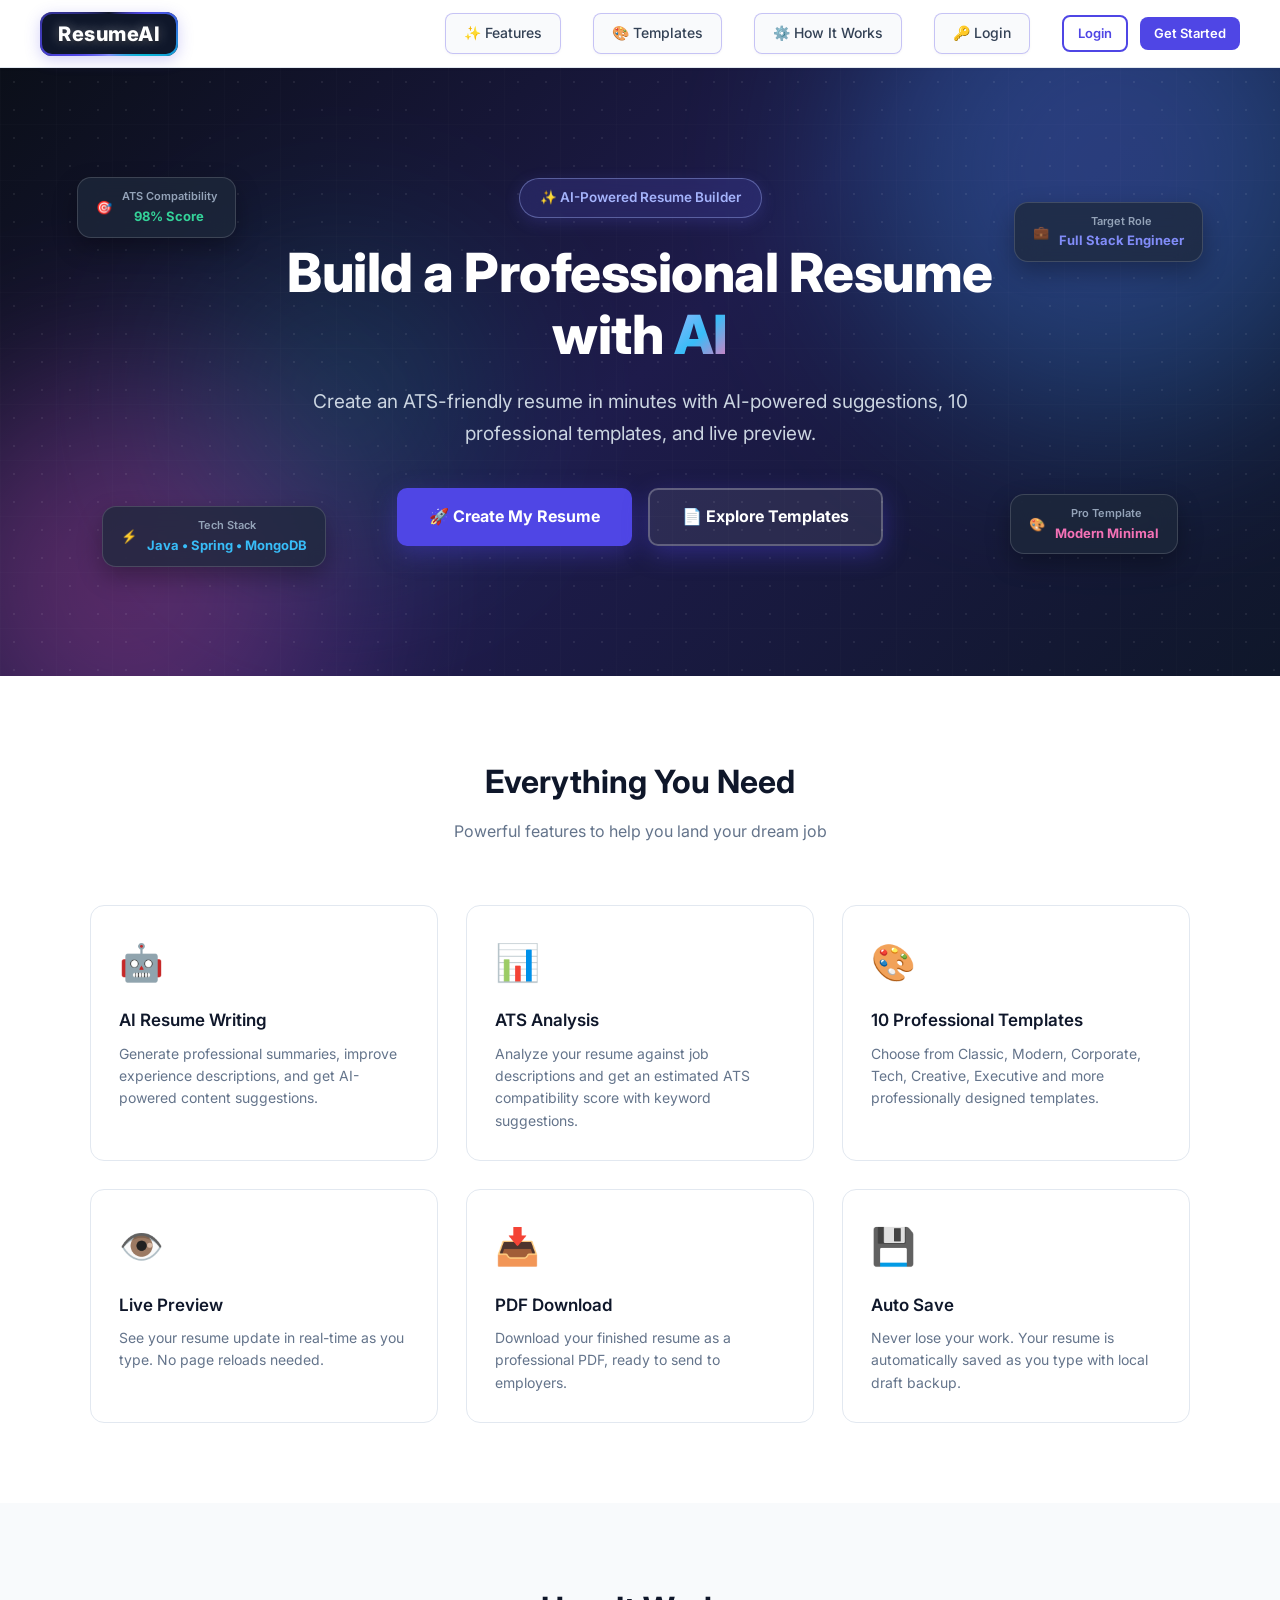
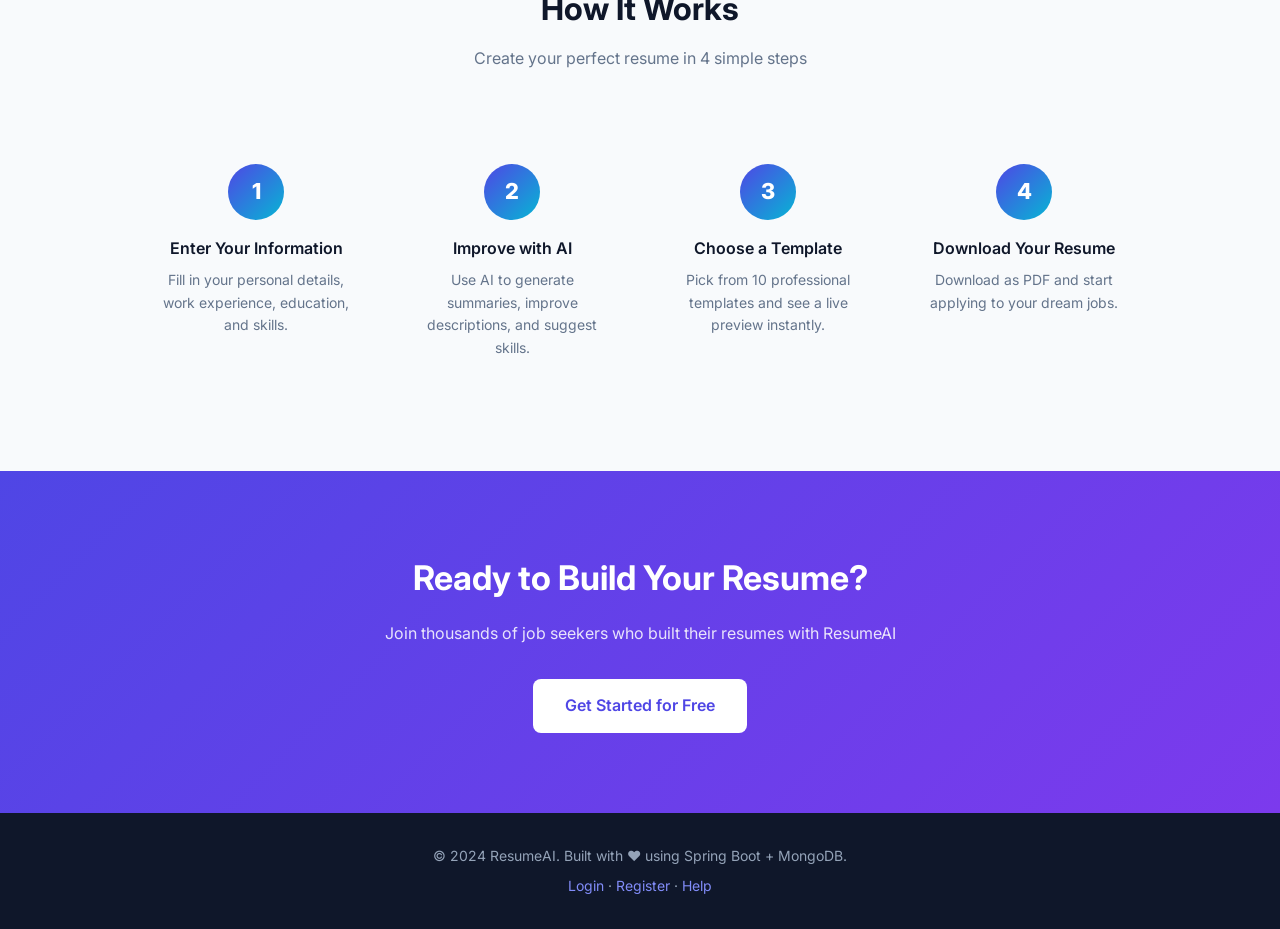
<file: frontend/index.html>
<!DOCTYPE html>
<html lang="en">

<head>
    <meta charset="UTF-8">
    <meta name="viewport" content="width=device-width, initial-scale=1.0">
    <title>ResumeAI - Build Professional Resumes with AI</title>
    <meta name="description"
        content="Create ATS-friendly professional resumes in minutes with AI-powered suggestions and 10 beautiful templates.">
    <link rel="stylesheet" href="css/style.css">
    <style>
        nav {
            position: sticky;
            top: 0;
            z-index: 100;
            background: rgba(255, 255, 255, 0.95);
            backdrop-filter: blur(10px);
            padding: 0 40px;
            display: flex;
            align-items: center;
            height: 68px;
            border-bottom: 1px solid #e2e8f0;
            box-shadow: 0 1px 3px rgba(0, 0, 0, 0.05);
        }

        .nav-logo {
            font-size: 22px;
            font-weight: 800;
            background: linear-gradient(135deg, #4f46e5, #06b6d4);
            -webkit-background-clip: text;
            -webkit-text-fill-color: transparent;
            background-clip: text;
            margin-right: auto;
        }

        .nav-links {
            display: flex;
            align-items: center;
            gap: 32px;
            margin-right: 32px;
        }

        .nav-links a {
            font-size: 14px;
            font-weight: 500;
            color: #334155;
            transition: color 0.2s;
        }

        .nav-links a:hover {
            color: #4f46e5;
        }

        .nav-actions {
            display: flex;
            gap: 12px;
            align-items: center;
        }

        .nav-hamburger {
            display: none;
            background: none;
            border: none;
            font-size: 22px;
            cursor: pointer;
        }

        .hero {
            background: linear-gradient(135deg, #0b0f19 0%, #1e1b4b 50%, #0f172a 100%);
            color: white;
            padding: 110px 40px 130px;
            text-align: center;
            position: relative;
            overflow: hidden;
        }

        .hero-decorations {
            position: absolute;
            inset: 0;
            pointer-events: none;
            overflow: hidden;
        }

        .hero-orb {
            position: absolute;
            border-radius: 50%;
            filter: blur(90px);
            opacity: 0.35;
            animation: heroOrbFloat 14s ease-in-out infinite alternate;
        }

        .hero-orb-1 {
            width: 500px;
            height: 500px;
            background: radial-gradient(circle, #6366f1, #06b6d4);
            top: -150px;
            right: -80px;
        }

        .hero-orb-2 {
            width: 420px;
            height: 420px;
            background: radial-gradient(circle, #ec4899, #8b5cf6);
            bottom: -120px;
            left: -80px;
            animation-duration: 18s;
            animation-direction: alternate-reverse;
        }

        .hero-orb-3 {
            width: 300px;
            height: 300px;
            background: radial-gradient(circle, #10b981, #3b82f6);
            top: 30%;
            left: 15%;
            opacity: 0.2;
        }

        .hero-grid {
            position: absolute;
            inset: 0;
            background-image:
                radial-gradient(rgba(255, 255, 255, 0.1) 1.2px, transparent 1.2px),
                linear-gradient(to right, rgba(255, 255, 255, 0.02) 1px, transparent 1px),
                linear-gradient(to bottom, rgba(255, 255, 255, 0.02) 1px, transparent 1px);
            background-size: 28px 28px, 56px 56px, 56px 56px;
            opacity: 0.7;
        }

        @keyframes heroOrbFloat {
            0% {
                transform: translate(0, 0) scale(1);
            }

            50% {
                transform: translate(25px, -30px) scale(1.06);
            }

            100% {
                transform: translate(-20px, 20px) scale(0.96);
            }
        }

        .hero-content {
            position: relative;
            z-index: 2;
            max-width: 760px;
            margin: 0 auto;
        }

        .hero-badge {
            display: inline-flex;
            align-items: center;
            gap: 8px;
            background: rgba(99, 102, 241, 0.18);
            border: 1px solid rgba(165, 180, 252, 0.4);
            color: #a5b4fc;
            padding: 8px 20px;
            border-radius: 30px;
            font-size: 13.5px;
            font-weight: 600;
            margin-bottom: 24px;
            backdrop-filter: blur(10px);
            box-shadow: 0 4px 16px rgba(99, 102, 241, 0.2);
        }

        .hero h1 {
            font-size: 54px;
            font-weight: 800;
            line-height: 1.15;
            margin-bottom: 20px;
            letter-spacing: -0.5px;
        }

        .hero h1 span {
            background: linear-gradient(135deg, #a5b4fc, #38bdf8, #f472b6);
            -webkit-background-clip: text;
            -webkit-text-fill-color: transparent;
            background-clip: text;
        }

        .hero p {
            font-size: 19px;
            color: #cbd5e1;
            margin-bottom: 38px;
            line-height: 1.7;
            font-weight: 400;
        }

        .hero-actions {
            display: flex;
            gap: 16px;
            justify-content: center;
            flex-wrap: wrap;
        }

        .hero-actions .btn-lg {
            border-radius: 10px;
            font-weight: 700;
            box-shadow: 0 8px 25px rgba(79, 70, 229, 0.35);
        }

        /* Floating Career-Themed Elements */
        .floating-career-tag {
            position: absolute;
            background: rgba(30, 41, 59, 0.75);
            backdrop-filter: blur(12px);
            border: 1px solid rgba(255, 255, 255, 0.15);
            border-radius: 14px;
            padding: 10px 18px;
            color: #ffffff;
            font-size: 13px;
            font-weight: 600;
            display: flex;
            align-items: center;
            gap: 10px;
            box-shadow: 0 10px 25px rgba(0, 0, 0, 0.3);
            pointer-events: none;
            z-index: 1;
            animation: floatTag 6s ease-in-out infinite alternate;
        }

        .tag-1 {
            top: 18%;
            left: 6%;
            animation-delay: 0s;
        }

        .tag-2 {
            top: 22%;
            right: 6%;
            animation-delay: 1.5s;
        }

        .tag-3 {
            bottom: 18%;
            left: 8%;
            animation-delay: 3s;
        }

        .tag-4 {
            bottom: 20%;
            right: 8%;
            animation-delay: 4.5s;
        }

        @keyframes floatTag {
            0% {
                transform: translateY(0px) rotate(0deg);
            }

            50% {
                transform: translateY(-12px) rotate(1deg);
            }

            100% {
                transform: translateY(6px) rotate(-1deg);
            }
        }

        @media (max-width: 1024px) {
            .floating-career-tag {
                display: none;
            }

            .hero h1 {
                font-size: 40px;
            }
        }

        .features {
            padding: 80px 40px;
            background: white;
        }

        .features h2 {
            text-align: center;
            font-size: 32px;
            font-weight: 700;
            margin-bottom: 12px;
        }

        .features .subtitle {
            text-align: center;
            color: #64748b;
            font-size: 16px;
            margin-bottom: 60px;
        }

        .features-grid {
            display: grid;
            grid-template-columns: repeat(auto-fit, minmax(280px, 1fr));
            gap: 28px;
            max-width: 1100px;
            margin: 0 auto;
        }

        .feature-card {
            padding: 28px;
            border-radius: 14px;
            border: 1px solid #e2e8f0;
            transition: all 0.3s;
        }

        .feature-card:hover {
            border-color: #4f46e5;
            box-shadow: 0 8px 24px rgba(79, 70, 229, 0.1);
            transform: translateY(-3px);
        }

        .feature-icon {
            font-size: 36px;
            margin-bottom: 16px;
        }

        .feature-card h3 {
            font-size: 17px;
            font-weight: 600;
            margin-bottom: 8px;
        }

        .feature-card p {
            color: #64748b;
            font-size: 14px;
            line-height: 1.6;
        }

        .how-it-works {
            padding: 80px 40px;
            background: #f8fafc;
        }

        .how-it-works h2 {
            text-align: center;
            font-size: 32px;
            font-weight: 700;
            margin-bottom: 12px;
        }

        .how-it-works .subtitle {
            text-align: center;
            color: #64748b;
            font-size: 16px;
            margin-bottom: 60px;
        }

        .steps-grid {
            display: grid;
            grid-template-columns: repeat(auto-fit, minmax(220px, 1fr));
            gap: 24px;
            max-width: 1000px;
            margin: 0 auto;
        }

        .step-card {
            text-align: center;
            padding: 32px 20px;
        }

        .step-number {
            width: 56px;
            height: 56px;
            background: linear-gradient(135deg, #4f46e5, #06b6d4);
            color: white;
            font-size: 22px;
            font-weight: 800;
            border-radius: 50%;
            display: flex;
            align-items: center;
            justify-content: center;
            margin: 0 auto 16px;
        }

        .step-card h3 {
            font-size: 16px;
            font-weight: 600;
            margin-bottom: 8px;
        }

        .step-card p {
            color: #64748b;
            font-size: 14px;
        }

        .cta-section {
            background: linear-gradient(135deg, #4f46e5, #7c3aed);
            color: white;
            padding: 80px 40px;
            text-align: center;
        }

        .cta-section h2 {
            font-size: 34px;
            font-weight: 700;
            margin-bottom: 16px;
        }

        .cta-section p {
            font-size: 16px;
            opacity: 0.85;
            margin-bottom: 32px;
        }

        footer {
            background: #0f172a;
            color: #94a3b8;
            text-align: center;
            padding: 32px;
            font-size: 14px;
        }

        footer a {
            color: #818cf8;
        }
    </style>
</head>

<body>
    <nav>
        <div class="nav-logo">
            <a href="index.html" class="animated-logo-light">
                <span class="logo-text">ResumeAI</span>
            </a>
        </div>
        <div class="nav-links" id="navLinks">
            <a href="#features" class="nav-rect-box">✨ Features</a>
            <a href="#templates" class="nav-rect-box" onclick="window.location.href='templates.html'; return false;">🎨
                Templates</a>
            <a href="#how-it-works" class="nav-rect-box">⚙️ How It Works</a>
            <a href="login.html" class="nav-rect-box">🔑 Login</a>
        </div>
        <div class="nav-actions">
            <a href="login.html" class="btn btn-secondary btn-sm" style="border-radius: 8px;">Login</a>
            <a href="register.html" class="btn btn-primary btn-sm" style="border-radius: 8px;">Get Started</a>
        </div>
        <button class="nav-hamburger" id="hamburger" onclick="toggleNav()">☰</button>
    </nav>

    <section class="hero">
        <div class="hero-decorations">
            <div class="hero-orb hero-orb-1"></div>
            <div class="hero-orb hero-orb-2"></div>
            <div class="hero-orb hero-orb-3"></div>
            <div class="hero-grid"></div>
        </div>

        <!-- Floating Career & ATS Themed Badges -->
        <div class="floating-career-tag tag-1">
            <span>🎯</span>
            <div>
                <div style="font-size:11px; color:#94a3b8;">ATS Compatibility</div>
                <div style="color:#34d399; font-weight:700;">98% Score</div>
            </div>
        </div>

        <div class="floating-career-tag tag-2">
            <span>💼</span>
            <div>
                <div style="font-size:11px; color:#94a3b8;">Target Role</div>
                <div style="color:#818cf8; font-weight:700;">Full Stack Engineer</div>
            </div>
        </div>

        <div class="floating-career-tag tag-3">
            <span>⚡</span>
            <div>
                <div style="font-size:11px; color:#94a3b8;">Tech Stack</div>
                <div style="color:#38bdf8; font-weight:700;">Java • Spring • MongoDB</div>
            </div>
        </div>

        <div class="floating-career-tag tag-4">
            <span>🎨</span>
            <div>
                <div style="font-size:11px; color:#94a3b8;">Pro Template</div>
                <div style="color:#f472b6; font-weight:700;">Modern Minimal</div>
            </div>
        </div>

        <div class="hero-content">
            <div class="hero-badge">✨ AI-Powered Resume Builder</div>
            <h1>Build a Professional Resume with <span>AI</span></h1>
            <p>Create an ATS-friendly resume in minutes with AI-powered suggestions, 10 professional templates, and live
                preview.</p>
            <div class="hero-actions">
                <a href="register.html" class="btn btn-primary btn-lg">🚀 Create My Resume</a>
                <a href="templates.html" class="btn btn-secondary btn-lg"
                    style="background: rgba(255,255,255,0.08); color:white; border-color: rgba(255,255,255,0.25);">📄
                    Explore Templates</a>
            </div>
        </div>
    </section>

    <section class="features" id="features">
        <h2>Everything You Need</h2>
        <p class="subtitle">Powerful features to help you land your dream job</p>
        <div class="features-grid">
            <div class="feature-card">
                <div class="feature-icon">🤖</div>
                <h3>AI Resume Writing</h3>
                <p>Generate professional summaries, improve experience descriptions, and get AI-powered content
                    suggestions.</p>
            </div>
            <div class="feature-card">
                <div class="feature-icon">📊</div>
                <h3>ATS Analysis</h3>
                <p>Analyze your resume against job descriptions and get an estimated ATS compatibility score with
                    keyword suggestions.</p>
            </div>
            <div class="feature-card">
                <div class="feature-icon">🎨</div>
                <h3>10 Professional Templates</h3>
                <p>Choose from Classic, Modern, Corporate, Tech, Creative, Executive and more professionally designed
                    templates.</p>
            </div>
            <div class="feature-card">
                <div class="feature-icon">👁️</div>
                <h3>Live Preview</h3>
                <p>See your resume update in real-time as you type. No page reloads needed.</p>
            </div>
            <div class="feature-card">
                <div class="feature-icon">📥</div>
                <h3>PDF Download</h3>
                <p>Download your finished resume as a professional PDF, ready to send to employers.</p>
            </div>
            <div class="feature-card">
                <div class="feature-icon">💾</div>
                <h3>Auto Save</h3>
                <p>Never lose your work. Your resume is automatically saved as you type with local draft backup.</p>
            </div>
        </div>
    </section>

    <section class="how-it-works" id="how-it-works">
        <h2>How It Works</h2>
        <p class="subtitle">Create your perfect resume in 4 simple steps</p>
        <div class="steps-grid">
            <div class="step-card">
                <div class="step-number">1</div>
                <h3>Enter Your Information</h3>
                <p>Fill in your personal details, work experience, education, and skills.</p>
            </div>
            <div class="step-card">
                <div class="step-number">2</div>
                <h3>Improve with AI</h3>
                <p>Use AI to generate summaries, improve descriptions, and suggest skills.</p>
            </div>
            <div class="step-card">
                <div class="step-number">3</div>
                <h3>Choose a Template</h3>
                <p>Pick from 10 professional templates and see a live preview instantly.</p>
            </div>
            <div class="step-card">
                <div class="step-number">4</div>
                <h3>Download Your Resume</h3>
                <p>Download as PDF and start applying to your dream jobs.</p>
            </div>
        </div>
    </section>

    <section class="cta-section">
        <h2>Ready to Build Your Resume?</h2>
        <p>Join thousands of job seekers who built their resumes with ResumeAI</p>
        <a href="register.html" class="btn btn-primary btn-lg" style="background: white; color: #4f46e5;">Get Started
            for Free</a>
    </section>

    <footer>
        <p>© 2024 ResumeAI. Built with ❤️ using Spring Boot + MongoDB.</p>
        <p style="margin-top: 8px;"><a href="login.html">Login</a> · <a href="register.html">Register</a> · <a
                href="help.html">Help</a></p>
    </footer>

    <script>
        function toggleNav() {
            document.getElementById('navLinks').classList.toggle('open');
        }
        const token = localStorage.getItem('token');
        if (token) {
            document.querySelector('.nav-actions').innerHTML = '<a href="dashboard.html" class="btn btn-primary btn-sm">Dashboard →</a>';
        }
    </script>
</body>

</html>
</file>
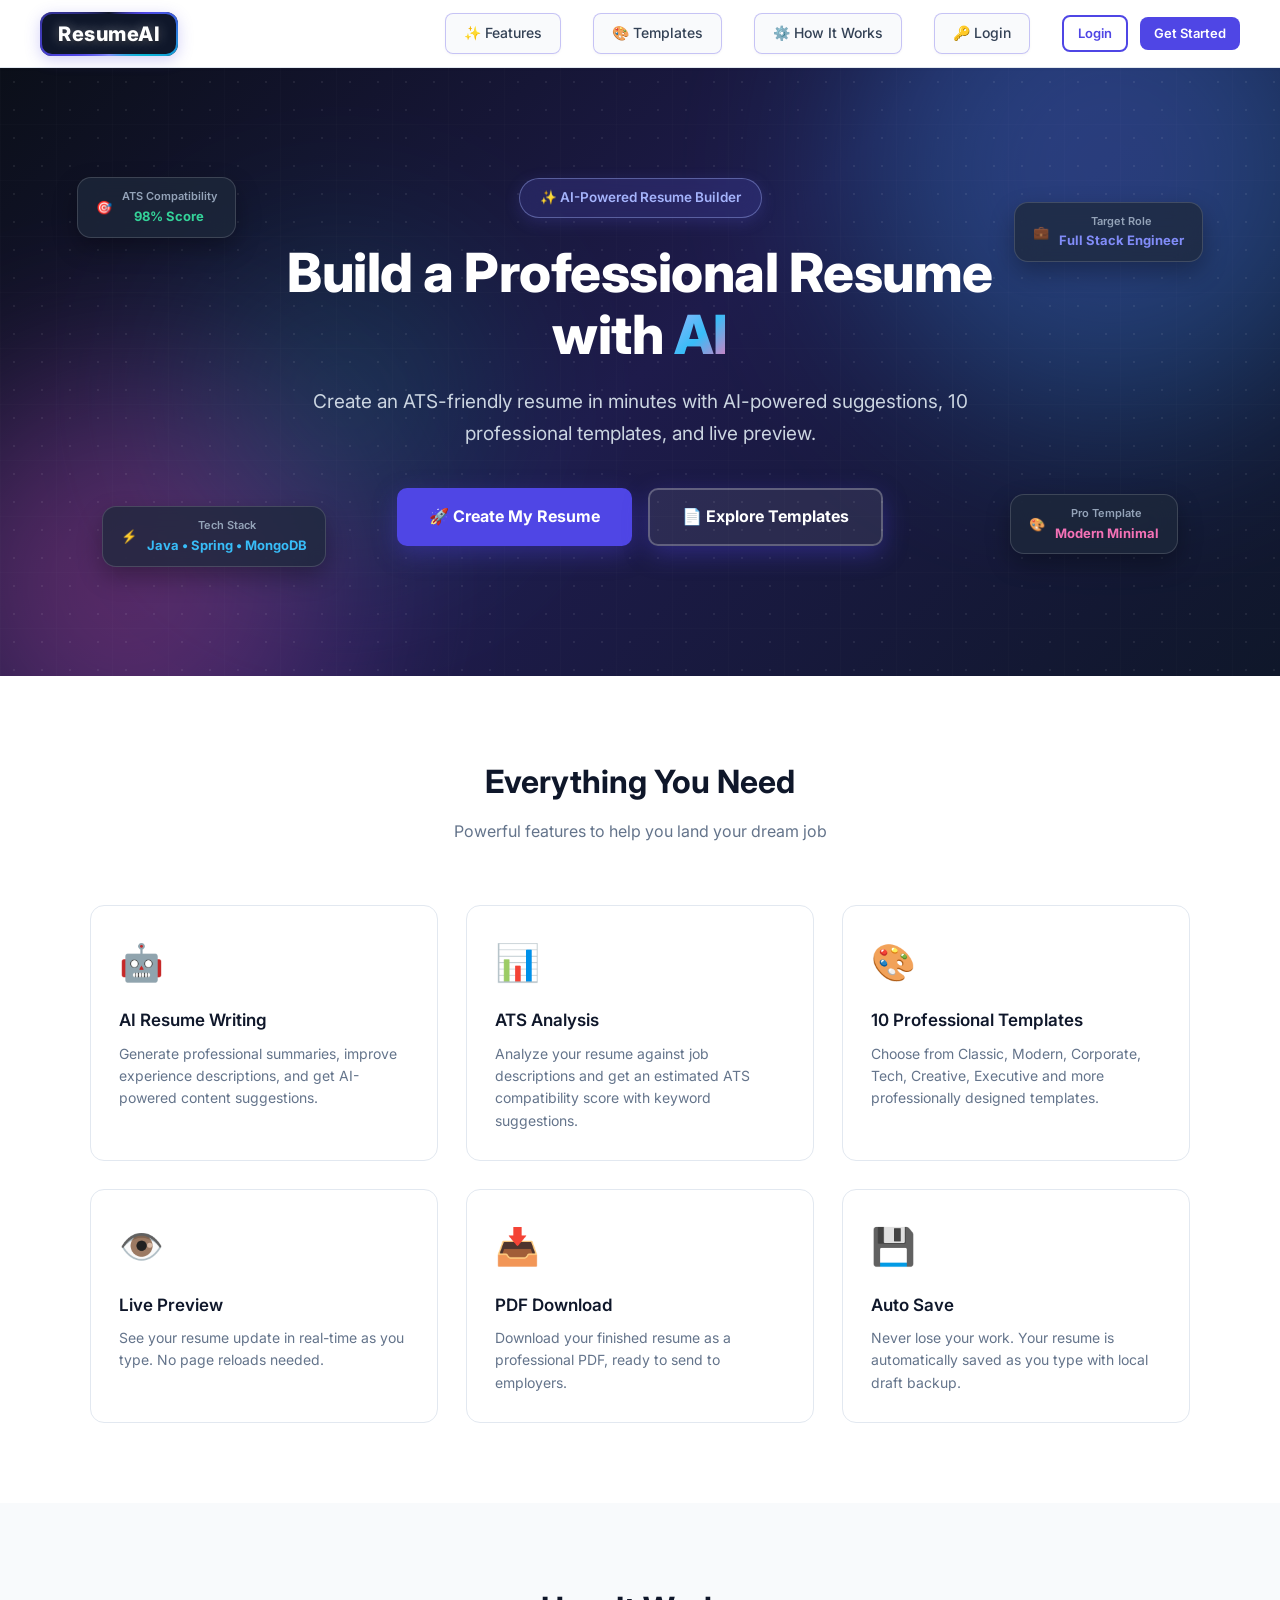
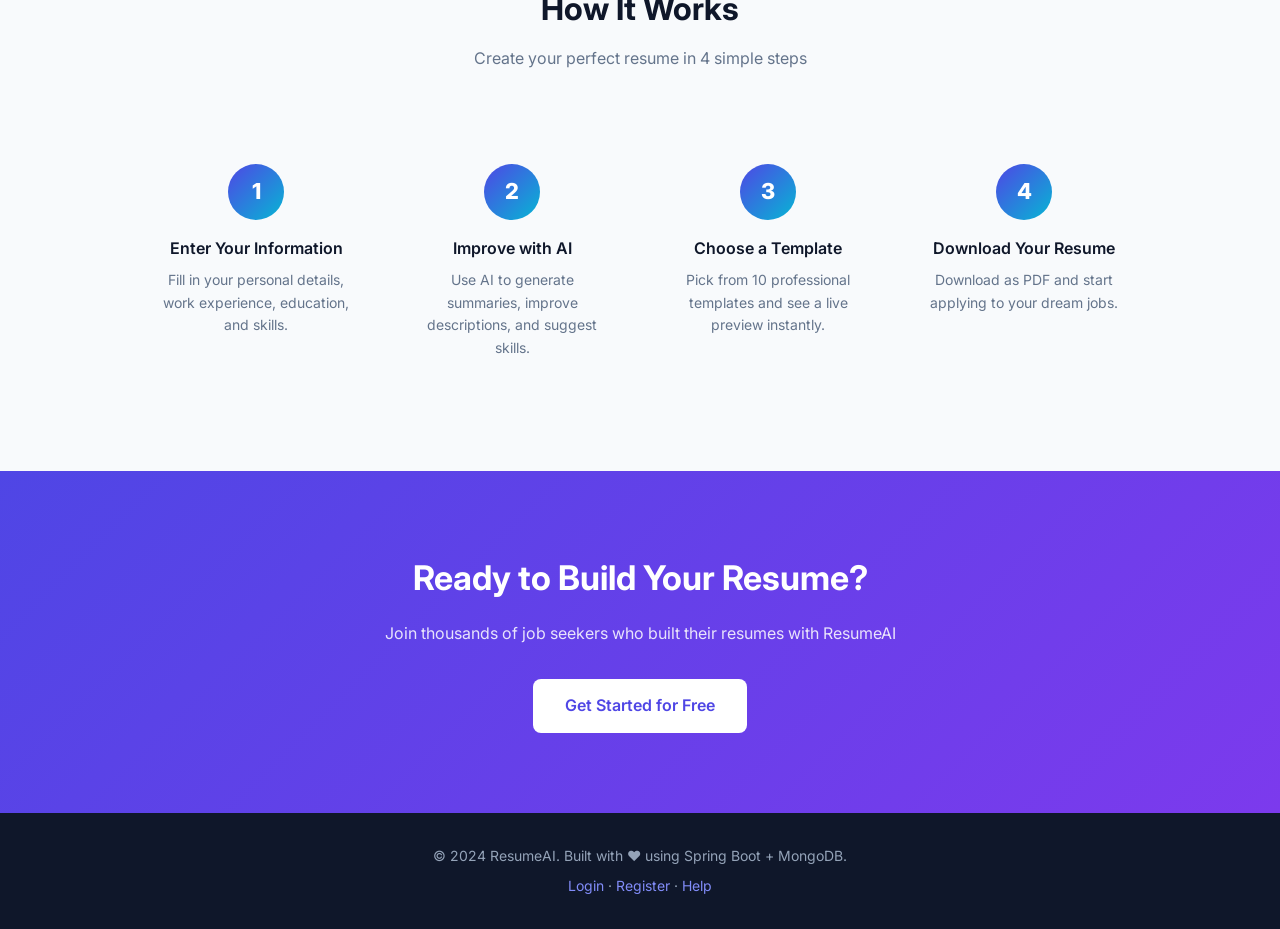
<file: Ai resume builder/frontend/index.html>
<!DOCTYPE html>
<html lang="en">

<head>
    <meta charset="UTF-8">
    <meta name="viewport" content="width=device-width, initial-scale=1.0">
    <title>ResumeAI - Build Professional Resumes with AI</title>
    <meta name="description"
        content="Create ATS-friendly professional resumes in minutes with AI-powered suggestions and 10 beautiful templates.">
    <link rel="stylesheet" href="css/style.css">
    <style>
        nav {
            position: sticky;
            top: 0;
            z-index: 100;
            background: rgba(255, 255, 255, 0.95);
            backdrop-filter: blur(10px);
            padding: 0 40px;
            display: flex;
            align-items: center;
            height: 68px;
            border-bottom: 1px solid #e2e8f0;
            box-shadow: 0 1px 3px rgba(0, 0, 0, 0.05);
        }

        .nav-logo {
            font-size: 22px;
            font-weight: 800;
            background: linear-gradient(135deg, #4f46e5, #06b6d4);
            -webkit-background-clip: text;
            -webkit-text-fill-color: transparent;
            background-clip: text;
            margin-right: auto;
        }

        .nav-links {
            display: flex;
            align-items: center;
            gap: 32px;
            margin-right: 32px;
        }

        .nav-links a {
            font-size: 14px;
            font-weight: 500;
            color: #334155;
            transition: color 0.2s;
        }

        .nav-links a:hover {
            color: #4f46e5;
        }

        .nav-actions {
            display: flex;
            gap: 12px;
            align-items: center;
        }

        .nav-hamburger {
            display: none;
            background: none;
            border: none;
            font-size: 22px;
            cursor: pointer;
        }

        .hero {
            background: linear-gradient(135deg, #0b0f19 0%, #1e1b4b 50%, #0f172a 100%);
            color: white;
            padding: 110px 40px 130px;
            text-align: center;
            position: relative;
            overflow: hidden;
        }

        .hero-decorations {
            position: absolute;
            inset: 0;
            pointer-events: none;
            overflow: hidden;
        }

        .hero-orb {
            position: absolute;
            border-radius: 50%;
            filter: blur(90px);
            opacity: 0.35;
            animation: heroOrbFloat 14s ease-in-out infinite alternate;
        }

        .hero-orb-1 {
            width: 500px;
            height: 500px;
            background: radial-gradient(circle, #6366f1, #06b6d4);
            top: -150px;
            right: -80px;
        }

        .hero-orb-2 {
            width: 420px;
            height: 420px;
            background: radial-gradient(circle, #ec4899, #8b5cf6);
            bottom: -120px;
            left: -80px;
            animation-duration: 18s;
            animation-direction: alternate-reverse;
        }

        .hero-orb-3 {
            width: 300px;
            height: 300px;
            background: radial-gradient(circle, #10b981, #3b82f6);
            top: 30%;
            left: 15%;
            opacity: 0.2;
        }

        .hero-grid {
            position: absolute;
            inset: 0;
            background-image:
                radial-gradient(rgba(255, 255, 255, 0.1) 1.2px, transparent 1.2px),
                linear-gradient(to right, rgba(255, 255, 255, 0.02) 1px, transparent 1px),
                linear-gradient(to bottom, rgba(255, 255, 255, 0.02) 1px, transparent 1px);
            background-size: 28px 28px, 56px 56px, 56px 56px;
            opacity: 0.7;
        }

        @keyframes heroOrbFloat {
            0% {
                transform: translate(0, 0) scale(1);
            }

            50% {
                transform: translate(25px, -30px) scale(1.06);
            }

            100% {
                transform: translate(-20px, 20px) scale(0.96);
            }
        }

        .hero-content {
            position: relative;
            z-index: 2;
            max-width: 760px;
            margin: 0 auto;
        }

        .hero-badge {
            display: inline-flex;
            align-items: center;
            gap: 8px;
            background: rgba(99, 102, 241, 0.18);
            border: 1px solid rgba(165, 180, 252, 0.4);
            color: #a5b4fc;
            padding: 8px 20px;
            border-radius: 30px;
            font-size: 13.5px;
            font-weight: 600;
            margin-bottom: 24px;
            backdrop-filter: blur(10px);
            box-shadow: 0 4px 16px rgba(99, 102, 241, 0.2);
        }

        .hero h1 {
            font-size: 54px;
            font-weight: 800;
            line-height: 1.15;
            margin-bottom: 20px;
            letter-spacing: -0.5px;
        }

        .hero h1 span {
            background: linear-gradient(135deg, #a5b4fc, #38bdf8, #f472b6);
            -webkit-background-clip: text;
            -webkit-text-fill-color: transparent;
            background-clip: text;
        }

        .hero p {
            font-size: 19px;
            color: #cbd5e1;
            margin-bottom: 38px;
            line-height: 1.7;
            font-weight: 400;
        }

        .hero-actions {
            display: flex;
            gap: 16px;
            justify-content: center;
            flex-wrap: wrap;
        }

        .hero-actions .btn-lg {
            border-radius: 10px;
            font-weight: 700;
            box-shadow: 0 8px 25px rgba(79, 70, 229, 0.35);
        }

        /* Floating Career-Themed Elements */
        .floating-career-tag {
            position: absolute;
            background: rgba(30, 41, 59, 0.75);
            backdrop-filter: blur(12px);
            border: 1px solid rgba(255, 255, 255, 0.15);
            border-radius: 14px;
            padding: 10px 18px;
            color: #ffffff;
            font-size: 13px;
            font-weight: 600;
            display: flex;
            align-items: center;
            gap: 10px;
            box-shadow: 0 10px 25px rgba(0, 0, 0, 0.3);
            pointer-events: none;
            z-index: 1;
            animation: floatTag 6s ease-in-out infinite alternate;
        }

        .tag-1 {
            top: 18%;
            left: 6%;
            animation-delay: 0s;
        }

        .tag-2 {
            top: 22%;
            right: 6%;
            animation-delay: 1.5s;
        }

        .tag-3 {
            bottom: 18%;
            left: 8%;
            animation-delay: 3s;
        }

        .tag-4 {
            bottom: 20%;
            right: 8%;
            animation-delay: 4.5s;
        }

        @keyframes floatTag {
            0% {
                transform: translateY(0px) rotate(0deg);
            }

            50% {
                transform: translateY(-12px) rotate(1deg);
            }

            100% {
                transform: translateY(6px) rotate(-1deg);
            }
        }

        @media (max-width: 1024px) {
            .floating-career-tag {
                display: none;
            }

            .hero h1 {
                font-size: 40px;
            }
        }

        .features {
            padding: 80px 40px;
            background: white;
        }

        .features h2 {
            text-align: center;
            font-size: 32px;
            font-weight: 700;
            margin-bottom: 12px;
        }

        .features .subtitle {
            text-align: center;
            color: #64748b;
            font-size: 16px;
            margin-bottom: 60px;
        }

        .features-grid {
            display: grid;
            grid-template-columns: repeat(auto-fit, minmax(280px, 1fr));
            gap: 28px;
            max-width: 1100px;
            margin: 0 auto;
        }

        .feature-card {
            padding: 28px;
            border-radius: 14px;
            border: 1px solid #e2e8f0;
            transition: all 0.3s;
        }

        .feature-card:hover {
            border-color: #4f46e5;
            box-shadow: 0 8px 24px rgba(79, 70, 229, 0.1);
            transform: translateY(-3px);
        }

        .feature-icon {
            font-size: 36px;
            margin-bottom: 16px;
        }

        .feature-card h3 {
            font-size: 17px;
            font-weight: 600;
            margin-bottom: 8px;
        }

        .feature-card p {
            color: #64748b;
            font-size: 14px;
            line-height: 1.6;
        }

        .how-it-works {
            padding: 80px 40px;
            background: #f8fafc;
        }

        .how-it-works h2 {
            text-align: center;
            font-size: 32px;
            font-weight: 700;
            margin-bottom: 12px;
        }

        .how-it-works .subtitle {
            text-align: center;
            color: #64748b;
            font-size: 16px;
            margin-bottom: 60px;
        }

        .steps-grid {
            display: grid;
            grid-template-columns: repeat(auto-fit, minmax(220px, 1fr));
            gap: 24px;
            max-width: 1000px;
            margin: 0 auto;
        }

        .step-card {
            text-align: center;
            padding: 32px 20px;
        }

        .step-number {
            width: 56px;
            height: 56px;
            background: linear-gradient(135deg, #4f46e5, #06b6d4);
            color: white;
            font-size: 22px;
            font-weight: 800;
            border-radius: 50%;
            display: flex;
            align-items: center;
            justify-content: center;
            margin: 0 auto 16px;
        }

        .step-card h3 {
            font-size: 16px;
            font-weight: 600;
            margin-bottom: 8px;
        }

        .step-card p {
            color: #64748b;
            font-size: 14px;
        }

        .cta-section {
            background: linear-gradient(135deg, #4f46e5, #7c3aed);
            color: white;
            padding: 80px 40px;
            text-align: center;
        }

        .cta-section h2 {
            font-size: 34px;
            font-weight: 700;
            margin-bottom: 16px;
        }

        .cta-section p {
            font-size: 16px;
            opacity: 0.85;
            margin-bottom: 32px;
        }

        footer {
            background: #0f172a;
            color: #94a3b8;
            text-align: center;
            padding: 32px;
            font-size: 14px;
        }

        footer a {
            color: #818cf8;
        }
    </style>
</head>

<body>
    <nav>
        <div class="nav-logo">
            <a href="index.html" class="animated-logo-light">
                <span class="logo-text">ResumeAI</span>
            </a>
        </div>
        <div class="nav-links" id="navLinks">
            <a href="#features" class="nav-rect-box">✨ Features</a>
            <a href="#templates" class="nav-rect-box" onclick="window.location.href='templates.html'; return false;">🎨
                Templates</a>
            <a href="#how-it-works" class="nav-rect-box">⚙️ How It Works</a>
            <a href="login.html" class="nav-rect-box">🔑 Login</a>
        </div>
        <div class="nav-actions">
            <a href="login.html" class="btn btn-secondary btn-sm" style="border-radius: 8px;">Login</a>
            <a href="register.html" class="btn btn-primary btn-sm" style="border-radius: 8px;">Get Started</a>
        </div>
        <button class="nav-hamburger" id="hamburger" onclick="toggleNav()">☰</button>
    </nav>

    <section class="hero">
        <div class="hero-decorations">
            <div class="hero-orb hero-orb-1"></div>
            <div class="hero-orb hero-orb-2"></div>
            <div class="hero-orb hero-orb-3"></div>
            <div class="hero-grid"></div>
        </div>

        <!-- Floating Career & ATS Themed Badges -->
        <div class="floating-career-tag tag-1">
            <span>🎯</span>
            <div>
                <div style="font-size:11px; color:#94a3b8;">ATS Compatibility</div>
                <div style="color:#34d399; font-weight:700;">98% Score</div>
            </div>
        </div>

        <div class="floating-career-tag tag-2">
            <span>💼</span>
            <div>
                <div style="font-size:11px; color:#94a3b8;">Target Role</div>
                <div style="color:#818cf8; font-weight:700;">Full Stack Engineer</div>
            </div>
        </div>

        <div class="floating-career-tag tag-3">
            <span>⚡</span>
            <div>
                <div style="font-size:11px; color:#94a3b8;">Tech Stack</div>
                <div style="color:#38bdf8; font-weight:700;">Java • Spring • MongoDB</div>
            </div>
        </div>

        <div class="floating-career-tag tag-4">
            <span>🎨</span>
            <div>
                <div style="font-size:11px; color:#94a3b8;">Pro Template</div>
                <div style="color:#f472b6; font-weight:700;">Modern Minimal</div>
            </div>
        </div>

        <div class="hero-content">
            <div class="hero-badge">✨ AI-Powered Resume Builder</div>
            <h1>Build a Professional Resume with <span>AI</span></h1>
            <p>Create an ATS-friendly resume in minutes with AI-powered suggestions, 10 professional templates, and live
                preview.</p>
            <div class="hero-actions">
                <a href="register.html" class="btn btn-primary btn-lg">🚀 Create My Resume</a>
                <a href="templates.html" class="btn btn-secondary btn-lg"
                    style="background: rgba(255,255,255,0.08); color:white; border-color: rgba(255,255,255,0.25);">📄
                    Explore Templates</a>
            </div>
        </div>
    </section>

    <section class="features" id="features">
        <h2>Everything You Need</h2>
        <p class="subtitle">Powerful features to help you land your dream job</p>
        <div class="features-grid">
            <div class="feature-card">
                <div class="feature-icon">🤖</div>
                <h3>AI Resume Writing</h3>
                <p>Generate professional summaries, improve experience descriptions, and get AI-powered content
                    suggestions.</p>
            </div>
            <div class="feature-card">
                <div class="feature-icon">📊</div>
                <h3>ATS Analysis</h3>
                <p>Analyze your resume against job descriptions and get an estimated ATS compatibility score with
                    keyword suggestions.</p>
            </div>
            <div class="feature-card">
                <div class="feature-icon">🎨</div>
                <h3>10 Professional Templates</h3>
                <p>Choose from Classic, Modern, Corporate, Tech, Creative, Executive and more professionally designed
                    templates.</p>
            </div>
            <div class="feature-card">
                <div class="feature-icon">👁️</div>
                <h3>Live Preview</h3>
                <p>See your resume update in real-time as you type. No page reloads needed.</p>
            </div>
            <div class="feature-card">
                <div class="feature-icon">📥</div>
                <h3>PDF Download</h3>
                <p>Download your finished resume as a professional PDF, ready to send to employers.</p>
            </div>
            <div class="feature-card">
                <div class="feature-icon">💾</div>
                <h3>Auto Save</h3>
                <p>Never lose your work. Your resume is automatically saved as you type with local draft backup.</p>
            </div>
        </div>
    </section>

    <section class="how-it-works" id="how-it-works">
        <h2>How It Works</h2>
        <p class="subtitle">Create your perfect resume in 4 simple steps</p>
        <div class="steps-grid">
            <div class="step-card">
                <div class="step-number">1</div>
                <h3>Enter Your Information</h3>
                <p>Fill in your personal details, work experience, education, and skills.</p>
            </div>
            <div class="step-card">
                <div class="step-number">2</div>
                <h3>Improve with AI</h3>
                <p>Use AI to generate summaries, improve descriptions, and suggest skills.</p>
            </div>
            <div class="step-card">
                <div class="step-number">3</div>
                <h3>Choose a Template</h3>
                <p>Pick from 10 professional templates and see a live preview instantly.</p>
            </div>
            <div class="step-card">
                <div class="step-number">4</div>
                <h3>Download Your Resume</h3>
                <p>Download as PDF and start applying to your dream jobs.</p>
            </div>
        </div>
    </section>

    <section class="cta-section">
        <h2>Ready to Build Your Resume?</h2>
        <p>Join thousands of job seekers who built their resumes with ResumeAI</p>
        <a href="register.html" class="btn btn-primary btn-lg" style="background: white; color: #4f46e5;">Get Started
            for Free</a>
    </section>

    <footer>
        <p>© 2024 ResumeAI. Built with ❤️ using Spring Boot + MongoDB.</p>
        <p style="margin-top: 8px;"><a href="login.html">Login</a> · <a href="register.html">Register</a> · <a
                href="help.html">Help</a></p>
    </footer>

    <script>
        function toggleNav() {
            document.getElementById('navLinks').classList.toggle('open');
        }
        const token = localStorage.getItem('token');
        if (token) {
            document.querySelector('.nav-actions').innerHTML = '<a href="dashboard.html" class="btn btn-primary btn-sm">Dashboard →</a>';
        }
    </script>
    <script type="text/javascript">
        (function (l) {
            if (l.search[1] === "/") {
                var decoded = l.search
                    .slice(1)
                    .split("&")
                    .map(function (s) {
                        return s.replace(/~and~/g, "&");
                    })
                    .join("?");
                window.history.replaceState(
                    null,
                    null,
                    l.pathname.slice(0, -1) + decoded + l.hash
                );
            }
        })(window.location);
    </script>

</body>

</html>
</file>
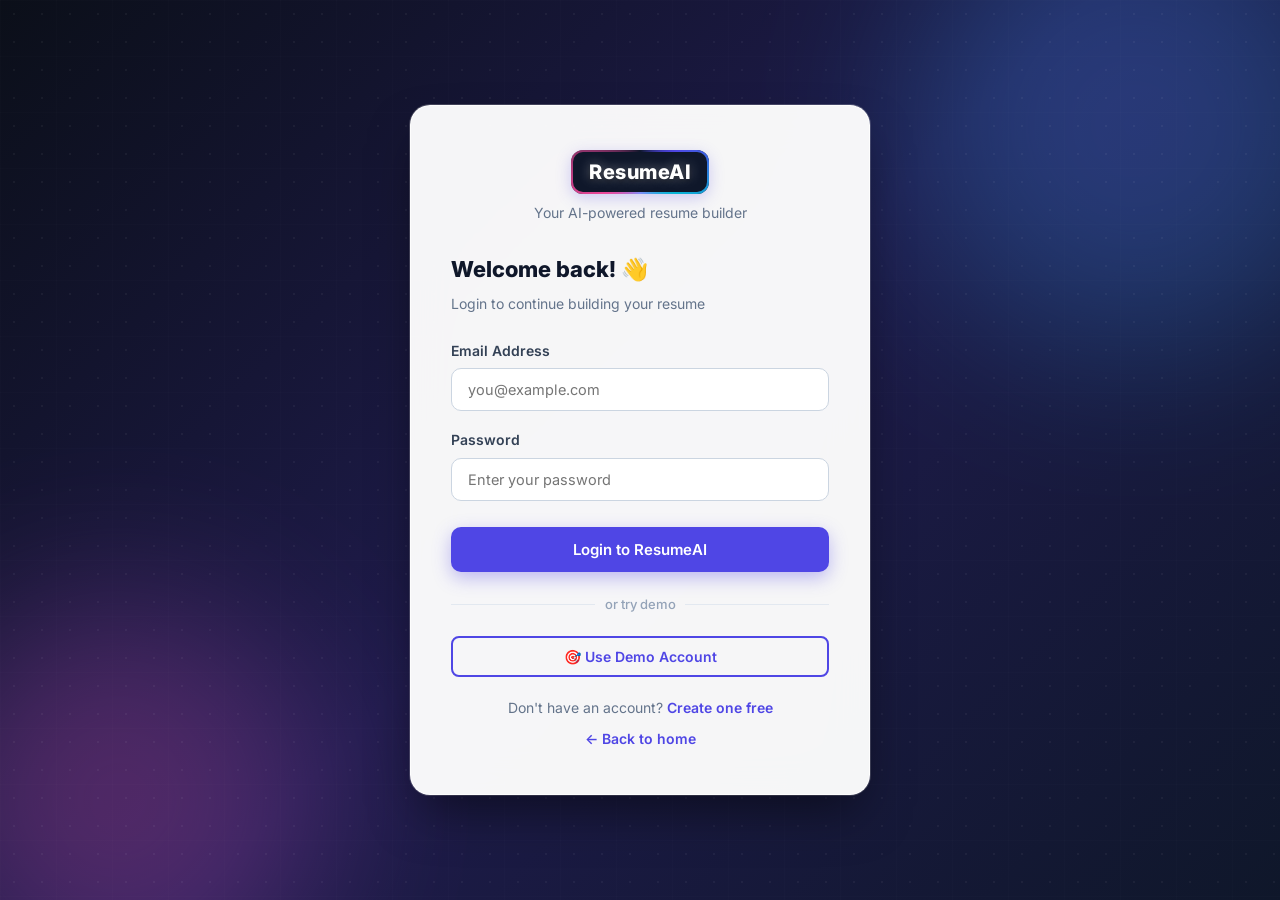
<file: frontend/analyzer.html>
<!DOCTYPE html>
<html lang="en">
<head>
    <meta charset="UTF-8">
    <meta name="viewport" content="width=device-width, initial-scale=1.0">
    <title>ATS Analyzer - ResumeAI</title>
    <link rel="stylesheet" href="css/style.css">
    <link rel="stylesheet" href="css/dashboard.css">
    <link rel="stylesheet" href="css/analyzer.css">
    <link rel="stylesheet" href="css/responsive.css">
<body>
    <!-- Background Animated Decorations -->
    <div class="dashboard-bg-decorations">
        <div class="ambient-orb orb-1"></div>
        <div class="ambient-orb orb-2"></div>
        <div class="ambient-orb orb-3"></div>
        <div class="grid-mesh-overlay"></div>
    </div>

    <div class="dashboard-layout">
        <aside class="sidebar" id="sidebar">
            <div class="sidebar-logo">
                <a href="dashboard.html" class="animated-logo-box">
                    <span class="logo-text">ResumeAI</span>
                </a>
            </div>
            <nav class="sidebar-nav">
                <a href="dashboard.html"><span class="icon">🏠</span> Dashboard</a>
                <a href="builder.html"><span class="icon">✏️</span> Resume Builder</a>
                <a href="templates.html"><span class="icon">🎨</span> Templates</a>
                <a href="analyzer.html" class="active"><span class="icon">📊</span> ATS Analyzer</a>
                <a href="profile.html"><span class="icon">👤</span> Profile</a>
                <a href="help.html"><span class="icon">❓</span> Help</a>
            </nav>
            <div class="sidebar-footer">
                <button class="btn btn-danger btn-sm" style="width:100%;" onclick="logout()">🚪 Logout</button>
            </div>
        </aside>

        <div class="main-content">
            <header class="topbar">
                <button class="menu-toggle" onclick="toggleSidebar()">☰</button>
                <span class="topbar-title">ATS Resume Analyzer</span>
            </header>

            <main class="page-content">
                <div class="page-header">
                    <h1>📊 ATS Resume Analyzer</h1>
                    <p>Check how well your resume matches a job description</p>
                </div>

                <div class="analyzer-layout">
                    <div class="analyzer-form">
                        <div class="alert alert-info">
                            ⚠️ <strong>Note:</strong> This is an <em>Estimated ATS Compatibility Score</em> based on keyword matching. This is not an official score from any company.
                        </div>
                        <h2>📋 Enter Resume & Job Details</h2>
                        <div class="form-group">
                            <label>Select Resume (optional - or paste text below)</label>
                            <select id="resumeSelect" onchange="loadResumeText()">
                                <option value="">-- Select a saved resume --</option>
                            </select>
                        </div>
                        <div class="form-group">
                            <label>Resume Text *</label>
                            <textarea id="resumeText" rows="8" placeholder="Paste your resume content here, or select a resume above..."></textarea>
                        </div>
                        <div class="form-group">
                            <label>Job Description *</label>
                            <textarea id="jobDescription" rows="8" placeholder="Paste the job description you're applying to..."></textarea>
                        </div>
                        <button class="btn btn-primary" onclick="analyzeATS()" id="analyzeBtn">
                            📊 Analyze ATS Compatibility
                        </button>
                    </div>

                    <div class="analyzer-results" id="analyzerResults">
                        <div class="score-section">
                            <h2 style="margin-bottom: 20px;">Your Estimated ATS Score</h2>
                            <div class="score-circle" id="scoreCircle">
                                <span class="score-number" id="scoreNumber">0</span>
                                <span class="score-label">/ 100</span>
                            </div>
                            <p id="scoreSummary" style="color: #64748b; font-size: 14px;"></p>
                            <div class="score-disclaimer">
                                ⚠️ This is an <strong>Estimated ATS Compatibility Score</strong>. Actual ATS scores vary by employer system.
                            </div>
                        </div>

                        <div class="results-grid">
                            <div class="results-card">
                                <h3>✅ Matched Keywords</h3>
                                <div id="matchedKeywords"></div>
                            </div>
                            <div class="results-card">
                                <h3>❌ Missing Keywords</h3>
                                <div id="missingKeywords"></div>
                            </div>
                        </div>

                        <div class="results-grid">
                            <div class="results-card">
                                <h3>💪 Resume Strengths</h3>
                                <ul class="result-list" id="strengthsList"></ul>
                            </div>
                            <div class="results-card">
                                <h3>🔧 Suggested Improvements</h3>
                                <ul class="result-list" id="improvementsList"></ul>
                            </div>
                        </div>

                        <div style="text-align: center; margin-top: 20px;">
                            <a href="builder.html" class="btn btn-primary">✏️ Improve My Resume</a>
                        </div>
                    </div>
                </div>
            </main>
        </div>
    </div>

    <script src="js/api.js"></script>
    <script src="js/utils.js"></script>
    <script src="js/analyzer.js"></script>
</body>
</html>
</file>
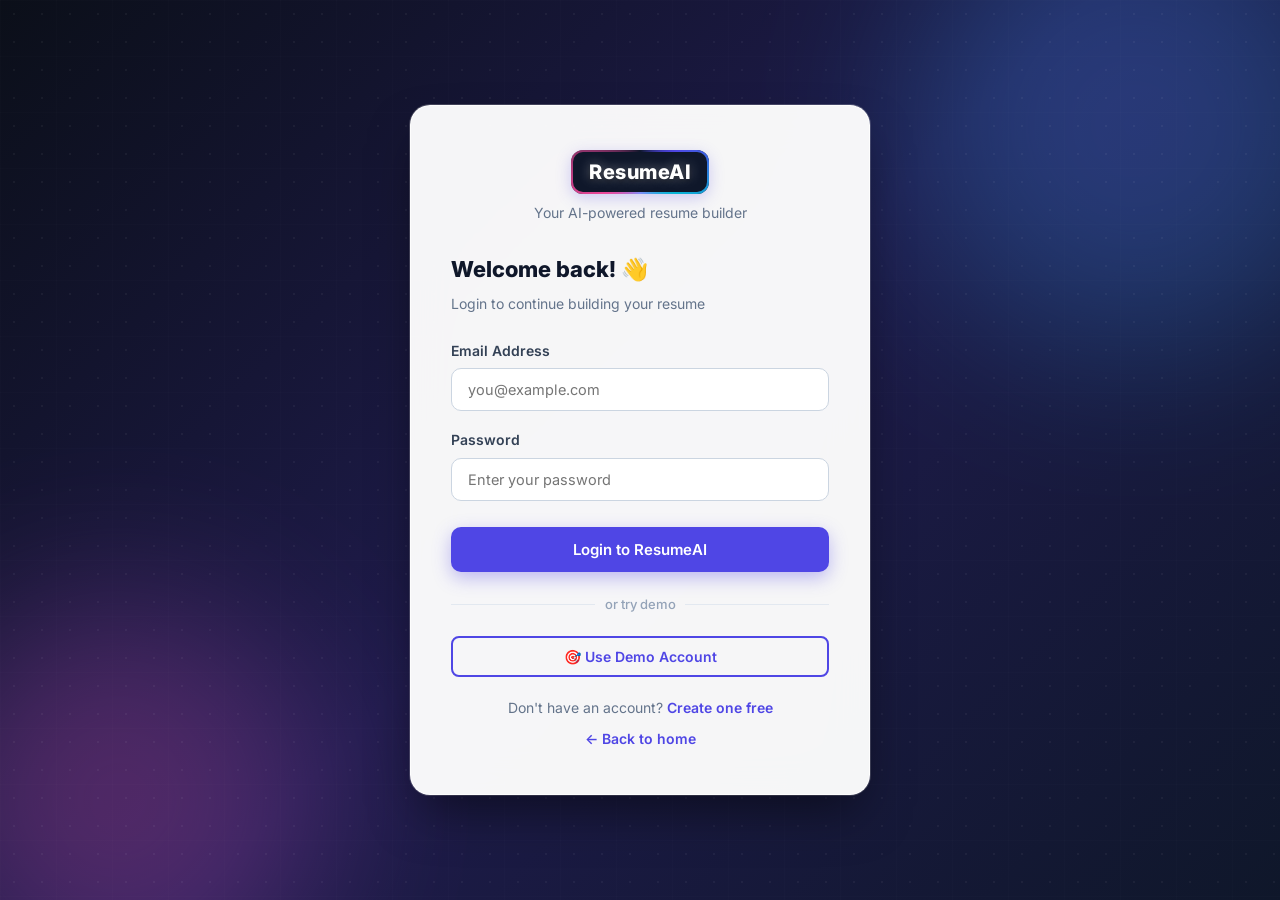
<file: frontend/builder.html>
<!DOCTYPE html>
<html lang="en">

<head>
    <meta charset="UTF-8">
    <meta name="viewport" content="width=device-width, initial-scale=1.0">
    <title>Resume Builder - ResumeAI</title>
    <link rel="stylesheet" href="css/style.css">
    <link rel="stylesheet" href="css/dashboard.css">
    <link rel="stylesheet" href="css/builder.css">
    <link rel="stylesheet" href="css/responsive.css">
    <link rel="preconnect" href="https://fonts.googleapis.com">
    <link rel="preconnect" href="https://fonts.gstatic.com" crossorigin>
    <link
        href="https://fonts.googleapis.com/css2?family=Inter:wght@300;400;500;600;700;800&family=Roboto:wght@300;400;500;700&family=Poppins:wght@300;400;500;600;700&family=Open+Sans:wght@300;400;500;600;700&family=Lato:wght@300;400;700&display=swap"
        rel="stylesheet">
</head>

<body>
    <div class="dashboard-layout">
        <aside class="sidebar" id="sidebar">
            <div class="sidebar-logo">
                <a href="dashboard.html" class="animated-logo-box">
                    <span class="logo-text">ResumeAI</span>
                </a>
            </div>
            <nav class="sidebar-nav">
                <a href="dashboard.html"><span class="icon">🏠</span> Dashboard</a>
                <a href="builder.html" class="active"><span class="icon">✏️</span> Resume Builder</a>
                <a href="templates.html"><span class="icon">🎨</span> Templates</a>
                <a href="analyzer.html"><span class="icon">📊</span> ATS Analyzer</a>
                <a href="profile.html"><span class="icon">👤</span> Profile</a>
                <a href="help.html"><span class="icon">❓</span> Help</a>
            </nav>
            <div class="sidebar-footer">
                <button class="btn btn-danger btn-sm" style="width:100%;" onclick="logout()">🚪 Logout</button>
            </div>
        </aside>

        <div class="main-content">
            <header class="topbar">
                <button class="menu-toggle" onclick="toggleSidebar()">☰</button>
                <span class="topbar-title">Resume Builder & Studio</span>
                <div style="display: flex; align-items: center; gap: 10px;">
                    <button class="studio-action-btn" id="undoBtn" onclick="undoCustomization()" title="Undo (Ctrl+Z)"
                        disabled>↩️ Undo</button>
                    <button class="studio-action-btn" id="redoBtn" onclick="redoCustomization()" title="Redo (Ctrl+Y)"
                        disabled>↪️ Redo</button>
                    <span class="save-status" id="saveStatus">💾 Ready</span>
                    <button class="btn btn-primary btn-sm" onclick="saveResume()">💾 Save</button>
                </div>
            </header>

            <div class="builder-layout">
                <!-- LEFT PANEL: Form & Customization Studio -->
                <div class="builder-form-panel" id="formPanel">
                    <div id="draftAlert"></div>

                    <!-- Resume Title & Template Selection -->
                    <div class="section-card">
                        <div class="form-group">
                            <label>Resume Title</label>
                            <input type="text" id="resumeTitle" placeholder="Enter resume title"
                                oninput="scheduleAutoSave()">
                        </div>
                        <div class="form-group" style="margin-bottom: 0;">
                            <label>Template (10 Professional Designs)</label>
                            <div class="template-tabs">
                                <button class="template-tab active"
                                    onclick="selectTemplate('classic', this)">Classic</button>
                                <button class="template-tab" onclick="selectTemplate('modern', this)">Modern</button>
                                <button class="template-tab"
                                    onclick="selectTemplate('corporate', this)">Corporate</button>
                                <button class="template-tab" onclick="selectTemplate('elegant', this)">Elegant</button>
                                <button class="template-tab" onclick="selectTemplate('tech', this)">Tech Dev</button>
                                <button class="template-tab"
                                    onclick="selectTemplate('creative', this)">Creative</button>
                                <button class="template-tab"
                                    onclick="selectTemplate('executive', this)">Executive</button>
                                <button class="template-tab" onclick="selectTemplate('student', this)">Student</button>
                                <button class="template-tab" onclick="selectTemplate('ats', this)">ATS Simple</button>
                                <button class="template-tab" onclick="selectTemplate('twocol', this)">Two
                                    Column</button>
                            </div>
                        </div>
                    </div>

                    <!-- COMPLETE CUSTOMIZE / EDIT RESUME STUDIO -->
                    <div class="section-card customize-studio-card">
                        <div class="section-header" onclick="toggleSection('customizeStudioSection')">
                            <h3>🎨 Customize Resume Studio</h3>
                            <span id="customizeStudioSection-toggle">▼</span>
                        </div>
                        <div class="section-content" id="customizeStudioSection">
                            <!-- Quick Action Toolbar -->
                            <div class="studio-top-actions">
                                <button class="studio-action-btn" onclick="resetDesignSettings()"
                                    title="Reset design styles only without touching resume content">🔄 Reset
                                    Design</button>
                                <button class="studio-action-btn" onclick="toggleAtsMode()" id="quickAtsToggleBtn">🎯
                                    ATS Mode: <span id="atsModeLabel">OFF</span></button>
                            </div>

                            <!-- Tabs Navigation -->
                            <div class="studio-tabs-nav">
                                <button class="studio-tab-btn active" onclick="switchStudioTab('colorsTab', this)">🎨
                                    Colors</button>
                                <button class="studio-tab-btn" onclick="switchStudioTab('typographyTab', this)">🔤
                                    Typography</button>
                                <button class="studio-tab-btn" onclick="switchStudioTab('formattingTab', this)">✏️
                                    Formatting</button>
                                <button class="studio-tab-btn" onclick="switchStudioTab('layoutTab', this)">📐 Layout &
                                    Spacing</button>
                                <button class="studio-tab-btn" onclick="switchStudioTab('sectionsTab', this)">↕️ Section
                                    Order</button>
                                <button class="studio-tab-btn" onclick="switchStudioTab('visibilityTab', this)">👁️
                                    Visibility</button>
                                <button class="studio-tab-btn" onclick="switchStudioTab('advancedTab', this)">⚙️
                                    Advanced</button>
                            </div>

                            <!-- TAB 1: COLORS -->
                            <div class="studio-tab-pane active" id="colorsTab">
                                <label
                                    style="font-size: 12px; font-weight: 600; color: #475569; margin-bottom: 8px; display: block;">Curated
                                    Preset Palettes</label>
                                <div class="palette-presets-grid">
                                    <div class="palette-preset-chip active" onclick="applyPresetPalette('blue', this)">
                                        <div class="palette-chip-swatches">
                                            <div class="palette-chip-swatch" style="background:#1976d2;"></div>
                                            <div class="palette-chip-swatch" style="background:#0f172a;"></div>
                                        </div>
                                        <span>Pro Blue</span>
                                    </div>
                                    <div class="palette-preset-chip" onclick="applyPresetPalette('slate', this)">
                                        <div class="palette-chip-swatches">
                                            <div class="palette-chip-swatch" style="background:#334155;"></div>
                                            <div class="palette-chip-swatch" style="background:#1e293b;"></div>
                                        </div>
                                        <span>Executive Slate</span>
                                    </div>
                                    <div class="palette-preset-chip" onclick="applyPresetPalette('navy', this)">
                                        <div class="palette-chip-swatches">
                                            <div class="palette-chip-swatch" style="background:#0f172a;"></div>
                                            <div class="palette-chip-swatch" style="background:#1e293b;"></div>
                                        </div>
                                        <span>Midnight Navy</span>
                                    </div>
                                    <div class="palette-preset-chip" onclick="applyPresetPalette('emerald', this)">
                                        <div class="palette-chip-swatches">
                                            <div class="palette-chip-swatch" style="background:#059669;"></div>
                                            <div class="palette-chip-swatch" style="background:#064e3b;"></div>
                                        </div>
                                        <span>Emerald Tech</span>
                                    </div>
                                    <div class="palette-preset-chip" onclick="applyPresetPalette('burgundy', this)">
                                        <div class="palette-chip-swatches">
                                            <div class="palette-chip-swatch" style="background:#881337;"></div>
                                            <div class="palette-chip-swatch" style="background:#4c0519;"></div>
                                        </div>
                                        <span>Burgundy Wine</span>
                                    </div>
                                    <div class="palette-preset-chip" onclick="applyPresetPalette('amber', this)">
                                        <div class="palette-chip-swatches">
                                            <div class="palette-chip-swatch" style="background:#d97706;"></div>
                                            <div class="palette-chip-swatch" style="background:#451a03;"></div>
                                        </div>
                                        <span>Warm Amber</span>
                                    </div>
                                    <div class="palette-preset-chip" onclick="applyPresetPalette('purple', this)">
                                        <div class="palette-chip-swatches">
                                            <div class="palette-chip-swatch" style="background:#7c3aed;"></div>
                                            <div class="palette-chip-swatch" style="background:#3b0764;"></div>
                                        </div>
                                        <span>Royal Purple</span>
                                    </div>
                                    <div class="palette-preset-chip" onclick="applyPresetPalette('minimal', this)">
                                        <div class="palette-chip-swatches">
                                            <div class="palette-chip-swatch" style="background:#111827;"></div>
                                            <div class="palette-chip-swatch" style="background:#374151;"></div>
                                        </div>
                                        <span>Monochrome</span>
                                    </div>
                                </div>

                                <div class="color-picker-group">
                                    <div class="color-picker-row">
                                        <label>Primary Accent Color</label>
                                        <div class="color-input-combo">
                                            <input type="color" id="primaryColorPicker" value="#1976d2"
                                                onchange="setPrimaryColor(this.value)">
                                            <input type="text" id="primaryColorHex" value="#1976D2"
                                                onchange="setPrimaryColor(this.value)">
                                        </div>
                                    </div>
                                    <div class="color-picker-row">
                                        <label>Heading Text Color</label>
                                        <div class="color-input-combo">
                                            <input type="color" id="headingColorPicker" value="#0f172a"
                                                onchange="setHeadingColor(this.value)">
                                            <input type="text" id="headingColorHex" value="#0F172A"
                                                onchange="setHeadingColor(this.value)">
                                        </div>
                                    </div>
                                    <div class="color-picker-row">
                                        <label>Body Text Color</label>
                                        <div class="color-input-combo">
                                            <input type="color" id="bodyColorPicker" value="#334155"
                                                onchange="setBodyColor(this.value)">
                                            <input type="text" id="bodyColorHex" value="#334155"
                                                onchange="setBodyColor(this.value)">
                                        </div>
                                    </div>
                                    <div class="color-picker-row">
                                        <label>Divider / Border Color</label>
                                        <div class="color-input-combo">
                                            <input type="color" id="borderColorPicker" value="#e2e8f0"
                                                onchange="setBorderColor(this.value)">
                                            <input type="text" id="borderColorHex" value="#E2E8F0"
                                                onchange="setBorderColor(this.value)">
                                        </div>
                                    </div>
                                    <div class="color-picker-row">
                                        <label>Page Background Color</label>
                                        <div class="color-input-combo">
                                            <input type="color" id="bgColorPicker" value="#ffffff"
                                                onchange="setBackgroundColor(this.value)">
                                            <input type="text" id="bgColorHex" value="#FFFFFF"
                                                onchange="setBackgroundColor(this.value)">
                                        </div>
                                    </div>
                                </div>
                            </div>

                            <!-- TAB 2: TYPOGRAPHY -->
                            <div class="studio-tab-pane" id="typographyTab">
                                <div class="form-group">
                                    <label>Font Family</label>
                                    <select id="fontFamilySelect" onchange="setFontFamily(this.value)">
                                        <option value="'Inter', sans-serif">Inter (Modern & Clean)</option>
                                        <option value="'Roboto', sans-serif">Roboto (Tech & Standard)</option>
                                        <option value="'Poppins', sans-serif">Poppins (Contemporary Geometric)</option>
                                        <option value="'Open Sans', sans-serif">Open Sans (High Legibility)</option>
                                        <option value="'Lato', sans-serif">Lato (Warm & Professional)</option>
                                        <option value="Georgia, serif">Georgia (Classic Editorial Serif)</option>
                                        <option value="'Times New Roman', serif">Times New Roman (Traditional Academic)
                                        </option>
                                        <option value="'Courier New', monospace">Courier New (Developer Monospace)
                                        </option>
                                    </select>
                                </div>

                                <div class="slider-control-group">
                                    <div class="slider-control-header">
                                        <label>Candidate Name Size</label>
                                        <span class="slider-val" id="nameFontSizeVal">24px</span>
                                    </div>
                                    <input type="range" class="studio-slider" id="nameFontSizeSlider" min="18" max="36"
                                        value="24" oninput="setNameFontSize(this.value)">
                                </div>

                                <div class="slider-control-group">
                                    <div class="slider-control-header">
                                        <label>Section Headings Size</label>
                                        <span class="slider-val" id="headingFontSizeVal">13px</span>
                                    </div>
                                    <input type="range" class="studio-slider" id="headingFontSizeSlider" min="11"
                                        max="18" value="13" oninput="setHeadingFontSize(this.value)">
                                </div>

                                <div class="slider-control-group">
                                    <div class="slider-control-header">
                                        <label>Body Text Size</label>
                                        <span class="slider-val" id="bodyFontSizeVal">11px</span>
                                    </div>
                                    <input type="range" class="studio-slider" id="bodyFontSizeSlider" min="9" max="14"
                                        value="11" oninput="setBodyFontSize(this.value)">
                                </div>

                                <div class="slider-control-group">
                                    <div class="slider-control-header">
                                        <label>Letter Spacing</label>
                                        <span class="slider-val" id="letterSpacingVal">0px</span>
                                    </div>
                                    <input type="range" class="studio-slider" id="letterSpacingSlider" min="-1" max="4"
                                        step="0.5" value="0" oninput="setLetterSpacing(this.value)">
                                </div>

                                <div class="two-col-row" style="margin-top: 12px;">
                                    <div class="form-group" style="margin-bottom: 0;">
                                        <label>Heading Weight</label>
                                        <select id="fontWeightSelect" onchange="setFontWeight(this.value)">
                                            <option value="600">Semi-Bold (600)</option>
                                            <option value="700" selected>Bold (700)</option>
                                            <option value="800">Extra-Bold (800)</option>
                                        </select>
                                    </div>
                                    <div class="form-group" style="margin-bottom: 0;">
                                        <label>Line Spacing</label>
                                        <select id="lineHeightSelect" onchange="setLineHeight(this.value)">
                                            <option value="1.2">Compact (1.2)</option>
                                            <option value="1.4" selected>Normal (1.4)</option>
                                            <option value="1.6">Relaxed (1.6)</option>
                                            <option value="1.8">Spacious (1.8)</option>
                                        </select>
                                    </div>
                                </div>
                            </div>

                            <!-- TAB 3: FORMATTING -->
                            <div class="studio-tab-pane" id="formattingTab">
                                <div class="form-group">
                                    <label>Text Alignment</label>
                                    <div class="btn-group-row">
                                        <button type="button" class="format-btn active" id="alignLeftBtn"
                                            onclick="setTextAlign('left', this)">⇤ Left</button>
                                        <button type="button" class="format-btn" id="alignCenterBtn"
                                            onclick="setTextAlign('center', this)">↔ Center</button>
                                        <button type="button" class="format-btn" id="alignRightBtn"
                                            onclick="setTextAlign('right', this)">⇥ Right</button>
                                        <button type="button" class="format-btn" id="alignJustifyBtn"
                                            onclick="setTextAlign('justify', this)">☰ Justify</button>
                                    </div>
                                </div>

                                <div class="form-group">
                                    <label>Text Emphasis</label>
                                    <div class="formatting-tools-bar">
                                        <button type="button" class="format-toggle-btn" id="boldToggleBtn"
                                            onclick="toggleBold()">
                                            <strong>B</strong> Bold
                                        </button>
                                        <button type="button" class="format-toggle-btn" id="underlineToggleBtn"
                                            onclick="toggleUnderline()">
                                            <u>U</u> Underline Headings
                                        </button>
                                        <button type="button" class="format-toggle-btn" id="italicToggleBtn"
                                            onclick="toggleItalic()">
                                            <em>I</em> Italic
                                        </button>
                                    </div>
                                </div>

                                <div class="form-group" style="margin-bottom: 0;">
                                    <label>Section Heading Capitalization</label>
                                    <select id="textTransformSelect" onchange="setTextTransform(this.value)">
                                        <option value="uppercase">UPPERCASE (e.g. WORK EXPERIENCE)</option>
                                        <option value="capitalize">Capitalize Words (e.g. Work Experience)</option>
                                        <option value="none">As Typed (Standard Case)</option>
                                    </select>
                                </div>
                            </div>

                            <!-- TAB 4: LAYOUT & SPACING -->
                            <div class="studio-tab-pane" id="layoutTab">
                                <div class="two-col-row" style="margin-bottom: 12px;">
                                    <div class="form-group" style="margin-bottom: 0;">
                                        <label>Page Margins</label>
                                        <select id="marginSelect" onchange="setPageMargins(this.value)">
                                            <option value="12mm">Compact (12mm)</option>
                                            <option value="20mm" selected>Standard (20mm)</option>
                                            <option value="28mm">Spacious (28mm)</option>
                                        </select>
                                    </div>
                                    <div class="form-group" style="margin-bottom: 0;">
                                        <label>Section Spacing</label>
                                        <select id="sectionSpacingSelect" onchange="setSectionSpacing(this.value)">
                                            <option value="8px">Compact (8px)</option>
                                            <option value="14px" selected>Standard (14px)</option>
                                            <option value="22px">Spacious (22px)</option>
                                        </select>
                                    </div>
                                </div>

                                <div class="two-col-row">
                                    <div class="form-group" style="margin-bottom: 0;">
                                        <label>Divider Line Style</label>
                                        <select id="dividerStyleSelect" onchange="setDividerStyle(this.value)">
                                            <option value="solid" selected>Solid Line</option>
                                            <option value="dashed">Dashed Line</option>
                                            <option value="dotted">Dotted Line</option>
                                            <option value="double">Double Line</option>
                                            <option value="none">No Divider</option>
                                        </select>
                                    </div>
                                    <div class="form-group" style="margin-bottom: 0;">
                                        <label>Card / Header Corners</label>
                                        <select id="borderRadiusSelect" onchange="setBorderRadius(this.value)">
                                            <option value="0px">Sharp Corners (0px)</option>
                                            <option value="4px" selected>Subtle Rounded (4px)</option>
                                            <option value="8px">Modern Rounded (8px)</option>
                                            <option value="16px">Smooth Pill (16px)</option>
                                        </select>
                                    </div>
                                </div>
                            </div>

                            <!-- TAB 5: SECTION REORDERING (Drag & Drop + Buttons) -->
                            <div class="studio-tab-pane" id="sectionsTab">
                                <p style="font-size: 12px; color: #64748b; margin-bottom: 10px;">
                                    ↕️ Drag items or click ▲/▼ to change the display order of resume sections in live
                                    preview:
                                </p>
                                <div class="section-reorder-list" id="sectionReorderContainer">
                                    <!-- Dynamic reorder list injected by JS -->
                                </div>
                            </div>

                            <!-- TAB 6: SECTION VISIBILITY (Show/Hide) -->
                            <div class="studio-tab-pane" id="visibilityTab">
                                <p style="font-size: 12px; color: #64748b; margin-bottom: 12px;">
                                    👁️ Toggle visibility to show or hide sections without losing your entered data:
                                </p>
                                <div class="visibility-switches-grid" id="visibilitySwitchesContainer">
                                    <!-- Dynamic visibility switches injected by JS -->
                                </div>
                            </div>

                            <!-- TAB 7: ADVANCED -->
                            <div class="studio-tab-pane" id="advancedTab">
                                <div class="ats-mode-card">
                                    <div class="ats-mode-text">
                                        <h4>🎯 ATS Friendly Formatting</h4>
                                        <p>Enforces clean single-column structure, high contrast, and standard ATS
                                            headings.</p>
                                    </div>
                                    <label class="switch-toggle">
                                        <input type="checkbox" id="atsModeCheckbox"
                                            onchange="toggleAtsMode(this.checked)">
                                        <span class="switch-slider"></span>
                                    </label>
                                </div>

                                <div class="two-col-row">
                                    <button class="btn btn-secondary btn-sm" onclick="resetDesignSettings()">🔄 Reset
                                        All Design Settings</button>
                                    <button class="btn btn-secondary btn-sm" onclick="resetAllFormData()">🧹 Clear All
                                        Resume Data</button>
                                </div>
                            </div>
                        </div>
                    </div>

                    <!-- RESUME CONTENT SECTIONS (Starting completely empty with proper placeholders) -->
                    <!-- 1. Personal Information -->
                    <div class="section-card">
                        <div class="section-header" onclick="toggleSection('personalSection')">
                            <h3>👤 Personal Information</h3>
                            <span id="personalSection-toggle">▼</span>
                        </div>
                        <div class="section-content" id="personalSection">
                            <div class="form-row">
                                <div class="form-group">
                                    <label>Full Name</label>
                                    <input type="text" id="fullName" placeholder="e.g. Alex Johnson"
                                        oninput="updatePreview(); scheduleAutoSave();">
                                </div>
                                <div class="form-group">
                                    <label>Job Title / Headline</label>
                                    <input type="text" id="professionalTitle"
                                        placeholder="e.g. Senior Full Stack Engineer"
                                        oninput="updatePreview(); scheduleAutoSave();">
                                </div>
                            </div>
                            <div class="form-row">
                                <div class="form-group">
                                    <label>Email</label>
                                    <input type="email" id="email" placeholder="e.g. alex.johnson@example.com"
                                        oninput="updatePreview(); scheduleAutoSave();">
                                </div>
                                <div class="form-group">
                                    <label>Phone</label>
                                    <input type="tel" id="phone" placeholder="e.g. +1 (555) 234-5678"
                                        oninput="updatePreview(); scheduleAutoSave();">
                                </div>
                            </div>
                            <div class="form-row">
                                <div class="form-group">
                                    <label>Location / City, Country</label>
                                    <input type="text" id="location" placeholder="e.g. San Francisco, CA"
                                        oninput="updatePreview(); scheduleAutoSave();">
                                </div>
                                <div class="form-group">
                                    <label>LinkedIn Profile URL</label>
                                    <input type="url" id="linkedin" placeholder="e.g. linkedin.com/in/alexjohnson"
                                        oninput="updatePreview(); scheduleAutoSave();">
                                </div>
                            </div>
                            <div class="form-row">
                                <div class="form-group">
                                    <label>Portfolio / Website</label>
                                    <input type="url" id="portfolio" placeholder="e.g. alexjohnson.dev"
                                        oninput="updatePreview(); scheduleAutoSave();">
                                </div>
                                <div class="form-group">
                                    <label>GitHub Profile URL</label>
                                    <input type="url" id="github" placeholder="e.g. github.com/alexjohnson"
                                        oninput="updatePreview(); scheduleAutoSave();">
                                </div>
                            </div>
                        </div>
                    </div>

                    <!-- 2. Professional Summary -->
                    <div class="section-card">
                        <div class="section-header" onclick="toggleSection('summarySection')">
                            <h3>📝 Professional Summary</h3>
                            <span id="summarySection-toggle">▼</span>
                        </div>
                        <div class="section-content" id="summarySection">
                            <div class="form-group">
                                <textarea id="summary" rows="4" placeholder="Write a short professional summary..."
                                    oninput="updatePreview(); scheduleAutoSave();"></textarea>
                            </div>
                            <button class="ai-btn" onclick="generateSummary()" id="summaryAiBtn">
                                🤖 Generate with AI
                            </button>
                        </div>
                    </div>

                    <!-- 3. Work Experience -->
                    <div class="section-card">
                        <div class="section-header" onclick="toggleSection('expSection')">
                            <h3>💼 Work Experience</h3>
                            <span id="expSection-toggle">▼</span>
                        </div>
                        <div class="section-content" id="expSection">
                            <div id="experienceList"></div>
                            <button class="btn btn-secondary btn-sm" onclick="addExperience()">+ Add Experience</button>
                        </div>
                    </div>

                    <!-- 4. Education -->
                    <div class="section-card">
                        <div class="section-header" onclick="toggleSection('eduSection')">
                            <h3>🎓 Education</h3>
                            <span id="eduSection-toggle">▼</span>
                        </div>
                        <div class="section-content" id="eduSection">
                            <div id="educationList"></div>
                            <button class="btn btn-secondary btn-sm" onclick="addEducation()">+ Add Education</button>
                        </div>
                    </div>

                    <!-- 5. Skills -->
                    <div class="section-card">
                        <div class="section-header" onclick="toggleSection('skillsSection')">
                            <h3>⚡ Skills</h3>
                            <span id="skillsSection-toggle">▼</span>
                        </div>
                        <div class="section-content" id="skillsSection">
                            <div class="skills-container" id="skillsContainer"></div>
                            <div class="skill-input-row">
                                <input type="text" id="skillInput" placeholder="e.g. Java"
                                    onkeydown="addSkillOnEnter(event)">
                                <button class="btn btn-primary btn-sm" onclick="addSkill()">Add</button>
                            </div>
                            <br>
                            <button class="ai-btn" onclick="suggestSkills()" id="skillsAiBtn">🤖 Suggest Skills</button>
                        </div>
                    </div>

                    <!-- 6. Projects -->
                    <div class="section-card">
                        <div class="section-header" onclick="toggleSection('projectsSection')">
                            <h3>🚀 Projects</h3>
                            <span id="projectsSection-toggle">▼</span>
                        </div>
                        <div class="section-content" id="projectsSection">
                            <div id="projectsList"></div>
                            <button class="btn btn-secondary btn-sm" onclick="addProject()">+ Add Project</button>
                        </div>
                    </div>

                    <!-- 7. Certifications -->
                    <div class="section-card">
                        <div class="section-header" onclick="toggleSection('certSection')">
                            <h3>🏆 Certifications</h3>
                            <span id="certSection-toggle">▼</span>
                        </div>
                        <div class="section-content" id="certSection">
                            <div id="certificationsList"></div>
                            <button class="btn btn-secondary btn-sm" onclick="addCertification()">+ Add
                                Certification</button>
                        </div>
                    </div>

                    <!-- 8. Achievements, Languages, Hobbies -->
                    <div class="section-card">
                        <div class="section-header" onclick="toggleSection('extraSection')">
                            <h3>📋 Other Sections</h3>
                            <span id="extraSection-toggle">▼</span>
                        </div>
                        <div class="section-content" id="extraSection">
                            <div class="form-group">
                                <label>Achievements (one per line)</label>
                                <textarea id="achievements" rows="3"
                                    placeholder="e.g. Won 1st place in National Hackathon 2023..."
                                    oninput="updatePreview(); scheduleAutoSave();"></textarea>
                            </div>
                            <div class="form-group">
                                <label>Languages (comma separated)</label>
                                <input type="text" id="languages" placeholder="e.g. English, Hindi, Spanish"
                                    oninput="updatePreview(); scheduleAutoSave();">
                            </div>
                            <div class="form-group" style="margin-bottom: 0;">
                                <label>Hobbies (comma separated)</label>
                                <input type="text" id="hobbies" placeholder="e.g. Open Source, Photography, Chess"
                                    oninput="updatePreview(); scheduleAutoSave();">
                            </div>
                        </div>
                    </div>
                </div>

                <!-- RIGHT PANEL: Live Resume Preview -->
                <div class="builder-preview-panel" id="previewPanel">
                    <div class="preview-controls">
                        <button class="btn btn-primary btn-sm" onclick="downloadPdf()">📥 Download PDF</button>
                        <button class="btn btn-secondary btn-sm" onclick="window.print()">🖨️ Print</button>
                        <button class="btn btn-sm" style="background:#10b981; color:white;" onclick="analyzeResume()">📊
                            Analyze ATS</button>
                    </div>
                    <div class="preview-scroll-area" id="previewScrollArea">
                        <div class="preview-scale-wrapper" id="previewScaleWrapper">
                            <div class="preview-paper" id="resumePreview">
                                <!-- Rendered by templates.js with live dynamic placeholders -->
                            </div>
                        </div>
                    </div>
                </div>
            </div>
        </div>
    </div>

    <script src="js/api.js"></script>
    <script src="js/utils.js"></script>
    <script src="js/templates.js"></script>
    <script src="js/builder.js"></script>
    <script>
        /* Auto-scale the A4 preview to fit the right panel */
        function recalcPreviewScale() {
            const wrapper = document.getElementById('previewScaleWrapper');
            const scrollArea = document.getElementById('previewScrollArea');
            if (!wrapper || !scrollArea) return;

            const A4_PX = 210 * (96 / 25.4); // 210mm at 96dpi ≈ 794px
            const availableWidth = scrollArea.clientWidth - 24; // 12px padding * 2
            if (availableWidth <= 0) return;

            const scale = Math.min(1, availableWidth / A4_PX);
            wrapper.style.transformOrigin = 'top center';
            wrapper.style.transform = `scale(${scale})`;

            // Collapse the empty space left by the scale transform
            const A4_H_PX = 297 * (96 / 25.4); // ~1123px
            const collapsedGap = A4_H_PX * (1 - scale);
            wrapper.style.marginBottom = `-${collapsedGap}px`;
        }

        // Run on resize
        window.addEventListener('resize', recalcPreviewScale);

        // Hook updatePreview after builder.js defines it
        document.addEventListener('DOMContentLoaded', function () {
            // Short delay to ensure builder.js has initialised
            setTimeout(function () {
                const origUpdate = window.updatePreview;
                if (typeof origUpdate === 'function') {
                    window.updatePreview = function () {
                        origUpdate.apply(this, arguments);
                        setTimeout(recalcPreviewScale, 30);
                    };
                }

                // MutationObserver fallback — re-scale whenever resumePreview changes
                const previewEl = document.getElementById('resumePreview');
                if (previewEl) {
                    new MutationObserver(function () {
                        setTimeout(recalcPreviewScale, 30);
                    }).observe(previewEl, { childList: true, subtree: true });
                }

                recalcPreviewScale();
            }, 200);
        });

        window.addEventListener('load', function () {
            setTimeout(recalcPreviewScale, 100);
        });
    </script>
</body>

</html>
</file>
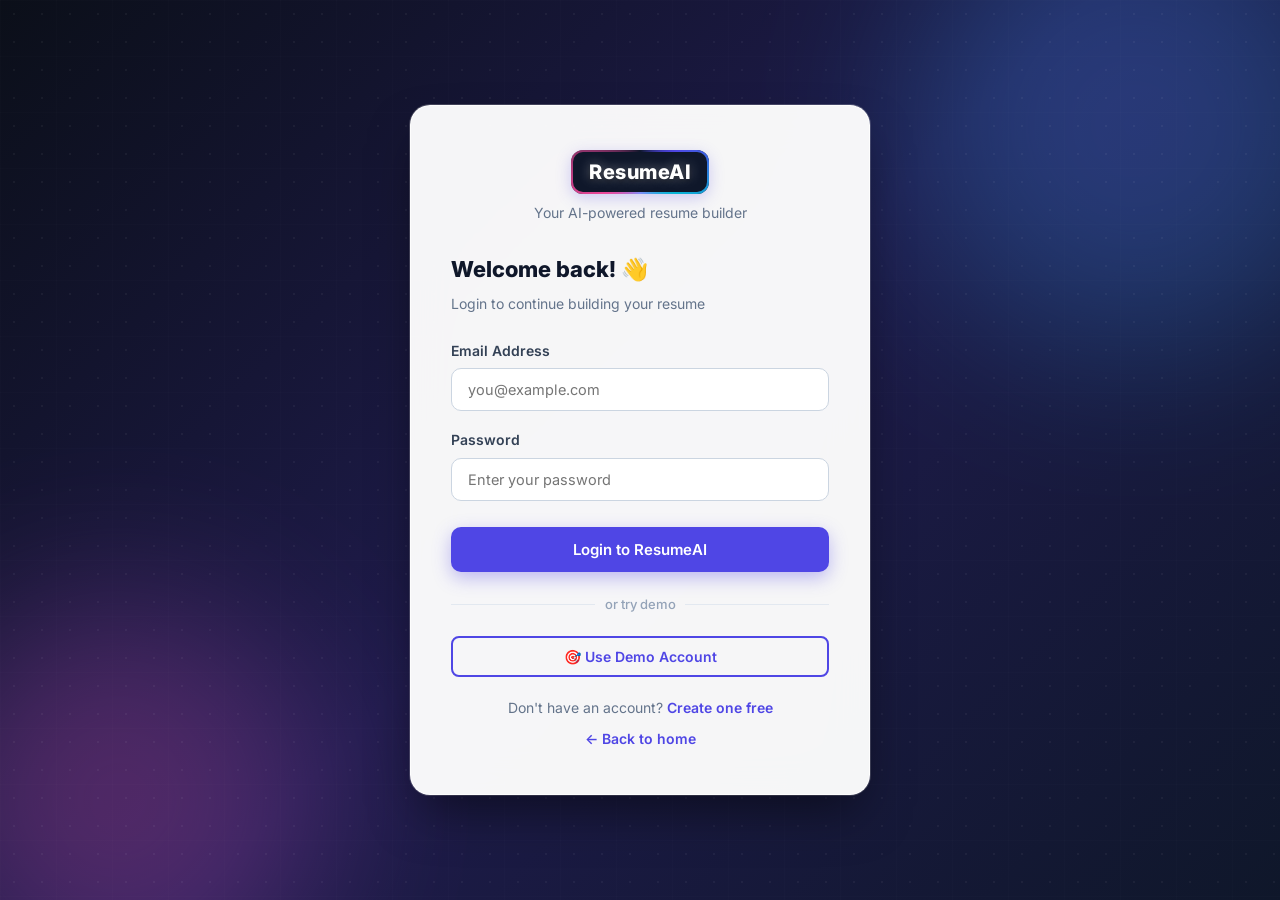
<file: frontend/dashboard.html>
<!DOCTYPE html>
<html lang="en">

<head>
    <meta charset="UTF-8">
    <meta name="viewport" content="width=device-width, initial-scale=1.0">
    <title>Dashboard - ResumeAI</title>
    <link rel="stylesheet" href="css/style.css">
    <link rel="stylesheet" href="css/dashboard.css">
    <link rel="stylesheet" href="css/responsive.css">
</head>

<body>
    <!-- Background Animated Decorations -->
    <div class="dashboard-bg-decorations">
        <div class="ambient-orb orb-1"></div>
        <div class="ambient-orb orb-2"></div>
        <div class="ambient-orb orb-3"></div>
        <div class="grid-mesh-overlay"></div>
    </div>

    <div class="dashboard-layout">
        <aside class="sidebar" id="sidebar">
            <div class="sidebar-logo">
                <a href="dashboard.html" class="animated-logo-box">
                    <span class="logo-text">ResumeAI</span>
                </a>
            </div>
            <nav class="sidebar-nav">
                <a href="dashboard.html" class="active"><span class="icon">🏠</span> Dashboard</a>
                <a href="builder.html"><span class="icon">✏️</span> Resume Builder</a>
                <a href="templates.html"><span class="icon">🎨</span> Templates</a>
                <a href="analyzer.html"><span class="icon">📊</span> ATS Analyzer</a>
                <a href="profile.html"><span class="icon">👤</span> Profile</a>
                <a href="help.html"><span class="icon">❓</span> Help</a>
            </nav>
            <div class="sidebar-footer">
                <button class="btn btn-danger btn-sm" style="width:100%;" onclick="logout()">🚪 Logout</button>
            </div>
        </aside>

        <div class="main-content">
            <header class="topbar">
                <button class="menu-toggle" onclick="toggleSidebar()">☰</button>
                <span class="topbar-title">Dashboard</span>
                <div class="user-menu">
                    <div class="user-avatar" id="userAvatar">U</div>
                    <span id="userName">User</span>
                </div>
            </header>

            <main class="page-content">
                <div class="page-header">
                    <h1 id="welcomeMsg">Welcome back! 👋</h1>
                    <p>Manage your resumes and track your progress</p>
                </div>

                <div class="stats-grid">
                    <div class="stat-card">
                        <div class="stat-icon blue">📄</div>
                        <div>
                            <div class="stat-value" id="totalResumes">0</div>
                            <div class="stat-label">Total Resumes</div>
                        </div>
                    </div>
                    <div class="stat-card">
                        <div class="stat-icon green">⏱️</div>
                        <div>
                            <div class="stat-value" id="lastUpdated">-</div>
                            <div class="stat-label">Last Updated</div>
                        </div>
                    </div>
                    <div class="stat-card">
                        <div class="stat-icon orange">🎯</div>
                        <div>
                            <div class="stat-value" id="avgAtsScore">-</div>
                            <div class="stat-label">Avg ATS Score</div>
                        </div>
                    </div>
                </div>

                <div style="display: flex; align-items: center; justify-content: space-between; margin-bottom: 20px;">
                    <h2 style="font-size: 18px; font-weight: 600;">My Resumes</h2>
                    <a href="builder.html" class="btn btn-primary">+ Create New Resume</a>
                </div>

                <div id="resumesList">
                    <div class="loading">
                        <div class="spinner"></div>
                    </div>
                </div>
            </main>
        </div>
    </div>

    <div class="modal-overlay hidden" id="deleteModal">
        <div class="modal">
            <h3>Delete Resume?</h3>
            <p>This action cannot be undone. Are you sure you want to delete this resume?</p>
            <div class="modal-actions">
                <button class="btn btn-secondary" onclick="closeDeleteModal()">Cancel</button>
                <button class="btn btn-danger" onclick="confirmDelete()">Delete</button>
            </div>
        </div>
    </div>

    <script src="js/api.js"></script>
    <script src="js/utils.js"></script>
    <script src="js/dashboard.js"></script>
</body>

</html>
</file>
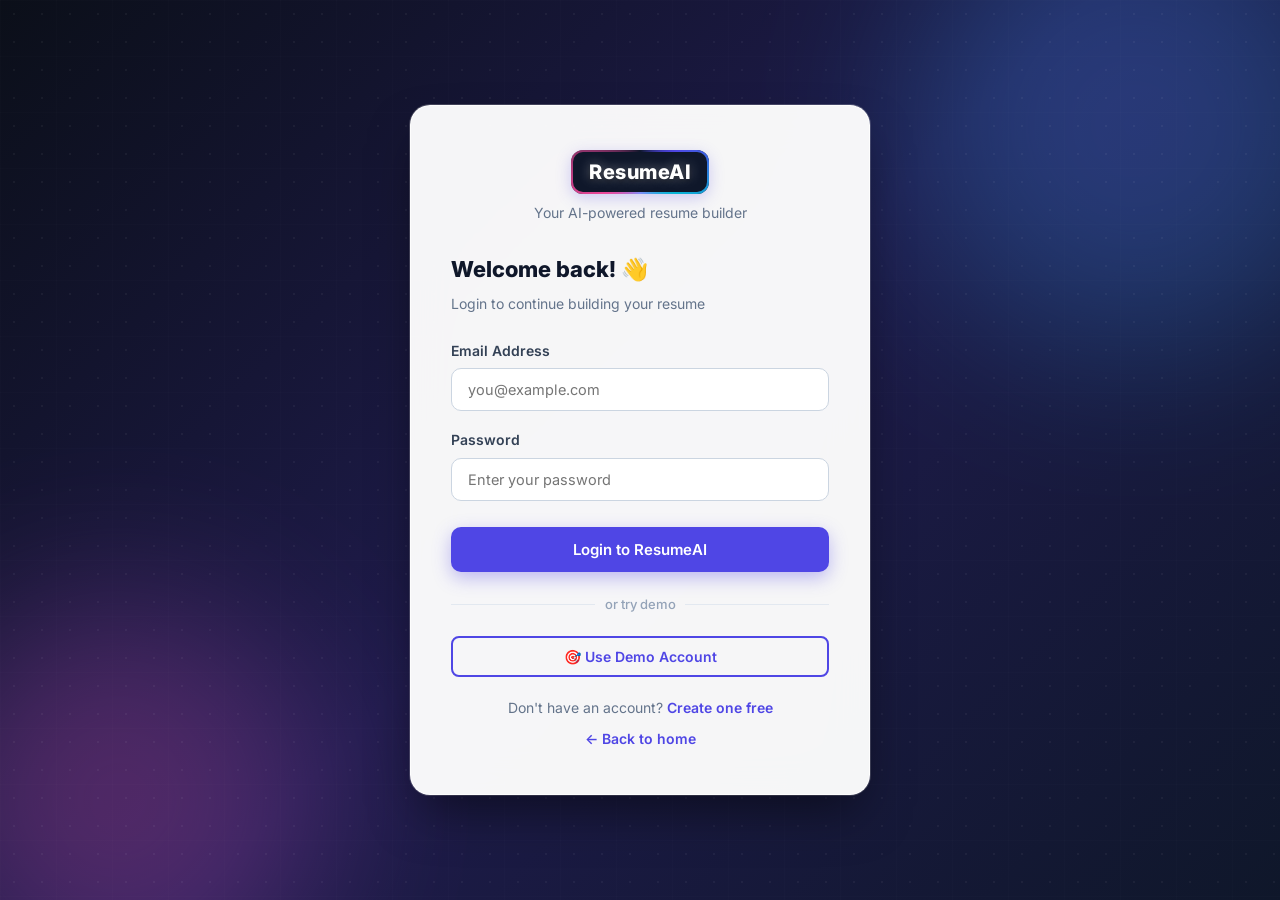
<file: frontend/help.html>
<!DOCTYPE html>
<html lang="en">
<head>
    <meta charset="UTF-8">
    <meta name="viewport" content="width=device-width, initial-scale=1.0">
    <title>Help & About - ResumeAI</title>
    <link rel="stylesheet" href="css/style.css">
    <link rel="stylesheet" href="css/dashboard.css">
    <link rel="stylesheet" href="css/responsive.css">
</head>
<body>
    <div class="dashboard-layout">
        <aside class="sidebar" id="sidebar">
            <div class="sidebar-logo">
                <a href="dashboard.html" class="animated-logo-box">
                    <span class="logo-text">ResumeAI</span>
                </a>
            </div>
            <nav class="sidebar-nav">
                <a href="dashboard.html"><span class="icon">🏠</span> Dashboard</a>
                <a href="builder.html"><span class="icon">✏️</span> Resume Builder</a>
                <a href="templates.html"><span class="icon">🎨</span> Templates</a>
                <a href="analyzer.html"><span class="icon">📊</span> ATS Analyzer</a>
                <a href="profile.html"><span class="icon">👤</span> Profile</a>
                <a href="help.html" class="active"><span class="icon">❓</span> Help</a>
            </nav>
            <div class="sidebar-footer">
                <button class="btn btn-danger btn-sm" style="width:100%;" onclick="logout()">🚪 Logout</button>
            </div>
        </aside>

        <div class="main-content">
            <header class="topbar">
                <button class="menu-toggle" onclick="toggleSidebar()">☰</button>
                <span class="topbar-title">Help & About</span>
            </header>

            <main class="page-content">
                <div class="page-header">
                    <h1>❓ Help & About</h1>
                    <p>Everything you need to know about ResumeAI</p>
                </div>

                <div style="max-width: 800px;">
                    <div class="card" style="margin-bottom: 20px;">
                        <h2 style="font-size: 18px; font-weight: 700; margin-bottom: 16px;">🚀 Getting Started</h2>
                        <ol style="padding-left: 20px; line-height: 2; color: #334155;">
                            <li>Register or Login to your account</li>
                            <li>Go to <a href="builder.html" style="color: #4f46e5;">Resume Builder</a> and fill in your details</li>
                            <li>Use AI buttons to generate professional content</li>
                            <li>Choose a template from the right panel or <a href="templates.html" style="color: #4f46e5;">Templates page</a></li>
                            <li>Preview your resume live on the right panel</li>
                            <li>Use <a href="analyzer.html" style="color: #4f46e5;">ATS Analyzer</a> to check keyword match</li>
                            <li>Click Download PDF to get your resume</li>
                        </ol>
                    </div>

                    <div class="card" style="margin-bottom: 20px;">
                        <h2 style="font-size: 18px; font-weight: 700; margin-bottom: 16px;">🤖 AI Features</h2>
                        <ul style="line-height: 2; color: #334155;">
                            <li>📝 <strong>Generate Summary</strong> – AI creates a professional summary based on your profile</li>
                            <li>💼 <strong>Improve Experience</strong> – Converts simple job descriptions into bullet points</li>
                            <li>🚀 <strong>Improve Project</strong> – Makes your project descriptions more impactful</li>
                            <li>⚡ <strong>Suggest Skills</strong> – Recommends relevant skills for your job role</li>
                            <li>📊 <strong>ATS Analysis</strong> – Analyzes keyword match between resume and job description</li>
                        </ul>
                        <div class="alert alert-info" style="margin-top: 12px;">
                            💡 AI features require a valid API key configured in the backend. Without it, you'll see an error message and can continue editing manually.
                        </div>
                    </div>

                    <div class="card" style="margin-bottom: 20px;">
                        <h2 style="font-size: 18px; font-weight: 700; margin-bottom: 16px;">📋 10 Resume Templates</h2>
                        <div style="display: grid; grid-template-columns: 1fr 1fr; gap: 8px; color: #334155; font-size: 14px;">
                            <div>1. Classic Professional</div>
                            <div>2. Modern Minimal</div>
                            <div>3. Corporate</div>
                            <div>4. Elegant</div>
                            <div>5. Tech Developer</div>
                            <div>6. Creative</div>
                            <div>7. Executive</div>
                            <div>8. Student / Freshers</div>
                            <div>9. ATS Simple</div>
                            <div>10. Modern Two Column</div>
                        </div>
                    </div>

                    <div class="card" style="margin-bottom: 20px;">
                        <h2 style="font-size: 18px; font-weight: 700; margin-bottom: 16px;">🛠️ Technical Stack</h2>
                        <ul style="line-height: 2; color: #334155; font-size: 14px;">
                            <li><strong>Frontend:</strong> HTML5, CSS3, Vanilla JavaScript</li>
                            <li><strong>Backend:</strong> Java 17, Spring Boot 3.2, Spring Security, JWT</li>
                            <li><strong>Database:</strong> MongoDB with Spring Data MongoDB</li>
                            <li><strong>PDF:</strong> Flying Saucer + iText PDF library</li>
                            <li><strong>AI:</strong> Groq API (llama3-8b-8192 model)</li>
                            <li><strong>Authentication:</strong> BCrypt + JWT tokens</li>
                        </ul>
                    </div>

                    <div class="card">
                        <h2 style="font-size: 18px; font-weight: 700; margin-bottom: 12px;">📌 Tips</h2>
                        <ul style="line-height: 2; color: #334155; font-size: 14px;">
                            <li>Your resume auto-saves every 2 seconds while you type</li>
                            <li>If you close the browser, your draft is saved in localStorage</li>
                            <li>Use the ATS Simple template for maximum job board compatibility</li>
                            <li>Add quantifiable achievements (e.g., "Reduced load time by 40%")</li>
                            <li>Match your skills section to keywords in the job description</li>
                        </ul>
                    </div>
                </div>
            </main>
        </div>
    </div>

    <script src="js/api.js"></script>
    <script src="js/utils.js"></script>
    <script>checkAuth();</script>
</body>
</html>
</file>
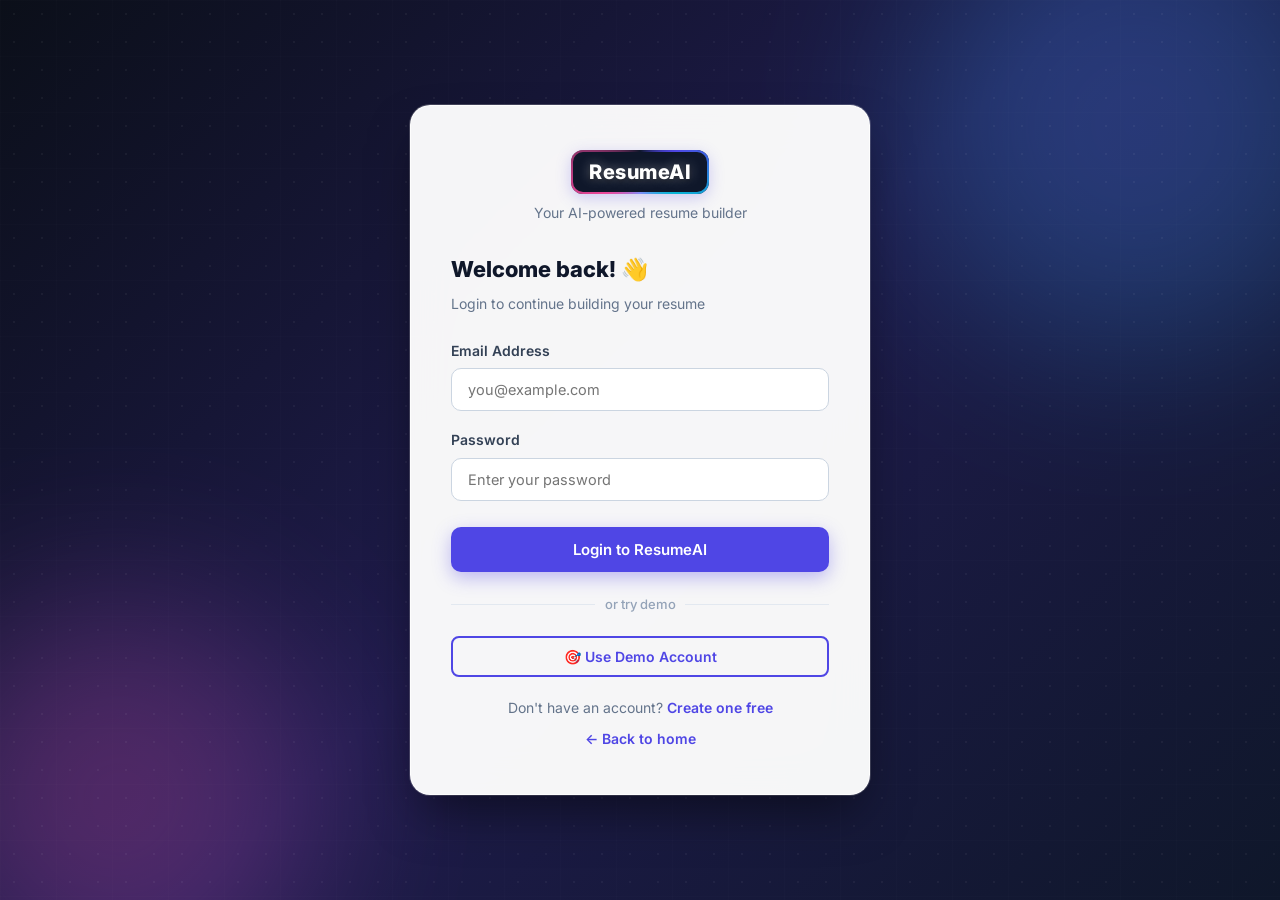
<file: frontend/login.html>
<!DOCTYPE html>
<html lang="en">

<head>
    <meta charset="UTF-8">
    <meta name="viewport" content="width=device-width, initial-scale=1.0">
    <title>Login - ResumeAI</title>
    <link rel="stylesheet" href="css/style.css">
    <link rel="stylesheet" href="css/auth.css">
</head>

<body>
    <div class="auth-page">
        <!-- Background Decorations -->
        <div class="auth-bg-decorations">
            <div class="auth-orb auth-orb-1"></div>
            <div class="auth-orb auth-orb-2"></div>
            <div class="auth-grid"></div>
        </div>

        <div class="auth-card">
            <div class="auth-logo">
                <a href="index.html" class="animated-logo-box">
                    <span class="logo-text">ResumeAI</span>
                </a>
                <p>Your AI-powered resume builder</p>
            </div>
            <h2 class="auth-title">Welcome back! 👋</h2>
            <p class="auth-subtitle">Login to continue building your resume</p>

            <div id="alertBox"></div>

            <form class="auth-form" id="loginForm" onsubmit="handleLogin(event)">
                <div class="form-group">
                    <label for="email">Email Address</label>
                    <input type="email" id="email" placeholder="you@example.com" required>
                </div>
                <div class="form-group">
                    <label for="password">Password</label>
                    <input type="password" id="password" placeholder="Enter your password" required>
                </div>
                <button type="submit" class="btn btn-primary" id="loginBtn">Login to ResumeAI</button>
            </form>

            <div class="auth-divider">or try demo</div>

            <button class="btn btn-secondary" style="width:100%; justify-content: center;" onclick="fillDemo()">
                🎯 Use Demo Account
            </button>

            <div class="auth-footer">
                Don't have an account? <a href="register.html">Create one free</a>
            </div>
            <div class="auth-footer" style="margin-top: 8px;">
                <a href="index.html">← Back to home</a>
            </div>
        </div>
    </div>

    <script src="js/api.js"></script>
    <script src="js/auth.js"></script>
    <script>
        if (localStorage.getItem('token')) {
            window.location.href = 'dashboard.html';
        }
        function fillDemo() {
            document.getElementById('email').value = 'arjunsingh9708916@gmail.com';
            document.getElementById('password').value = 'Arjun@303109';
        }
        async function handleLogin(event) {
            event.preventDefault();
            const btn = document.getElementById('loginBtn');
            const email = document.getElementById('email').value;
            const password = document.getElementById('password').value;

            btn.textContent = 'Logging in...';
            btn.disabled = true;

            try {
                const data = await API.post('/api/auth/login', { email, password });
                if (data.success) {
                    localStorage.setItem('token', data.token);
                    localStorage.setItem('user', JSON.stringify({ id: data.userId, name: data.name, email: data.email }));
                    showAlert('Login successful! Redirecting...', 'success');
                    setTimeout(() => window.location.href = 'dashboard.html', 800);
                } else {
                    showAlert(data.message || 'Login failed', 'error');
                    btn.textContent = 'Login to ResumeAI';
                    btn.disabled = false;
                }
            } catch (e) {
                showAlert('Unable to connect to server. Please try again.', 'error');
                btn.textContent = 'Login to ResumeAI';
                btn.disabled = false;
            }
        }
        function showAlert(msg, type) {
            document.getElementById('alertBox').innerHTML = `<div class="alert alert-${type === 'error' ? 'error' : 'success'}">${msg}</div>`;
        }
    </script>
</body>

</html>
</file>
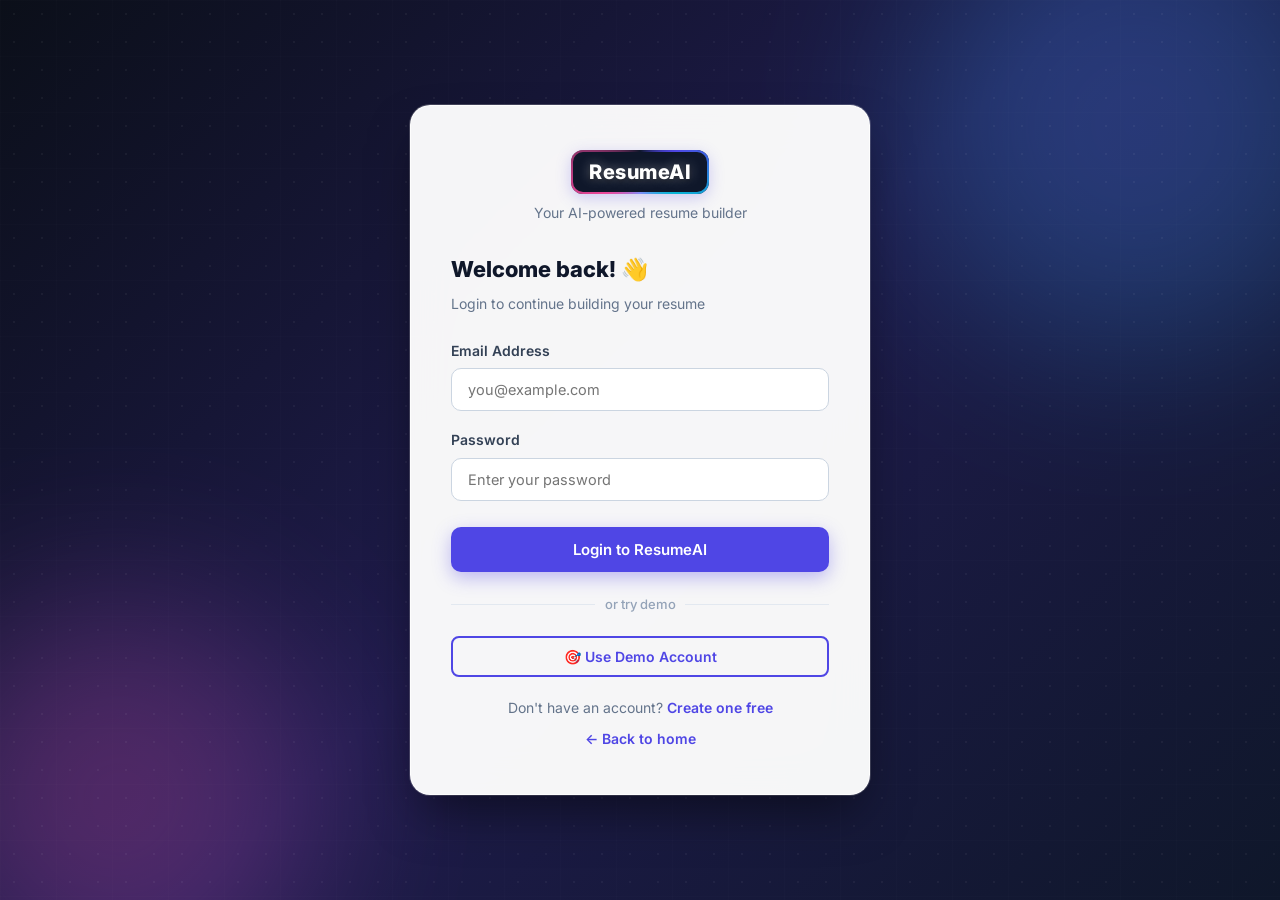
<file: frontend/profile.html>
<!DOCTYPE html>
<html lang="en">
<head>
    <meta charset="UTF-8">
    <meta name="viewport" content="width=device-width, initial-scale=1.0">
    <title>Profile - ResumeAI</title>
    <link rel="stylesheet" href="css/style.css">
    <link rel="stylesheet" href="css/dashboard.css">
    <link rel="stylesheet" href="css/responsive.css">
</head>
<body>
    <div class="dashboard-layout">
        <aside class="sidebar" id="sidebar">
            <div class="sidebar-logo">
                <a href="dashboard.html" class="animated-logo-box">
                    <span class="logo-text">ResumeAI</span>
                </a>
            </div>
            <nav class="sidebar-nav">
                <a href="dashboard.html"><span class="icon">🏠</span> Dashboard</a>
                <a href="builder.html"><span class="icon">✏️</span> Resume Builder</a>
                <a href="templates.html"><span class="icon">🎨</span> Templates</a>
                <a href="analyzer.html"><span class="icon">📊</span> ATS Analyzer</a>
                <a href="profile.html" class="active"><span class="icon">👤</span> Profile</a>
                <a href="help.html"><span class="icon">❓</span> Help</a>
            </nav>
            <div class="sidebar-footer">
                <button class="btn btn-danger btn-sm" style="width:100%;" onclick="logout()">🚪 Logout</button>
            </div>
        </aside>

        <div class="main-content">
            <header class="topbar">
                <button class="menu-toggle" onclick="toggleSidebar()">☰</button>
                <span class="topbar-title">My Profile</span>
            </header>

            <main class="page-content">
                <div class="page-header">
                    <h1>👤 My Profile</h1>
                    <p>Manage your account information</p>
                </div>

                <div style="max-width: 600px;">
                    <div class="card" style="text-align: center; margin-bottom: 24px;">
                        <div style="width: 80px; height: 80px; background: linear-gradient(135deg, #4f46e5, #06b6d4); border-radius: 50%; display: flex; align-items: center; justify-content: center; font-size: 32px; color: white; font-weight: 700; margin: 0 auto 16px;" id="profileAvatar">A</div>
                        <h2 id="profileName" style="font-size: 20px; font-weight: 700;">Loading...</h2>
                        <p id="profileEmail" style="color: #64748b;">Loading...</p>
                        <p id="profileSince" style="color: #94a3b8; font-size: 13px; margin-top: 4px;"></p>
                    </div>

                    <div class="card" style="margin-bottom: 24px;">
                        <h3 style="margin-bottom: 20px; font-size: 16px; font-weight: 600;">Account Information</h3>
                        <div id="profileAlert"></div>
                        <div class="form-group">
                            <label>Full Name</label>
                            <input type="text" id="editName" placeholder="Your name">
                        </div>
                        <div class="form-group">
                            <label>Email Address</label>
                            <input type="email" id="editEmail" placeholder="Your email" readonly style="background: #f8fafc; cursor: not-allowed;">
                            <small style="color: #94a3b8; font-size: 12px;">Email cannot be changed</small>
                        </div>
                        <button class="btn btn-primary" onclick="updateProfile()">Save Changes</button>
                    </div>

                    <div class="card" style="border: 1px solid #fee2e2;">
                        <h3 style="margin-bottom: 8px; font-size: 16px; font-weight: 600; color: #991b1b;">⚠️ Danger Zone</h3>
                        <p style="color: #64748b; font-size: 14px; margin-bottom: 16px;">Logout from your account on this device.</p>
                        <button class="btn btn-danger" onclick="logout()">Logout</button>
                    </div>
                </div>
            </main>
        </div>
    </div>

    <script src="js/api.js"></script>
    <script src="js/utils.js"></script>
    <script>
        checkAuth();
        const user = JSON.parse(localStorage.getItem('user') || '{}');
        if (user.name) {
            document.getElementById('profileAvatar').textContent = user.name.charAt(0).toUpperCase();
            document.getElementById('profileName').textContent = user.name;
            document.getElementById('profileEmail').textContent = user.email;
            document.getElementById('editName').value = user.name;
            document.getElementById('editEmail').value = user.email;
        }
        function updateProfile() {
            const name = document.getElementById('editName').value.trim();
            if (!name) { showProfileAlert('Name cannot be empty', 'error'); return; }
            const user = JSON.parse(localStorage.getItem('user') || '{}');
            user.name = name;
            localStorage.setItem('user', JSON.stringify(user));
            document.getElementById('profileName').textContent = name;
            document.getElementById('profileAvatar').textContent = name.charAt(0).toUpperCase();
            showProfileAlert('Profile updated locally. Backend profile update coming soon.', 'success');
        }
        function showProfileAlert(msg, type) {
            document.getElementById('profileAlert').innerHTML = `<div class="alert alert-${type === 'error' ? 'error' : 'success'}">${msg}</div>`;
            setTimeout(() => { document.getElementById('profileAlert').innerHTML = ''; }, 3000);
        }
    </script>
</body>
</html>
</file>
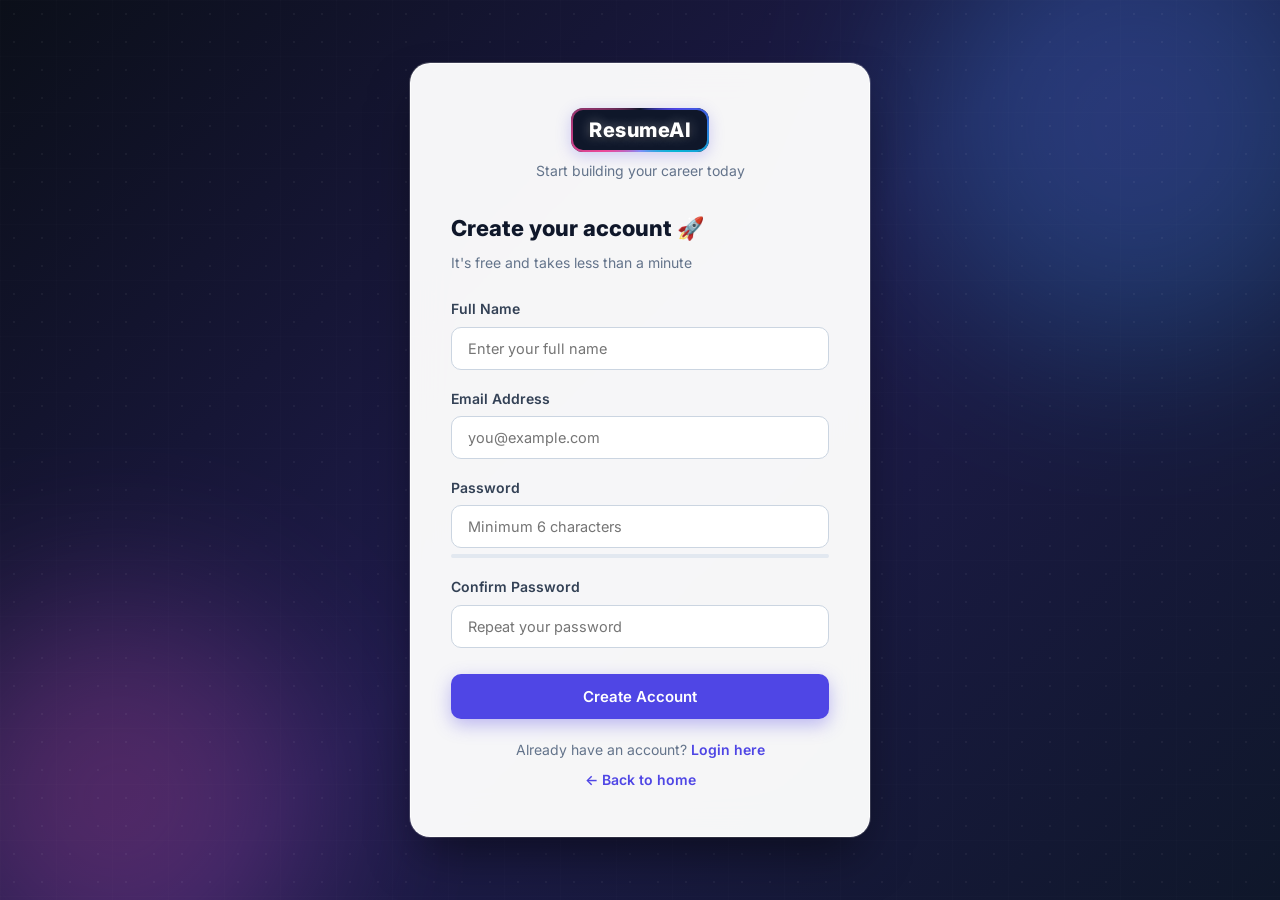
<file: frontend/register.html>
<!DOCTYPE html>
<html lang="en">
<head>
    <meta charset="UTF-8">
    <meta name="viewport" content="width=device-width, initial-scale=1.0">
    <title>Register - ResumeAI</title>
    <link rel="stylesheet" href="css/style.css">
    <link rel="stylesheet" href="css/auth.css">
</head>
<body>
    <div class="auth-page">
        <!-- Background Decorations -->
        <div class="auth-bg-decorations">
            <div class="auth-orb auth-orb-1"></div>
            <div class="auth-orb auth-orb-2"></div>
            <div class="auth-grid"></div>
        </div>

        <div class="auth-card">
            <div class="auth-logo">
                <a href="index.html" class="animated-logo-box">
                    <span class="logo-text">ResumeAI</span>
                </a>
                <p>Start building your career today</p>
            </div>
            <h2 class="auth-title">Create your account 🚀</h2>
            <p class="auth-subtitle">It's free and takes less than a minute</p>

            <div id="alertBox"></div>

            <form class="auth-form" id="registerForm" onsubmit="handleRegister(event)">
                <div class="form-group">
                    <label for="name">Full Name</label>
                    <input type="text" id="name" placeholder="Enter your full name" required>
                </div>
                <div class="form-group">
                    <label for="email">Email Address</label>
                    <input type="email" id="email" placeholder="you@example.com" required>
                </div>
                <div class="form-group">
                    <label for="password">Password</label>
                    <input type="password" id="password" placeholder="Minimum 6 characters" required oninput="checkStrength(this.value)">
                    <div class="password-strength">
                        <div class="password-strength-bar" id="strengthBar"></div>
                    </div>
                </div>
                <div class="form-group">
                    <label for="confirmPassword">Confirm Password</label>
                    <input type="password" id="confirmPassword" placeholder="Repeat your password" required>
                </div>
                <button type="submit" class="btn btn-primary" id="registerBtn">Create Account</button>
            </form>

            <div class="auth-footer">
                Already have an account? <a href="login.html">Login here</a>
            </div>
            <div class="auth-footer" style="margin-top: 8px;">
                <a href="index.html">← Back to home</a>
            </div>
        </div>
    </div>

    <script src="js/api.js"></script>
    <script>
        if (localStorage.getItem('token')) {
            window.location.href = 'dashboard.html';
        }
        function checkStrength(password) {
            const bar = document.getElementById('strengthBar');
            if (password.length < 4) { bar.style.width = '25%'; bar.style.background = '#ef4444'; }
            else if (password.length < 6) { bar.style.width = '50%'; bar.style.background = '#f59e0b'; }
            else if (password.length < 10) { bar.style.width = '75%'; bar.style.background = '#10b981'; }
            else { bar.style.width = '100%'; bar.style.background = '#059669'; }
        }
        async function handleRegister(event) {
            event.preventDefault();
            const btn = document.getElementById('registerBtn');
            const name = document.getElementById('name').value.trim();
            const email = document.getElementById('email').value.trim();
            const password = document.getElementById('password').value;
            const confirmPassword = document.getElementById('confirmPassword').value;

            if (password !== confirmPassword) {
                showAlert('Passwords do not match', 'error');
                return;
            }
            if (password.length < 6) {
                showAlert('Password must be at least 6 characters', 'error');
                return;
            }

            btn.textContent = 'Creating account...';
            btn.disabled = true;

            try {
                const data = await API.post('/api/auth/register', { name, email, password });
                if (data.success) {
                    localStorage.setItem('token', data.token);
                    localStorage.setItem('user', JSON.stringify({ id: data.userId, name: data.name, email: data.email }));
                    showAlert('Account created! Redirecting to dashboard...', 'success');
                    setTimeout(() => window.location.href = 'dashboard.html', 800);
                } else {
                    showAlert(data.message || 'Registration failed', 'error');
                    btn.textContent = 'Create Account';
                    btn.disabled = false;
                }
            } catch (e) {
                showAlert('Unable to connect to server. Please try again.', 'error');
                btn.textContent = 'Create Account';
                btn.disabled = false;
            }
        }
        function showAlert(msg, type) {
            document.getElementById('alertBox').innerHTML = `<div class="alert alert-${type === 'error' ? 'error' : 'success'}">${msg}</div>`;
        }
    </script>
</body>
</html>
</file>
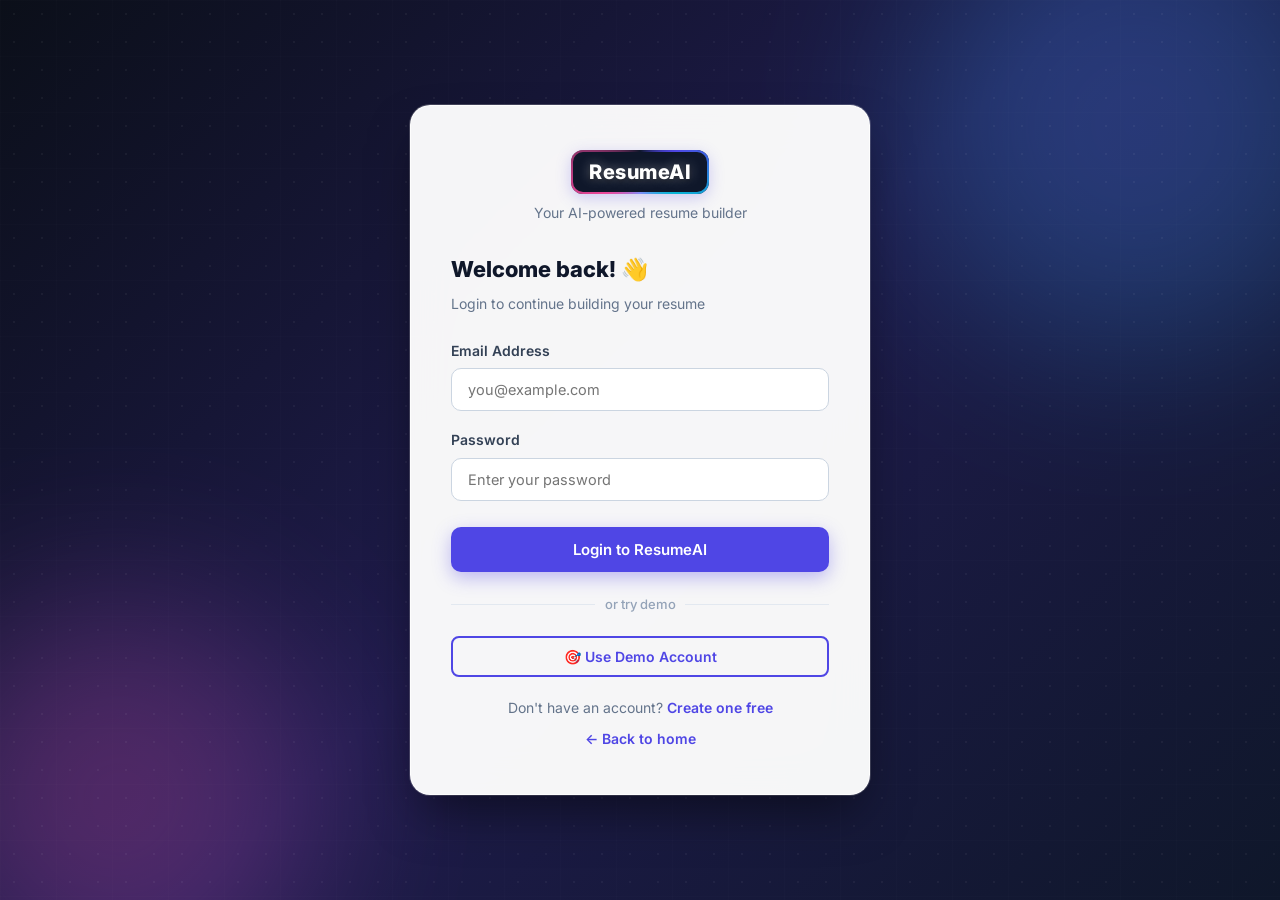
<file: frontend/templates.html>
<!DOCTYPE html>
<html lang="en">

<head>
    <meta charset="UTF-8">
    <meta name="viewport" content="width=device-width, initial-scale=1.0">
    <title>Templates - ResumeAI</title>
    <link rel="stylesheet" href="css/style.css">
    <link rel="stylesheet" href="css/dashboard.css">
    <link rel="stylesheet" href="css/templates.css">
    <link rel="stylesheet" href="css/responsive.css">

<body>
    <!-- Background Animated Decorations -->
    <div class="dashboard-bg-decorations">
        <div class="ambient-orb orb-1"></div>
        <div class="ambient-orb orb-2"></div>
        <div class="ambient-orb orb-3"></div>
        <div class="grid-mesh-overlay"></div>
    </div>

    <div class="dashboard-layout">
        <aside class="sidebar" id="sidebar">
            <div class="sidebar-logo">
                <a href="dashboard.html" class="animated-logo-box">
                    <span class="logo-text">ResumeAI</span>
                </a>
            </div>
            <nav class="sidebar-nav">
                <a href="dashboard.html"><span class="icon">🏠</span> Dashboard</a>
                <a href="builder.html"><span class="icon">✏️</span> Resume Builder</a>
                <a href="templates.html" class="active"><span class="icon">🎨</span> Templates</a>
                <a href="analyzer.html"><span class="icon">📊</span> ATS Analyzer</a>
                <a href="profile.html"><span class="icon">👤</span> Profile</a>
                <a href="help.html"><span class="icon">❓</span> Help</a>
            </nav>
            <div class="sidebar-footer">
                <button class="btn btn-danger btn-sm" style="width:100%;" onclick="logout()">🚪 Logout</button>
            </div>
        </aside>

        <div class="main-content">
            <header class="topbar">
                <button class="menu-toggle" onclick="toggleSidebar()">☰</button>
                <span class="topbar-title">Resume Templates</span>
                <a href="builder.html" class="btn btn-primary btn-sm">+ Create Resume</a>
            </header>

            <main class="page-content">
                <div class="page-header">
                    <h1>Choose Your Template</h1>
                    <p>10 professional templates designed to impress recruiters</p>
                </div>

                <div class="templates-grid">
                    <div class="template-card" onclick="useTemplate('classic')">
                        <div class="template-thumbnail tmpl-classic">
                            <div class="tmpl-header">
                                <h4>Use For :</h4>
                                <p>Software Developer</p>
                            </div>
                            <div class="tmpl-body">
                                <div class="tmpl-section-title"></div>
                                <div class="tmpl-line"></div>
                                <div class="tmpl-line short"></div>
                                <div class="tmpl-section-title"></div>
                                <div class="tmpl-line"></div>
                                <div class="tmpl-line short"></div>
                                <div class="tmpl-line shorter"></div>
                                <div class="tmpl-section-title"></div>
                                <div class="tmpl-line short"></div>
                            </div>
                        </div>
                        <div class="template-info">
                            <h3>1. Classic Professional</h3>
                            <p>Timeless design trusted by recruiters worldwide</p>
                            <div class="template-actions">
                                <button class="btn btn-primary btn-sm"
                                    onclick="event.stopPropagation(); useTemplate('classic')">Use Template</button>
                                <span class="badge badge-primary">Most Popular</span>
                            </div>
                        </div>
                    </div>

                    <div class="template-card" onclick="useTemplate('modern')">
                        <div class="template-thumbnail tmpl-modern">
                            <div class="tmpl-header">
                                <h4>Use For :</h4>
                                <p>Full Stack Developer</p>
                            </div>
                            <div class="tmpl-body" style="background: #f0f9ff;">
                                <div class="tmpl-section-title" style="background: #2196F3;"></div>
                                <div class="tmpl-line"></div>
                                <div class="tmpl-line short"></div>
                                <div class="tmpl-section-title" style="background: #2196F3;"></div>
                                <div class="tmpl-line"></div>
                                <div class="tmpl-line shorter"></div>
                            </div>
                        </div>
                        <div class="template-info">
                            <h3>2. Modern Minimal</h3>
                            <p>Clean and contemporary layout with blue accents</p>
                            <div class="template-actions">
                                <button class="btn btn-primary btn-sm"
                                    onclick="event.stopPropagation(); useTemplate('modern')">Use Template</button>
                                <span class="badge badge-success">Trending</span>
                            </div>
                        </div>
                    </div>

                    <div class="template-card" onclick="useTemplate('corporate')">
                        <div class="template-thumbnail tmpl-corporate">
                            <div class="tmpl-header">
                                <h4>Use For :</h4>
                                <p>Business Analyst</p>
                            </div>
                            <div class="tmpl-body">
                                <div class="tmpl-section-title" style="background: #1a237e;"></div>
                                <div class="tmpl-line"></div>
                                <div class="tmpl-line short"></div>
                                <div class="tmpl-section-title" style="background: #1a237e;"></div>
                                <div class="tmpl-line"></div>
                            </div>
                        </div>
                        <div class="template-info">
                            <h3>3. Corporate</h3>
                            <p>Formal and structured layout for corporate roles</p>
                            <div class="template-actions">
                                <button class="btn btn-primary btn-sm"
                                    onclick="event.stopPropagation(); useTemplate('corporate')">Use Template</button>
                            </div>
                        </div>
                    </div>

                    <div class="template-card" onclick="useTemplate('elegant')">
                        <div class="template-thumbnail tmpl-elegant">
                            <div class="tmpl-header">
                                <h4>Use For :</h4>
                                <p>Product Manager</p>
                            </div>
                            <div class="tmpl-body" style="background: #faf5ff;">
                                <div class="tmpl-section-title" style="background: #4a148c;"></div>
                                <div class="tmpl-line"></div>
                                <div class="tmpl-line short"></div>
                                <div class="tmpl-section-title" style="background: #4a148c;"></div>
                                <div class="tmpl-line"></div>
                            </div>
                        </div>
                        <div class="template-info">
                            <h3>4. Elegant</h3>
                            <p>Refined purple theme for leadership positions</p>
                            <div class="template-actions">
                                <button class="btn btn-primary btn-sm"
                                    onclick="event.stopPropagation(); useTemplate('elegant')">Use Template</button>
                            </div>
                        </div>
                    </div>

                    <div class="template-card" onclick="useTemplate('tech')">
                        <div class="template-thumbnail tmpl-tech">
                            <div class="tmpl-header">
                                <h4>Use For :</h4>
                                <p>Backend Engineer</p>
                            </div>
                            <div class="tmpl-body" style="background: #f0fdf9; font-family: monospace;">
                                <div class="tmpl-section-title" style="background: #00695c;"></div>
                                <div class="tmpl-line"></div>
                                <div class="tmpl-line short"></div>
                                <div class="tmpl-section-title" style="background: #00695c;"></div>
                                <div class="tmpl-line"></div>
                            </div>
                        </div>
                        <div class="template-info">
                            <h3>5. Tech Developer</h3>
                            <p>Developer-focused layout with green tech theme</p>
                            <div class="template-actions">
                                <button class="btn btn-primary btn-sm"
                                    onclick="event.stopPropagation(); useTemplate('tech')">Use Template</button>
                                <span class="badge badge-success">Dev Friendly</span>
                            </div>
                        </div>
                    </div>

                    <div class="template-card" onclick="useTemplate('creative')">
                        <div class="template-thumbnail tmpl-creative">
                            <div class="tmpl-header">
                                <h4>Use For :</h4>
                                <p>UI/UX Designer</p>
                            </div>
                            <div class="tmpl-body" style="background: #fff8f5;">
                                <div class="tmpl-section-title" style="background: #e65100;"></div>
                                <div class="tmpl-line"></div>
                                <div class="tmpl-line short"></div>
                                <div class="tmpl-section-title" style="background: #e65100;"></div>
                                <div class="tmpl-line"></div>
                            </div>
                        </div>
                        <div class="template-info">
                            <h3>6. Creative</h3>
                            <p>Bold orange gradient for creative professionals</p>
                            <div class="template-actions">
                                <button class="btn btn-primary btn-sm"
                                    onclick="event.stopPropagation(); useTemplate('creative')">Use Template</button>
                            </div>
                        </div>
                    </div>

                    <div class="template-card" onclick="useTemplate('executive')">
                        <div class="template-thumbnail tmpl-executive">
                            <div class="tmpl-header">
                                <h4>Use For :</h4>
                                <p>CTO / VP Engineering</p>
                            </div>
                            <div class="tmpl-body" style="background: #f9fafb;">
                                <div class="tmpl-section-title" style="background: #212121;"></div>
                                <div class="tmpl-line"></div>
                                <div class="tmpl-line short"></div>
                                <div class="tmpl-section-title" style="background: #212121;"></div>
                                <div class="tmpl-line"></div>
                            </div>
                        </div>
                        <div class="template-info">
                            <h3>7. Executive</h3>
                            <p>Prestigious dark theme for senior executives</p>
                            <div class="template-actions">
                                <button class="btn btn-primary btn-sm"
                                    onclick="event.stopPropagation(); useTemplate('executive')">Use Template</button>
                            </div>
                        </div>
                    </div>

                    <div class="template-card" onclick="useTemplate('student')">
                        <div class="template-thumbnail tmpl-student">
                            <div class="tmpl-header">
                                <h4>Use For :</h4>
                                <p>Computer Science Graduate</p>
                            </div>
                            <div class="tmpl-body" style="background: #eff6ff;">
                                <div class="tmpl-section-title" style="background: #1565c0;"></div>
                                <div class="tmpl-line"></div>
                                <div class="tmpl-line short"></div>
                                <div class="tmpl-section-title" style="background: #1565c0;"></div>
                                <div class="tmpl-line"></div>
                            </div>
                        </div>
                        <div class="template-info">
                            <h3>8. Student / Freshers</h3>
                            <p>Education-first layout for fresh graduates</p>
                            <div class="template-actions">
                                <button class="btn btn-primary btn-sm"
                                    onclick="event.stopPropagation(); useTemplate('student')">Use Template</button>
                                <span class="badge badge-warning">Fresher</span>
                            </div>
                        </div>
                    </div>

                    <div class="template-card" onclick="useTemplate('ats')">
                        <div class="template-thumbnail tmpl-ats">
                            <div class="tmpl-header" style="background: #37474f;">
                                <h4>Use For :</h4>
                                <p>Software Developer</p>
                            </div>
                            <div class="tmpl-body">
                                <div class="tmpl-section-title" style="background: #37474f;"></div>
                                <div class="tmpl-line"></div>
                                <div class="tmpl-line short"></div>
                                <div class="tmpl-section-title" style="background: #37474f;"></div>
                                <div class="tmpl-line"></div>
                                <div class="tmpl-line shorter"></div>
                            </div>
                        </div>
                        <div class="template-info">
                            <h3>9. ATS Simple</h3>
                            <p>Maximum ATS compatibility - plain and structured</p>
                            <div class="template-actions">
                                <button class="btn btn-primary btn-sm"
                                    onclick="event.stopPropagation(); useTemplate('ats')">Use Template</button>
                                <span class="badge badge-success">ATS Friendly</span>
                            </div>
                        </div>
                    </div>

                    <div class="template-card" onclick="useTemplate('twocol')">
                        <div class="template-thumbnail tmpl-twocol">
                            <div class="tmpl-header" style="background: #6a1b9a;">
                                <h4>Use For :</h4>
                                <p>Data Scientist</p>
                            </div>
                            <div class="tmpl-body" style="display: flex; gap: 8px; padding: 8px;">
                                <div style="width: 35%; background: #f3e5f5; padding: 6px; border-radius: 4px;">
                                    <div class="tmpl-line shorter"></div>
                                    <div class="tmpl-line shorter"></div>
                                </div>
                                <div style="flex: 1;">
                                    <div class="tmpl-section-title" style="background: #6a1b9a;"></div>
                                    <div class="tmpl-line"></div>
                                    <div class="tmpl-line short"></div>
                                </div>
                            </div>
                        </div>
                        <div class="template-info">
                            <h3>10. Modern Two Column</h3>
                            <p>Side panel layout maximizing content space</p>
                            <div class="template-actions">
                                <button class="btn btn-primary btn-sm"
                                    onclick="event.stopPropagation(); useTemplate('twocol')">Use Template</button>
                            </div>
                        </div>
                    </div>
                </div>
            </main>
        </div>
    </div>

    <script src="js/api.js"></script>
    <script src="js/utils.js"></script>
    <script>
        checkAuth();
        function useTemplate(templateName) {
            localStorage.setItem('selectedTemplate', templateName);
            window.location.href = 'builder.html?template=' + templateName;
        }
    </script>
</body>

</html>
</file>
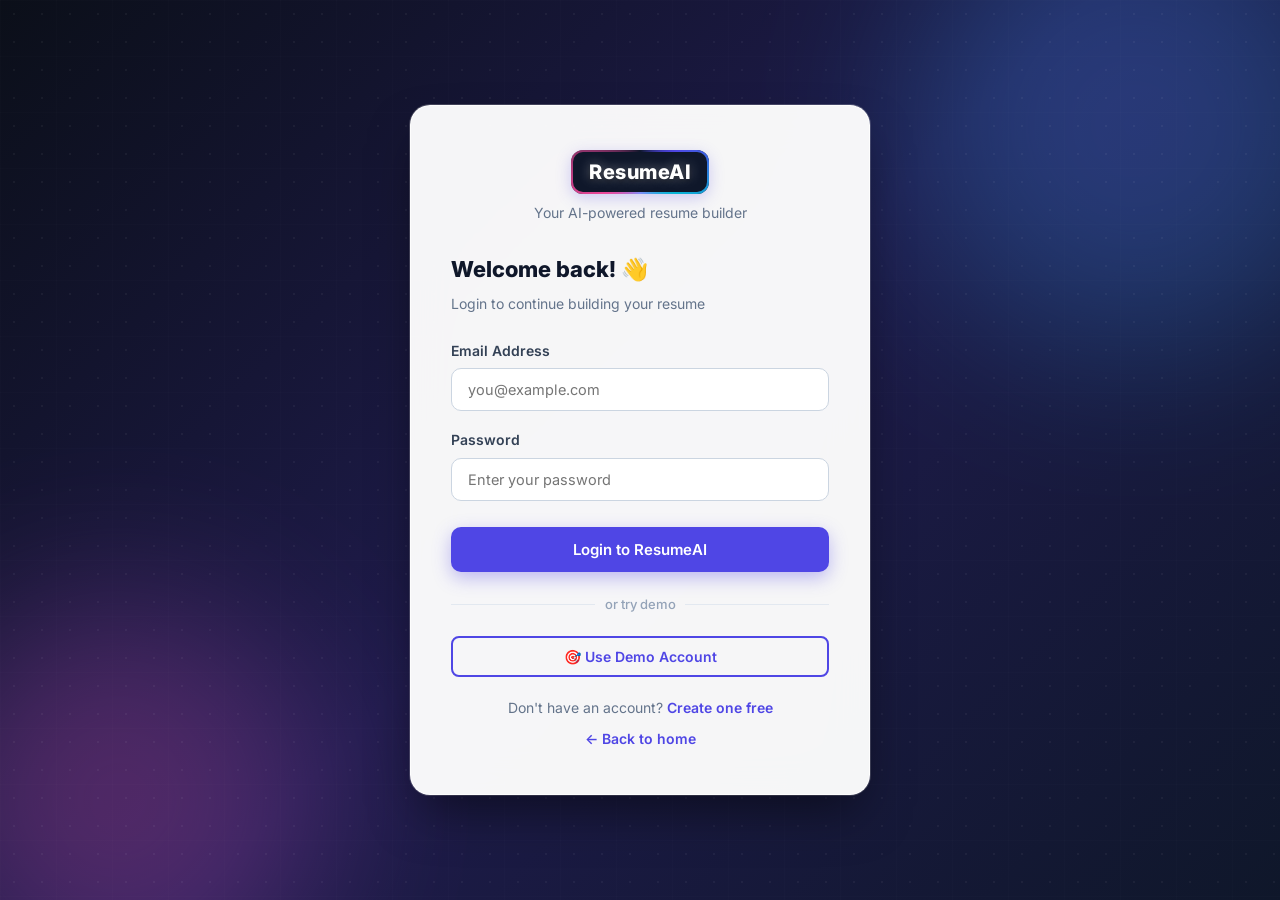
<file: Ai resume builder/frontend/analyzer.html>
<!DOCTYPE html>
<html lang="en">
<head>
    <meta charset="UTF-8">
    <meta name="viewport" content="width=device-width, initial-scale=1.0">
    <title>ATS Analyzer - ResumeAI</title>
    <link rel="stylesheet" href="css/style.css">
    <link rel="stylesheet" href="css/dashboard.css">
    <link rel="stylesheet" href="css/analyzer.css">
    <link rel="stylesheet" href="css/responsive.css">
</head>
<body>
    <!-- Background Animated Decorations -->
    <div class="dashboard-bg-decorations">
        <div class="ambient-orb orb-1"></div>
        <div class="ambient-orb orb-2"></div>
        <div class="ambient-orb orb-3"></div>
        <div class="grid-mesh-overlay"></div>
    </div>

    <div class="dashboard-layout">
        <aside class="sidebar" id="sidebar">
            <div class="sidebar-logo">
                <a href="dashboard.html" class="animated-logo-box">
                    <span class="logo-text">ResumeAI</span>
                </a>
            </div>
            <nav class="sidebar-nav">
                <a href="dashboard.html"><span class="icon">🏠</span> Dashboard</a>
                <a href="builder.html"><span class="icon">✏️</span> Resume Builder</a>
                <a href="templates.html"><span class="icon">🎨</span> Templates</a>
                <a href="analyzer.html" class="active"><span class="icon">📊</span> ATS Analyzer</a>
                <a href="profile.html"><span class="icon">👤</span> Profile</a>
                <a href="help.html"><span class="icon">❓</span> Help</a>
            </nav>
            <div class="sidebar-footer">
                <button class="btn btn-danger btn-sm" style="width:100%;" onclick="logout()">🚪 Logout</button>
            </div>
        </aside>

        <div class="main-content">
            <header class="topbar">
                <button class="menu-toggle" onclick="toggleSidebar()">☰</button>
                <span class="topbar-title">ATS Resume Analyzer</span>
            </header>

            <main class="page-content">
                <div class="page-header">
                    <h1>📊 ATS Resume Analyzer</h1>
                    <p>Check how well your resume matches a job description</p>
                </div>

                <div class="analyzer-layout">
                    <div class="analyzer-form">
                        <div class="alert alert-info">
                            ⚠️ <strong>Note:</strong> This is an <em>Estimated ATS Compatibility Score</em> based on keyword matching. This is not an official score from any company.
                        </div>
                        <h2>📋 Enter Resume & Job Details</h2>
                        <div class="form-group">
                            <label>Select Resume (optional - or paste text below)</label>
                            <select id="resumeSelect" onchange="loadResumeText()">
                                <option value="">-- Select a saved resume --</option>
                            </select>
                        </div>
                        <div class="form-group">
                            <label>Resume Text *</label>
                            <textarea id="resumeText" rows="8" placeholder="Paste your resume content here, or select a resume above..."></textarea>
                        </div>
                        <div class="form-group">
                            <label>Job Description *</label>
                            <textarea id="jobDescription" rows="8" placeholder="Paste the job description you're applying to..."></textarea>
                        </div>
                        <button class="btn btn-primary" onclick="analyzeATS()" id="analyzeBtn">
                            📊 Analyze ATS Compatibility
                        </button>
                    </div>

                    <div class="analyzer-results" id="analyzerResults">
                        <div class="score-section">
                            <h2 style="margin-bottom: 20px;">Your Estimated ATS Score</h2>
                            <div class="score-circle" id="scoreCircle">
                                <span class="score-number" id="scoreNumber">0</span>
                                <span class="score-label">/ 100</span>
                            </div>
                            <p id="scoreSummary" style="color: #64748b; font-size: 14px;"></p>
                            <div class="score-disclaimer">
                                ⚠️ This is an <strong>Estimated ATS Compatibility Score</strong>. Actual ATS scores vary by employer system.
                            </div>
                        </div>

                        <div class="results-grid">
                            <div class="results-card">
                                <h3>✅ Matched Keywords</h3>
                                <div id="matchedKeywords"></div>
                            </div>
                            <div class="results-card">
                                <h3>❌ Missing Keywords</h3>
                                <div id="missingKeywords"></div>
                            </div>
                        </div>

                        <div class="results-grid">
                            <div class="results-card">
                                <h3>💪 Resume Strengths</h3>
                                <ul class="result-list" id="strengthsList"></ul>
                            </div>
                            <div class="results-card">
                                <h3>🔧 Suggested Improvements</h3>
                                <ul class="result-list" id="improvementsList"></ul>
                            </div>
                        </div>

                        <div style="text-align: center; margin-top: 20px;">
                            <a href="builder.html" class="btn btn-primary">✏️ Improve My Resume</a>
                        </div>
                    </div>
                </div>
            </main>
        </div>
    </div>

    <script src="js/api.js"></script>
    <script src="js/utils.js"></script>
    <script src="js/analyzer.js"></script>
</body>
</html>
</file>
<file: frontend/css/style.css>
@import url('https://fonts.googleapis.com/css2?family=Inter:wght@300;400;500;600;700;800&display=swap');

* {
    margin: 0;
    padding: 0;
    box-sizing: border-box;
}

:root {
    --primary: #4f46e5;
    --primary-dark: #3730a3;
    --primary-light: #818cf8;
    --secondary: #06b6d4;
    --success: #10b981;
    --warning: #f59e0b;
    --danger: #ef4444;
    --dark: #0f172a;
    --dark-2: #1e293b;
    --dark-3: #334155;
    --gray: #64748b;
    --gray-light: #94a3b8;
    --border: #e2e8f0;
    --bg: #f8fafc;
    --white: #ffffff;
    --shadow: 0 4px 6px -1px rgba(0,0,0,0.1), 0 2px 4px -1px rgba(0,0,0,0.06);
    --shadow-lg: 0 10px 15px -3px rgba(0,0,0,0.1), 0 4px 6px -2px rgba(0,0,0,0.05);
    --radius: 12px;
    --radius-sm: 8px;
}

body {
    font-family: 'Inter', sans-serif;
    background: var(--bg);
    color: var(--dark);
    line-height: 1.6;
}

/* =========================================================
   1. Animated Line Border around "ResumeAI" (White text with glowing border)
   ========================================================= */
.animated-logo-box {
    position: relative;
    display: inline-flex;
    align-items: center;
    justify-content: center;
    padding: 6px 18px;
    border-radius: 12px;
    background: #0f172a;
    overflow: hidden;
    z-index: 1;
    text-decoration: none;
    box-shadow: 0 4px 15px rgba(79, 70, 229, 0.25);
    transition: transform 0.2s ease, box-shadow 0.2s ease;
}

.animated-logo-box:hover {
    transform: translateY(-1px);
    box-shadow: 0 6px 20px rgba(79, 70, 229, 0.35);
}

.animated-logo-box::before {
    content: '';
    position: absolute;
    top: -50%;
    left: -50%;
    width: 200%;
    height: 200%;
    background: conic-gradient(
        from 0deg,
        transparent 0deg,
        #4f46e5 60deg,
        #06b6d4 120deg,
        #818cf8 180deg,
        #ec4899 240deg,
        transparent 360deg
    );
    animation: rotateLogoLine 3s linear infinite;
    z-index: -2;
}

.animated-logo-box::after {
    content: '';
    position: absolute;
    inset: 2px;
    background: #0f172a;
    border-radius: 10px;
    z-index: -1;
}

.animated-logo-box .logo-text {
    font-size: 20px;
    font-weight: 800;
    color: #ffffff !important;
    -webkit-text-fill-color: #ffffff !important;
    background: none !important;
    letter-spacing: 0.5px;
    text-shadow: 0 0 12px rgba(255, 255, 255, 0.4), 0 2px 4px rgba(0, 0, 0, 0.5);
}

/* Light / Navbar Variant of Animated Logo */
.animated-logo-light {
    position: relative;
    display: inline-flex;
    align-items: center;
    justify-content: center;
    padding: 6px 18px;
    border-radius: 12px;
    background: #0f172a;
    overflow: hidden;
    z-index: 1;
    text-decoration: none;
    box-shadow: 0 4px 15px rgba(79, 70, 229, 0.25);
    transition: transform 0.2s ease, box-shadow 0.2s ease;
}

.animated-logo-light:hover {
    transform: translateY(-1px);
    box-shadow: 0 6px 20px rgba(79, 70, 229, 0.35);
}

.animated-logo-light::before {
    content: '';
    position: absolute;
    top: -50%;
    left: -50%;
    width: 200%;
    height: 200%;
    background: conic-gradient(
        from 0deg,
        transparent 0deg,
        #4f46e5 60deg,
        #06b6d4 120deg,
        #818cf8 180deg,
        #4f46e5 240deg,
        transparent 360deg
    );
    animation: rotateLogoLine 3s linear infinite;
    z-index: -2;
}

.animated-logo-light::after {
    content: '';
    position: absolute;
    inset: 2px;
    background: #0f172a;
    border-radius: 10px;
    z-index: -1;
}

.animated-logo-light .logo-text {
    font-size: 20px;
    font-weight: 800;
    color: #ffffff !important;
    -webkit-text-fill-color: #ffffff !important;
    background: none !important;
    letter-spacing: 0.5px;
    text-shadow: 0 0 12px rgba(255, 255, 255, 0.4), 0 2px 4px rgba(0, 0, 0, 0.5);
}

@keyframes rotateLogoLine {
    0% { transform: rotate(0deg); }
    100% { transform: rotate(360deg); }
}

/* =========================================================
   2. Rectangular Borders around Keywords (Features, Templates, How It Works, Login)
   ========================================================= */
.nav-rect-box {
    display: inline-flex;
    align-items: center;
    justify-content: center;
    padding: 8px 18px;
    border: 1.5px solid rgba(79, 70, 229, 0.3);
    border-radius: 8px;
    font-size: 14px;
    font-weight: 600;
    color: #334155;
    background: rgba(248, 250, 252, 0.85);
    backdrop-filter: blur(8px);
    transition: all 0.25s cubic-bezier(0.4, 0, 0.2, 1);
    box-shadow: 0 1px 3px rgba(0,0,0,0.04);
    position: relative;
    text-decoration: none;
}

.nav-rect-box:hover {
    border-color: #4f46e5;
    background: rgba(79, 70, 229, 0.08);
    color: #4f46e5;
    transform: translateY(-2px);
    box-shadow: 0 6px 16px rgba(79, 70, 229, 0.18), 0 0 0 1px rgba(79, 70, 229, 0.2);
}

.nav-rect-box.active {
    border-color: #4f46e5;
    background: rgba(79, 70, 229, 0.12);
    color: #4f46e5;
}

a { text-decoration: none; color: inherit; }
ul { list-style: none; }
img { max-width: 100%; }

.btn {
    display: inline-flex;
    align-items: center;
    gap: 8px;
    padding: 10px 22px;
    border: none;
    border-radius: var(--radius-sm);
    font-size: 14px;
    font-weight: 600;
    cursor: pointer;
    transition: all 0.2s ease;
    font-family: 'Inter', sans-serif;
}

.btn-primary {
    background: var(--primary);
    color: white;
}
.btn-primary:hover { background: var(--primary-dark); transform: translateY(-1px); box-shadow: var(--shadow-lg); }

.btn-secondary {
    background: transparent;
    color: var(--primary);
    border: 2px solid var(--primary);
}
.btn-secondary:hover { background: var(--primary); color: white; }

.btn-success { background: var(--success); color: white; }
.btn-success:hover { background: #059669; }

.btn-danger { background: var(--danger); color: white; }
.btn-danger:hover { background: #dc2626; }

.btn-sm { padding: 6px 14px; font-size: 13px; }
.btn-lg { padding: 14px 32px; font-size: 16px; }

.card {
    background: var(--white);
    border-radius: var(--radius);
    box-shadow: var(--shadow);
    padding: 24px;
}

.badge {
    display: inline-block;
    padding: 3px 10px;
    border-radius: 20px;
    font-size: 12px;
    font-weight: 600;
}

.badge-primary { background: #ede9fe; color: var(--primary); }
.badge-success { background: #d1fae5; color: var(--success); }
.badge-warning { background: #fef3c7; color: var(--warning); }
.badge-danger { background: #fee2e2; color: var(--danger); }

.form-group { margin-bottom: 18px; }
.form-group label { display: block; font-size: 14px; font-weight: 500; margin-bottom: 6px; color: var(--dark-3); }
.form-group input,
.form-group textarea,
.form-group select {
    width: 100%;
    padding: 10px 14px;
    border: 2px solid var(--border);
    border-radius: var(--radius-sm);
    font-size: 14px;
    font-family: 'Inter', sans-serif;
    transition: border-color 0.2s;
    background: white;
    color: var(--dark);
}
.form-group input:focus,
.form-group textarea:focus,
.form-group select:focus {
    outline: none;
    border-color: var(--primary);
    box-shadow: 0 0 0 3px rgba(79, 70, 229, 0.1);
}
.form-group textarea { resize: vertical; min-height: 80px; }

.alert {
    padding: 14px 18px;
    border-radius: var(--radius-sm);
    font-size: 14px;
    margin-bottom: 16px;
    display: flex;
    align-items: center;
    gap: 10px;
}
.alert-success { background: #d1fae5; color: #065f46; border: 1px solid #a7f3d0; }
.alert-error { background: #fee2e2; color: #991b1b; border: 1px solid #fecaca; }
.alert-info { background: #dbeafe; color: #1e40af; border: 1px solid #bfdbfe; }
.alert-warning { background: #fef3c7; color: #92400e; border: 1px solid #fde68a; }

.container { max-width: 1200px; margin: 0 auto; padding: 0 24px; }

.loading {
    display: flex;
    align-items: center;
    justify-content: center;
    padding: 40px;
}
.spinner {
    width: 32px;
    height: 32px;
    border: 3px solid var(--border);
    border-top: 3px solid var(--primary);
    border-radius: 50%;
    animation: spin 0.8s linear infinite;
}
@keyframes spin { to { transform: rotate(360deg); } }

.toast {
    position: fixed;
    bottom: 24px;
    right: 24px;
    background: var(--dark);
    color: white;
    padding: 14px 20px;
    border-radius: var(--radius-sm);
    box-shadow: var(--shadow-lg);
    z-index: 9999;
    font-size: 14px;
    display: flex;
    align-items: center;
    gap: 10px;
    animation: slideIn 0.3s ease;
    max-width: 360px;
}
.toast.success { background: var(--success); }
.toast.error { background: var(--danger); }
.toast.warning { background: var(--warning); color: var(--dark); }

@keyframes slideIn {
    from { transform: translateX(100px); opacity: 0; }
    to { transform: translateX(0); opacity: 1; }
}

.modal-overlay {
    position: fixed;
    inset: 0;
    background: rgba(0,0,0,0.5);
    display: flex;
    align-items: center;
    justify-content: center;
    z-index: 1000;
    padding: 20px;
}
.modal {
    background: white;
    border-radius: var(--radius);
    padding: 32px;
    max-width: 480px;
    width: 100%;
    box-shadow: var(--shadow-lg);
}
.modal h3 { margin-bottom: 12px; font-size: 18px; }
.modal p { color: var(--gray); margin-bottom: 24px; font-size: 14px; }
.modal-actions { display: flex; gap: 12px; justify-content: flex-end; }

.text-center { text-align: center; }
.text-gray { color: var(--gray); }
.mt-4 { margin-top: 16px; }
.mb-4 { margin-bottom: 16px; }
.hidden { display: none !important; }

::-webkit-scrollbar { width: 8px; height: 8px; }
::-webkit-scrollbar-track { background: var(--bg); }
::-webkit-scrollbar-thumb { background: var(--border); border-radius: 4px; }
::-webkit-scrollbar-thumb:hover { background: var(--gray-light); }
</file>
<file: Ai resume builder/frontend/css/style.css>
@import url('https://fonts.googleapis.com/css2?family=Inter:wght@300;400;500;600;700;800&display=swap');

* {
    margin: 0;
    padding: 0;
    box-sizing: border-box;
}

:root {
    --primary: #4f46e5;
    --primary-dark: #3730a3;
    --primary-light: #818cf8;
    --secondary: #06b6d4;
    --success: #10b981;
    --warning: #f59e0b;
    --danger: #ef4444;
    --dark: #0f172a;
    --dark-2: #1e293b;
    --dark-3: #334155;
    --gray: #64748b;
    --gray-light: #94a3b8;
    --border: #e2e8f0;
    --bg: #f8fafc;
    --white: #ffffff;
    --shadow: 0 4px 6px -1px rgba(0,0,0,0.1), 0 2px 4px -1px rgba(0,0,0,0.06);
    --shadow-lg: 0 10px 15px -3px rgba(0,0,0,0.1), 0 4px 6px -2px rgba(0,0,0,0.05);
    --radius: 12px;
    --radius-sm: 8px;
}

body {
    font-family: 'Inter', sans-serif;
    background: var(--bg);
    color: var(--dark);
    line-height: 1.6;
}

/* =========================================================
   1. Animated Line Border around "ResumeAI" (White text with glowing border)
   ========================================================= */
.animated-logo-box {
    position: relative;
    display: inline-flex;
    align-items: center;
    justify-content: center;
    padding: 6px 18px;
    border-radius: 12px;
    background: #0f172a;
    overflow: hidden;
    z-index: 1;
    text-decoration: none;
    box-shadow: 0 4px 15px rgba(79, 70, 229, 0.25);
    transition: transform 0.2s ease, box-shadow 0.2s ease;
}

.animated-logo-box:hover {
    transform: translateY(-1px);
    box-shadow: 0 6px 20px rgba(79, 70, 229, 0.35);
}

.animated-logo-box::before {
    content: '';
    position: absolute;
    top: -50%;
    left: -50%;
    width: 200%;
    height: 200%;
    background: conic-gradient(
        from 0deg,
        transparent 0deg,
        #4f46e5 60deg,
        #06b6d4 120deg,
        #818cf8 180deg,
        #ec4899 240deg,
        transparent 360deg
    );
    animation: rotateLogoLine 3s linear infinite;
    z-index: -2;
}

.animated-logo-box::after {
    content: '';
    position: absolute;
    inset: 2px;
    background: #0f172a;
    border-radius: 10px;
    z-index: -1;
}

.animated-logo-box .logo-text {
    font-size: 20px;
    font-weight: 800;
    color: #ffffff !important;
    -webkit-text-fill-color: #ffffff !important;
    background: none !important;
    letter-spacing: 0.5px;
    text-shadow: 0 0 12px rgba(255, 255, 255, 0.4), 0 2px 4px rgba(0, 0, 0, 0.5);
}

/* Light / Navbar Variant of Animated Logo */
.animated-logo-light {
    position: relative;
    display: inline-flex;
    align-items: center;
    justify-content: center;
    padding: 6px 18px;
    border-radius: 12px;
    background: #0f172a;
    overflow: hidden;
    z-index: 1;
    text-decoration: none;
    box-shadow: 0 4px 15px rgba(79, 70, 229, 0.25);
    transition: transform 0.2s ease, box-shadow 0.2s ease;
}

.animated-logo-light:hover {
    transform: translateY(-1px);
    box-shadow: 0 6px 20px rgba(79, 70, 229, 0.35);
}

.animated-logo-light::before {
    content: '';
    position: absolute;
    top: -50%;
    left: -50%;
    width: 200%;
    height: 200%;
    background: conic-gradient(
        from 0deg,
        transparent 0deg,
        #4f46e5 60deg,
        #06b6d4 120deg,
        #818cf8 180deg,
        #4f46e5 240deg,
        transparent 360deg
    );
    animation: rotateLogoLine 3s linear infinite;
    z-index: -2;
}

.animated-logo-light::after {
    content: '';
    position: absolute;
    inset: 2px;
    background: #0f172a;
    border-radius: 10px;
    z-index: -1;
}

.animated-logo-light .logo-text {
    font-size: 20px;
    font-weight: 800;
    color: #ffffff !important;
    -webkit-text-fill-color: #ffffff !important;
    background: none !important;
    letter-spacing: 0.5px;
    text-shadow: 0 0 12px rgba(255, 255, 255, 0.4), 0 2px 4px rgba(0, 0, 0, 0.5);
}

@keyframes rotateLogoLine {
    0% { transform: rotate(0deg); }
    100% { transform: rotate(360deg); }
}

/* =========================================================
   2. Rectangular Borders around Keywords (Features, Templates, How It Works, Login)
   ========================================================= */
.nav-rect-box {
    display: inline-flex;
    align-items: center;
    justify-content: center;
    padding: 8px 18px;
    border: 1.5px solid rgba(79, 70, 229, 0.3);
    border-radius: 8px;
    font-size: 14px;
    font-weight: 600;
    color: #334155;
    background: rgba(248, 250, 252, 0.85);
    backdrop-filter: blur(8px);
    transition: all 0.25s cubic-bezier(0.4, 0, 0.2, 1);
    box-shadow: 0 1px 3px rgba(0,0,0,0.04);
    position: relative;
    text-decoration: none;
}

.nav-rect-box:hover {
    border-color: #4f46e5;
    background: rgba(79, 70, 229, 0.08);
    color: #4f46e5;
    transform: translateY(-2px);
    box-shadow: 0 6px 16px rgba(79, 70, 229, 0.18), 0 0 0 1px rgba(79, 70, 229, 0.2);
}

.nav-rect-box.active {
    border-color: #4f46e5;
    background: rgba(79, 70, 229, 0.12);
    color: #4f46e5;
}

a { text-decoration: none; color: inherit; }
ul { list-style: none; }
img { max-width: 100%; }

.btn {
    display: inline-flex;
    align-items: center;
    gap: 8px;
    padding: 10px 22px;
    border: none;
    border-radius: var(--radius-sm);
    font-size: 14px;
    font-weight: 600;
    cursor: pointer;
    transition: all 0.2s ease;
    font-family: 'Inter', sans-serif;
}

.btn-primary {
    background: var(--primary);
    color: white;
}
.btn-primary:hover { background: var(--primary-dark); transform: translateY(-1px); box-shadow: var(--shadow-lg); }

.btn-secondary {
    background: transparent;
    color: var(--primary);
    border: 2px solid var(--primary);
}
.btn-secondary:hover { background: var(--primary); color: white; }

.btn-success { background: var(--success); color: white; }
.btn-success:hover { background: #059669; }

.btn-danger { background: var(--danger); color: white; }
.btn-danger:hover { background: #dc2626; }

.btn-sm { padding: 6px 14px; font-size: 13px; }
.btn-lg { padding: 14px 32px; font-size: 16px; }

.card {
    background: var(--white);
    border-radius: var(--radius);
    box-shadow: var(--shadow);
    padding: 24px;
}

.badge {
    display: inline-block;
    padding: 3px 10px;
    border-radius: 20px;
    font-size: 12px;
    font-weight: 600;
}

.badge-primary { background: #ede9fe; color: var(--primary); }
.badge-success { background: #d1fae5; color: var(--success); }
.badge-warning { background: #fef3c7; color: var(--warning); }
.badge-danger { background: #fee2e2; color: var(--danger); }

.form-group { margin-bottom: 18px; }
.form-group label { display: block; font-size: 14px; font-weight: 500; margin-bottom: 6px; color: var(--dark-3); }
.form-group input,
.form-group textarea,
.form-group select {
    width: 100%;
    padding: 10px 14px;
    border: 2px solid var(--border);
    border-radius: var(--radius-sm);
    font-size: 14px;
    font-family: 'Inter', sans-serif;
    transition: border-color 0.2s;
    background: white;
    color: var(--dark);
}
.form-group input:focus,
.form-group textarea:focus,
.form-group select:focus {
    outline: none;
    border-color: var(--primary);
    box-shadow: 0 0 0 3px rgba(79, 70, 229, 0.1);
}
.form-group textarea { resize: vertical; min-height: 80px; }

.alert {
    padding: 14px 18px;
    border-radius: var(--radius-sm);
    font-size: 14px;
    margin-bottom: 16px;
    display: flex;
    align-items: center;
    gap: 10px;
}
.alert-success { background: #d1fae5; color: #065f46; border: 1px solid #a7f3d0; }
.alert-error { background: #fee2e2; color: #991b1b; border: 1px solid #fecaca; }
.alert-info { background: #dbeafe; color: #1e40af; border: 1px solid #bfdbfe; }
.alert-warning { background: #fef3c7; color: #92400e; border: 1px solid #fde68a; }

.container { max-width: 1200px; margin: 0 auto; padding: 0 24px; }

.loading {
    display: flex;
    align-items: center;
    justify-content: center;
    padding: 40px;
}
.spinner {
    width: 32px;
    height: 32px;
    border: 3px solid var(--border);
    border-top: 3px solid var(--primary);
    border-radius: 50%;
    animation: spin 0.8s linear infinite;
}
@keyframes spin { to { transform: rotate(360deg); } }

.toast {
    position: fixed;
    bottom: 24px;
    right: 24px;
    background: var(--dark);
    color: white;
    padding: 14px 20px;
    border-radius: var(--radius-sm);
    box-shadow: var(--shadow-lg);
    z-index: 9999;
    font-size: 14px;
    display: flex;
    align-items: center;
    gap: 10px;
    animation: slideIn 0.3s ease;
    max-width: 360px;
}
.toast.success { background: var(--success); }
.toast.error { background: var(--danger); }
.toast.warning { background: var(--warning); color: var(--dark); }

@keyframes slideIn {
    from { transform: translateX(100px); opacity: 0; }
    to { transform: translateX(0); opacity: 1; }
}

.modal-overlay {
    position: fixed;
    inset: 0;
    background: rgba(0,0,0,0.5);
    display: flex;
    align-items: center;
    justify-content: center;
    z-index: 1000;
    padding: 20px;
}
.modal {
    background: white;
    border-radius: var(--radius);
    padding: 32px;
    max-width: 480px;
    width: 100%;
    box-shadow: var(--shadow-lg);
}
.modal h3 { margin-bottom: 12px; font-size: 18px; }
.modal p { color: var(--gray); margin-bottom: 24px; font-size: 14px; }
.modal-actions { display: flex; gap: 12px; justify-content: flex-end; }

.text-center { text-align: center; }
.text-gray { color: var(--gray); }
.mt-4 { margin-top: 16px; }
.mb-4 { margin-bottom: 16px; }
.hidden { display: none !important; }

::-webkit-scrollbar { width: 8px; height: 8px; }
::-webkit-scrollbar-track { background: var(--bg); }
::-webkit-scrollbar-thumb { background: var(--border); border-radius: 4px; }
::-webkit-scrollbar-thumb:hover { background: var(--gray-light); }
</file>
<file: frontend/css/dashboard.css>
/* =============================================================
   DASHBOARD.CSS — Light Professional Theme
   ResumeAI — Clean, Modern SaaS UI
   ============================================================= */

/* -- Layout --------------------------------------------------- */
.dashboard-layout {
    display: flex;
    min-height: 100vh;
    background: #F8FAFC;
    overflow-x: hidden;
}

/* -- Remove old dark decorations (keep div harmless) ---------- */
.dashboard-bg-decorations { display: none; }
.ambient-orb,
.grid-mesh-overlay { display: none; }

/* =============================================================
   SIDEBAR — Light, Clean, Minimal
   ============================================================= */
.sidebar {
    width: 240px;
    min-width: 240px;
    background: #FFFFFF;
    color: #374151;
    display: flex;
    flex-direction: column;
    position: fixed;
    top: 0;
    left: 0;
    height: 100vh;
    z-index: 100;
    border-right: 1px solid #E5E7EB;
    box-shadow: 2px 0 8px rgba(0, 0, 0, 0.04);
    transition: transform 0.3s ease;
}

.sidebar-logo {
    padding: 18px 20px;
    border-bottom: 1px solid #F3F4F6;
    display: flex;
    align-items: center;
    justify-content: center;
}

.sidebar-nav {
    flex: 1;
    padding: 12px 12px;
    overflow-y: auto;
}

.sidebar-nav a {
    display: flex;
    align-items: center;
    gap: 10px;
    padding: 10px 14px;
    border-radius: 8px;
    font-size: 14px;
    font-weight: 500;
    color: #6B7280;
    margin-bottom: 2px;
    border: 1px solid transparent;
    transition: all 0.2s ease;
    text-decoration: none;
}

.sidebar-nav a:hover {
    background: #F3F4F6;
    color: #111827;
    transform: none;
    box-shadow: none;
}

.sidebar-nav a.active {
    background: #EEF2FF;
    color: #4F46E5;
    font-weight: 600;
    border-color: #C7D2FE;
}

.sidebar-nav a:hover,
.sidebar-nav a.active {
    border-color: transparent;
}

.sidebar-nav a.active {
    border-color: #C7D2FE;
}

.sidebar-nav .icon {
    font-size: 17px;
    width: 20px;
    text-align: center;
    flex-shrink: 0;
}

.sidebar-footer {
    padding: 14px 12px;
    border-top: 1px solid #F3F4F6;
}

/* Logout button — light style */
.sidebar-footer .btn-danger {
    background: #FEF2F2;
    color: #DC2626;
    border: 1px solid #FECACA;
}

.sidebar-footer .btn-danger:hover {
    background: #DC2626;
    color: white;
}

/* =============================================================
   MAIN CONTENT AREA
   ============================================================= */
.main-content {
    margin-left: 240px;
    flex: 1;
    display: flex;
    flex-direction: column;
    min-width: 0;
    overflow-x: hidden;
}

/* =============================================================
   TOP BAR / HEADER — Light, Professional
   ============================================================= */
.topbar {
    background: #FFFFFF;
    padding: 0 28px;
    height: 58px;
    display: flex;
    align-items: center;
    justify-content: space-between;
    border-bottom: 1px solid #E5E7EB;
    position: sticky;
    top: 0;
    z-index: 50;
    flex-shrink: 0;
}

.topbar-title {
    font-size: 17px;
    font-weight: 700;
    color: #111827;
    letter-spacing: 0.1px;
}

/* Menu toggle (mobile) */
.menu-toggle {
    display: none;
    background: none;
    border: none;
    font-size: 22px;
    cursor: pointer;
    padding: 4px 8px;
    border-radius: 6px;
    color: #374151;
}

.menu-toggle:hover {
    background: #F3F4F6;
}

/* =============================================================
   USER MENU / AVATAR
   ============================================================= */
.user-menu {
    display: flex;
    align-items: center;
    gap: 10px;
    font-size: 14px;
    color: #374151;
    font-weight: 500;
}

.user-avatar {
    width: 34px;
    height: 34px;
    background: linear-gradient(135deg, #4F46E5, #06B6D4);
    border-radius: 50%;
    display: flex;
    align-items: center;
    justify-content: center;
    color: white;
    font-weight: 700;
    font-size: 14px;
    flex-shrink: 0;
}

/* =============================================================
   PAGE CONTENT
   ============================================================= */
.page-content {
    padding: 28px;
    flex: 1;
    color: #111827;
}

.page-header {
    margin-bottom: 28px;
}

.page-header h1 {
    font-size: 24px;
    font-weight: 700;
    color: #111827;
    background: none;
    -webkit-text-fill-color: unset;
}

.page-header p {
    color: #6B7280;
    margin-top: 4px;
    font-size: 14px;
}

/* =============================================================
   STATS GRID / CARDS
   ============================================================= */
.stats-grid {
    display: grid;
    grid-template-columns: repeat(auto-fit, minmax(200px, 1fr));
    gap: 18px;
    margin-bottom: 28px;
}

.stat-card {
    background: #FFFFFF;
    border-radius: 12px;
    padding: 20px;
    border: 1px solid #E5E7EB;
    box-shadow: 0 1px 4px rgba(0, 0, 0, 0.05);
    display: flex;
    align-items: center;
    gap: 14px;
    transition: all 0.25s ease;
    position: relative;
    overflow: hidden;
}

.stat-card::before {
    content: '';
    position: absolute;
    top: 0;
    left: 0;
    right: 0;
    height: 3px;
    background: linear-gradient(90deg, #4F46E5, #06B6D4);
    opacity: 0;
    transition: opacity 0.25s;
}

.stat-card:hover {
    transform: translateY(-2px);
    box-shadow: 0 4px 16px rgba(0, 0, 0, 0.08);
    border-color: #C7D2FE;
}

.stat-card:hover::before {
    opacity: 1;
}

.stat-icon {
    width: 48px;
    height: 48px;
    border-radius: 12px;
    display: flex;
    align-items: center;
    justify-content: center;
    font-size: 22px;
    flex-shrink: 0;
}

.stat-icon.blue {
    background: #EEF2FF;
    border: 1px solid #C7D2FE;
}

.stat-icon.green {
    background: #F0FDF4;
    border: 1px solid #BBF7D0;
}

.stat-icon.orange {
    background: #FFFBEB;
    border: 1px solid #FDE68A;
}

.stat-value {
    font-size: 26px;
    font-weight: 800;
    color: #111827;
}

.stat-label {
    color: #6B7280;
    font-size: 12px;
    font-weight: 500;
    margin-top: 2px;
}

/* =============================================================
   RESUME CARDS GRID
   ============================================================= */
.resumes-grid {
    display: grid;
    grid-template-columns: repeat(auto-fill, minmax(300px, 1fr));
    gap: 18px;
}

.resume-card {
    background: #FFFFFF;
    border-radius: 12px;
    padding: 20px;
    border: 1px solid #E5E7EB;
    box-shadow: 0 1px 4px rgba(0, 0, 0, 0.04);
    transition: all 0.25s ease;
    position: relative;
    overflow: hidden;
}

.resume-card:hover {
    border-color: #C7D2FE;
    transform: translateY(-2px);
    box-shadow: 0 6px 20px rgba(79, 70, 229, 0.1);
}

.resume-card-title {
    font-size: 16px;
    font-weight: 700;
    color: #111827;
    margin-bottom: 6px;
}

.resume-card-meta {
    font-size: 12px;
    color: #6B7280;
    margin-bottom: 4px;
    display: flex;
    align-items: center;
    gap: 6px;
}

.resume-card-actions {
    display: flex;
    gap: 8px;
    margin-top: 14px;
    flex-wrap: wrap;
}

.resume-card-actions .btn {
    font-size: 12px;
    padding: 6px 12px;
}

/* ATS Score Badges */
.ats-score-badge {
    display: inline-flex;
    align-items: center;
    gap: 6px;
    padding: 3px 10px;
    border-radius: 20px;
    font-size: 12px;
    font-weight: 600;
    margin-top: 6px;
}

.ats-score-badge.good   { background: #D1FAE5; color: #065F46; }
.ats-score-badge.medium { background: #FEF3C7; color: #92400E; }
.ats-score-badge.poor   { background: #FEE2E2; color: #991B1B; }

/* =============================================================
   EMPTY STATE
   ============================================================= */
.empty-state {
    text-align: center;
    padding: 60px 20px;
    color: #6B7280;
}

.empty-state .icon {
    font-size: 52px;
    margin-bottom: 14px;
}

.empty-state h3 {
    font-size: 17px;
    font-weight: 600;
    margin-bottom: 8px;
    color: #111827;
}

.empty-state p {
    margin-bottom: 20px;
    font-size: 14px;
}

/* =============================================================
   RESPONSIVE — Mobile / Tablet
   ============================================================= */
@media (max-width: 768px) {
    .sidebar {
        transform: translateX(-100%);
        z-index: 200;
    }

    .sidebar.open {
        transform: translateX(0);
    }

    .main-content {
        margin-left: 0;
    }

    .menu-toggle {
        display: block;
    }

    .page-content {
        padding: 18px 16px;
    }

    .stats-grid {
        grid-template-columns: 1fr 1fr;
    }

    .resumes-grid {
        grid-template-columns: 1fr;
    }

    .topbar {
        padding: 0 16px;
    }
}

@media (max-width: 480px) {
    .stats-grid {
        grid-template-columns: 1fr;
    }
}
</file>
<file: frontend/css/analyzer.css>
.analyzer-layout {
    max-width: 1000px;
    margin: 0 auto;
}

.analyzer-form {
    background: white;
    border-radius: 14px;
    padding: 28px;
    box-shadow: 0 1px 3px rgba(0,0,0,0.1);
    margin-bottom: 28px;
}

.analyzer-form h2 {
    font-size: 18px;
    font-weight: 600;
    margin-bottom: 20px;
    display: flex;
    align-items: center;
    gap: 8px;
}

.analyzer-results {
    display: none;
}
.analyzer-results.visible { display: block; }

.score-section {
    background: white;
    border-radius: 14px;
    padding: 32px;
    text-align: center;
    box-shadow: 0 1px 3px rgba(0,0,0,0.1);
    margin-bottom: 20px;
}

.score-circle {
    width: 140px;
    height: 140px;
    border-radius: 50%;
    display: flex;
    flex-direction: column;
    align-items: center;
    justify-content: center;
    margin: 0 auto 16px;
    border: 8px solid;
    position: relative;
}
.score-circle.good { border-color: #10b981; }
.score-circle.medium { border-color: #f59e0b; }
.score-circle.poor { border-color: #ef4444; }

.score-number { font-size: 40px; font-weight: 800; }
.score-circle.good .score-number { color: #10b981; }
.score-circle.medium .score-number { color: #f59e0b; }
.score-circle.poor .score-number { color: #ef4444; }
.score-label { font-size: 12px; color: #64748b; }

.score-disclaimer {
    background: #fef3c7;
    color: #92400e;
    padding: 10px 16px;
    border-radius: 8px;
    font-size: 13px;
    margin-top: 12px;
}

.results-grid {
    display: grid;
    grid-template-columns: 1fr 1fr;
    gap: 16px;
    margin-bottom: 16px;
}

.results-card {
    background: white;
    border-radius: 12px;
    padding: 20px;
    box-shadow: 0 1px 3px rgba(0,0,0,0.1);
}

.results-card h3 {
    font-size: 15px;
    font-weight: 600;
    margin-bottom: 12px;
    display: flex;
    align-items: center;
    gap: 8px;
}

.keyword-tag {
    display: inline-block;
    padding: 3px 10px;
    border-radius: 12px;
    font-size: 12px;
    font-weight: 500;
    margin: 3px;
}
.keyword-tag.matched { background: #d1fae5; color: #065f46; }
.keyword-tag.missing { background: #fee2e2; color: #991b1b; }

.result-list li {
    padding: 6px 0;
    border-bottom: 1px solid #f1f5f9;
    font-size: 14px;
    display: flex;
    align-items: flex-start;
    gap: 8px;
}
.result-list li:last-child { border-bottom: none; }

@media (max-width: 700px) {
    .results-grid { grid-template-columns: 1fr; }
}
</file>
<file: frontend/css/responsive.css>
@media (max-width: 1200px) {
    .container { padding: 0 16px; }
}

@media (max-width: 768px) {
    .hero h1 { font-size: 32px; }
    .hero p { font-size: 16px; }
    .nav-links { display: none; }
    .nav-links.open { display: flex; flex-direction: column; position: absolute; top: 70px; left: 0; right: 0; background: white; padding: 20px; box-shadow: 0 4px 12px rgba(0,0,0,0.1); z-index: 50; }
    .nav-hamburger { display: block; }
    .features-grid { grid-template-columns: 1fr; }
    .steps-grid { grid-template-columns: 1fr; }
}

@media (max-width: 480px) {
    .auth-card { padding: 32px 24px; }
    .page-content { padding: 16px 12px; }
    .stats-grid { grid-template-columns: 1fr; }
    .modal { padding: 24px 20px; }
    .preview-paper { font-size: 9pt; padding: 12px; }
}

@media print {
    .sidebar, .topbar, .builder-form-panel, .preview-controls { display: none !important; }
    .builder-preview-panel { width: 100%; background: white; padding: 0; }
    .preview-paper { box-shadow: none; width: 100%; }
}
</file>
<file: frontend/css/builder.css>
/* =============================================================
   BUILDER TWO-PANEL LAYOUT — Fixed & Responsive
   ============================================================= */
.builder-layout {
    display: grid;
    grid-template-columns: minmax(0, 1.05fr) minmax(0, 0.95fr);
    height: calc(100vh - 58px);
    overflow: hidden;
}

/* ── LEFT: Editor Panel ─────────────────────────────────────── */
.builder-form-panel {
    min-width: 0;
    overflow-y: auto;
    overflow-x: hidden;
    padding: 20px 20px;
    background: #F8FAFC;
    border-right: 1px solid #E5E7EB;
}

/* ── RIGHT: Preview Panel ───────────────────────────────────── */
.builder-preview-panel {
    min-width: 0;
    display: flex;
    flex-direction: column;
    background: #E2E8F0;
    position: relative;
    overflow: hidden;
}

/* Sticky action bar at top of preview panel */
.preview-controls {
    display: flex;
    gap: 8px;
    justify-content: center;
    flex-wrap: wrap;
    flex-shrink: 0;
    position: sticky;
    top: 0;
    z-index: 10;
    background: #FFFFFF;
    padding: 10px 16px;
    border-bottom: 1px solid #E5E7EB;
    box-shadow: 0 2px 8px rgba(0, 0, 0, 0.06);
}

/* Scrollable area containing the scaled A4 paper */
.preview-scroll-area {
    flex: 1;
    overflow-y: auto;
    overflow-x: hidden;
    display: flex;
    flex-direction: column;
    align-items: center;
    padding: 20px 12px;
}

/* Scale wrapper — JS injects --preview-scale; fallback 0.72 */
.preview-scale-wrapper {
    transform-origin: top center;
    transform: scale(var(--preview-scale, 0.72));
    margin-bottom: calc((var(--preview-scale, 0.72) - 1) * 297mm);
    /* Negative margin compensates for scale shrinking visual height */
}

/* A4 paper — always full 210mm, scaled by parent transform */
.preview-paper {
    background: white;
    width: 210mm;
    min-height: 297mm;
    box-shadow: 0 8px 32px rgba(0, 0, 0, 0.18);
    padding: 20mm;
    font-size: 10.5pt;
    line-height: 1.55;
    font-family: 'Inter', sans-serif;
    transition: all 0.2s ease;
    box-sizing: border-box;
    flex-shrink: 0;
}

/* Visual preview placeholder styling */
.preview-placeholder {
    color: inherit;
    opacity: 0.92;
}

.user-content {
    color: inherit;
    font-style: normal;
    opacity: 1;
}

.section-card {
    background: white;
    border-radius: 10px;
    padding: 20px;
    margin-bottom: 16px;
    border: 1px solid #e2e8f0;
    box-shadow: 0 1px 3px rgba(0,0,0,0.05);
}

.section-header {
    display: flex;
    align-items: center;
    justify-content: space-between;
    margin-bottom: 16px;
    padding-bottom: 12px;
    border-bottom: 2px solid #e2e8f0;
    cursor: pointer;
    user-select: none;
}

.section-header h3 {
    font-size: 15px;
    font-weight: 600;
    display: flex;
    align-items: center;
    gap: 8px;
    margin: 0;
}

.section-content { display: block; }
.section-content.collapsed { display: none; }

.entry-item {
    border: 1px solid #e2e8f0;
    border-radius: 8px;
    padding: 16px;
    margin-bottom: 12px;
    position: relative;
    background: #fafafa;
}

.entry-item .remove-btn {
    position: absolute;
    top: 10px;
    right: 10px;
    background: #fee2e2;
    color: #ef4444;
    border: none;
    border-radius: 6px;
    padding: 4px 8px;
    font-size: 12px;
    cursor: pointer;
    font-weight: 600;
    transition: all 0.2s;
}

.entry-item .remove-btn:hover {
    background: #ef4444;
    color: white;
}

.skills-container {
    display: flex;
    flex-wrap: wrap;
    gap: 8px;
    margin-bottom: 12px;
}

.skill-tag {
    display: flex;
    align-items: center;
    gap: 6px;
    background: #ede9fe;
    color: #4f46e5;
    padding: 4px 12px;
    border-radius: 20px;
    font-size: 13px;
    font-weight: 500;
}

.skill-tag button {
    background: none;
    border: none;
    cursor: pointer;
    color: #4f46e5;
    font-size: 16px;
    line-height: 1;
    padding: 0;
}

.skill-input-row {
    display: flex;
    gap: 8px;
}

.save-status {
    display: flex;
    align-items: center;
    gap: 8px;
    font-size: 13px;
    color: #64748b;
    padding: 6px 12px;
    background: white;
    border-radius: 20px;
    border: 1px solid #e2e8f0;
}

.save-status.saving { color: #f59e0b; }
.save-status.saved { color: #10b981; }
.save-status.error { color: #ef4444; }

.ai-btn {
    background: linear-gradient(135deg, #667eea, #764ba2);
    color: white;
    border: none;
    padding: 8px 16px;
    border-radius: 8px;
    font-size: 13px;
    font-weight: 500;
    cursor: pointer;
    display: flex;
    align-items: center;
    gap: 6px;
    transition: opacity 0.2s;
    font-family: 'Inter', sans-serif;
}
.ai-btn:hover { opacity: 0.9; }
.ai-btn:disabled { opacity: 0.5; cursor: not-allowed; }

.template-tabs {
    display: flex;
    gap: 6px;
    flex-wrap: wrap;
    margin-bottom: 16px;
}

.template-tab {
    padding: 6px 14px;
    border: 2px solid #e2e8f0;
    border-radius: 20px;
    font-size: 12px;
    cursor: pointer;
    background: white;
    transition: all 0.2s;
    font-family: 'Inter', sans-serif;
    font-weight: 500;
}
.template-tab:hover { border-color: #4f46e5; color: #4f46e5; }
.template-tab.active { border-color: #4f46e5; background: #4f46e5; color: white; }

.two-col-row { display: grid; grid-template-columns: 1fr 1fr; gap: 12px; }
.three-col-row { display: grid; grid-template-columns: 1fr 1fr 1fr; gap: 10px; }

/* =========================================================
   CUSTOMIZE RESUME / EDIT RESUME STUDIO (Tabbed Hub)
   ========================================================= */
.customize-studio-card {
    background: #ffffff;
    border: 1.5px solid #cbd5e1;
    box-shadow: 0 4px 16px rgba(0, 0, 0, 0.06);
    border-radius: 12px;
}

.studio-top-actions {
    display: flex;
    align-items: center;
    gap: 8px;
    margin-bottom: 12px;
    padding-bottom: 12px;
    border-bottom: 1px solid #e2e8f0;
    flex-wrap: wrap;
}

.studio-action-btn {
    padding: 6px 12px;
    background: #f1f5f9;
    border: 1px solid #cbd5e1;
    border-radius: 6px;
    font-size: 12px;
    font-weight: 600;
    color: #334155;
    cursor: pointer;
    display: inline-flex;
    align-items: center;
    gap: 4px;
    transition: all 0.2s;
}

.studio-action-btn:hover {
    background: #e2e8f0;
    color: #0f172a;
}

.studio-action-btn:disabled {
    opacity: 0.4;
    cursor: not-allowed;
}

.studio-tabs-nav {
    display: flex;
    gap: 4px;
    overflow-x: auto;
    padding-bottom: 8px;
    margin-bottom: 16px;
    border-bottom: 2px solid #e2e8f0;
    scrollbar-width: thin;
}

.studio-tab-btn {
    padding: 8px 14px;
    background: #f8fafc;
    border: 1px solid #e2e8f0;
    border-bottom: none;
    border-radius: 8px 8px 0 0;
    font-size: 12px;
    font-weight: 600;
    color: #64748b;
    cursor: pointer;
    white-space: nowrap;
    transition: all 0.2s;
    display: flex;
    align-items: center;
    gap: 6px;
}

.studio-tab-btn:hover {
    color: #4f46e5;
    background: #ede9fe;
}

.studio-tab-btn.active {
    background: #4f46e5;
    color: #ffffff;
    border-color: #4f46e5;
    box-shadow: 0 -2px 6px rgba(79, 70, 229, 0.2);
}

.studio-tab-pane {
    display: none;
    animation: fadeInTab 0.2s ease;
}

.studio-tab-pane.active {
    display: block;
}

@keyframes fadeInTab {
    from { opacity: 0; transform: translateY(4px); }
    to { opacity: 1; transform: translateY(0); }
}

/* Palette Presets */
.palette-presets-grid {
    display: grid;
    grid-template-columns: repeat(auto-fill, minmax(130px, 1fr));
    gap: 8px;
    margin-bottom: 16px;
}

.palette-preset-chip {
    display: flex;
    align-items: center;
    gap: 8px;
    padding: 6px 10px;
    background: #f8fafc;
    border: 1.5px solid #e2e8f0;
    border-radius: 8px;
    cursor: pointer;
    font-size: 11px;
    font-weight: 600;
    color: #334155;
    transition: all 0.2s;
}

.palette-preset-chip:hover {
    border-color: #4f46e5;
    transform: translateY(-1px);
    box-shadow: 0 2px 6px rgba(0,0,0,0.08);
}

.palette-preset-chip.active {
    border-color: #4f46e5;
    background: #ede9fe;
    color: #4338ca;
}

.palette-chip-swatches {
    display: flex;
    gap: 2px;
}

.palette-chip-swatch {
    width: 12px;
    height: 12px;
    border-radius: 3px;
}

/* Color input field row */
.color-field-row {
    display: flex;
    align-items: center;
    justify-content: space-between;
    padding: 6px 10px;
    background: #f8fafc;
    border: 1px solid #e2e8f0;
    border-radius: 8px;
    margin-bottom: 8px;
}

.color-field-label {
    font-size: 12px;
    font-weight: 500;
    color: #334155;
}

.color-field-controls {
    display: flex;
    align-items: center;
    gap: 8px;
}

.color-field-controls input[type="color"] {
    width: 28px;
    height: 28px;
    border: none;
    border-radius: 6px;
    cursor: pointer;
    background: none;
    padding: 0;
}

.color-field-controls input[type="text"] {
    width: 75px;
    padding: 4px 6px;
    font-size: 11px;
    font-family: monospace;
    text-transform: uppercase;
    border: 1px solid #cbd5e1;
    border-radius: 4px;
}

/* Stepper Box */
.stepper-box {
    display: flex;
    align-items: center;
    border: 1.5px solid #cbd5e1;
    border-radius: 8px;
    background: white;
    overflow: hidden;
}

.stepper-btn {
    background: #f1f5f9;
    border: none;
    padding: 8px 12px;
    font-size: 13px;
    font-weight: 700;
    color: #334155;
    cursor: pointer;
    transition: all 0.2s;
}

.stepper-btn:hover {
    background: #e2e8f0;
    color: #4f46e5;
}

.stepper-val {
    flex: 1;
    text-align: center;
    font-size: 12px;
    font-weight: 600;
    color: #1e293b;
    padding: 0 6px;
    min-width: 55px;
}

/* Alignment & Format buttons */
.btn-group-row {
    display: flex;
    border: 1.5px solid #cbd5e1;
    border-radius: 8px;
    overflow: hidden;
    background: white;
}

.format-btn {
    flex: 1;
    background: transparent;
    border: none;
    padding: 8px 10px;
    font-size: 12px;
    font-weight: 600;
    color: #475569;
    cursor: pointer;
    transition: all 0.2s;
    border-right: 1px solid #e2e8f0;
}

.format-btn:last-child { border-right: none; }

.format-btn:hover {
    background: #f1f5f9;
    color: #4f46e5;
}

.format-btn.active {
    background: #4f46e5;
    color: white;
}

.formatting-tools-bar {
    display: flex;
    align-items: center;
    gap: 8px;
    flex-wrap: wrap;
    background: #f8fafc;
    padding: 8px 12px;
    border-radius: 8px;
    border: 1.5px solid #cbd5e1;
}

.format-toggle-btn {
    background: #ffffff;
    border: 1.5px solid #cbd5e1;
    border-radius: 6px;
    padding: 6px 12px;
    font-size: 12px;
    font-weight: 600;
    color: #334155;
    cursor: pointer;
    transition: all 0.2s;
    display: inline-flex;
    align-items: center;
    gap: 4px;
}

.format-toggle-btn:hover {
    border-color: #4f46e5;
    color: #4f46e5;
}

.format-toggle-btn.active {
    background: #4f46e5;
    border-color: #4f46e5;
    color: white;
}

/* Reorder and Drag-and-Drop List (Phase 9 & 10) */
.section-reorder-list {
    display: flex;
    flex-direction: column;
    gap: 8px;
}

.reorder-item {
    display: flex;
    align-items: center;
    justify-content: space-between;
    padding: 10px 14px;
    background: #ffffff;
    border: 1.5px solid #e2e8f0;
    border-radius: 8px;
    cursor: grab;
    transition: all 0.2s;
    user-select: none;
}

.reorder-item:hover {
    border-color: #4f46e5;
    box-shadow: 0 2px 8px rgba(0,0,0,0.06);
    background: #f8fafc;
}

.reorder-item.dragging {
    opacity: 0.5;
    border-style: dashed;
    border-color: #4f46e5;
    background: #ede9fe;
}

.reorder-left {
    display: flex;
    align-items: center;
    gap: 10px;
    font-size: 13px;
    font-weight: 600;
    color: #1e293b;
}

.reorder-handle {
    color: #94a3b8;
    cursor: grab;
    font-size: 14px;
}

.reorder-actions {
    display: flex;
    align-items: center;
    gap: 4px;
}

.reorder-btn {
    background: #f1f5f9;
    border: 1px solid #cbd5e1;
    border-radius: 4px;
    width: 26px;
    height: 26px;
    display: flex;
    align-items: center;
    justify-content: center;
    font-size: 11px;
    cursor: pointer;
    color: #475569;
    transition: all 0.15s;
}

.reorder-btn:hover {
    background: #4f46e5;
    color: white;
    border-color: #4f46e5;
}

/* Section Visibility Switches (Phase 11) */
.visibility-grid {
    display: grid;
    grid-template-columns: 1fr 1fr;
    gap: 10px;
}

.visibility-item {
    display: flex;
    align-items: center;
    justify-content: space-between;
    padding: 10px 14px;
    background: #f8fafc;
    border: 1px solid #e2e8f0;
    border-radius: 8px;
}

.visibility-label {
    font-size: 13px;
    font-weight: 500;
    color: #334155;
    display: flex;
    align-items: center;
    gap: 6px;
}

/* Switch Toggle UI */
.switch-toggle {
    position: relative;
    display: inline-block;
    width: 38px;
    height: 20px;
}

.switch-toggle input {
    opacity: 0;
    width: 0;
    height: 0;
}

.switch-slider {
    position: absolute;
    cursor: pointer;
    top: 0; left: 0; right: 0; bottom: 0;
    background-color: #cbd5e1;
    transition: .2s;
    border-radius: 20px;
}

.switch-slider:before {
    position: absolute;
    content: "";
    height: 14px;
    width: 14px;
    left: 3px;
    bottom: 3px;
    background-color: white;
    transition: .2s;
    border-radius: 50%;
}

input:checked + .switch-slider {
    background-color: #4f46e5;
}

input:checked + .switch-slider:before {
    transform: translateX(18px);
}

/* ATS Mode Badge */
.ats-mode-card {
    background: linear-gradient(135deg, #f0fdf4 0%, #dcfce7 100%);
    border: 1.5px solid #86efac;
    border-radius: 10px;
    padding: 14px;
    margin-bottom: 16px;
    display: flex;
    align-items: center;
    justify-content: space-between;
}

.ats-mode-text h4 {
    margin: 0 0 4px;
    font-size: 14px;
    color: #166534;
    display: flex;
    align-items: center;
    gap: 6px;
}

.ats-mode-text p {
    margin: 0;
    font-size: 12px;
    color: #15803d;
}

/* ── Medium screens — keep two columns but tighter ─────────── */
@media (max-width: 1100px) {
    .builder-layout {
        grid-template-columns: minmax(0, 1.1fr) minmax(0, 0.9fr);
    }
}

/* ── Tablet — stack vertically ──────────────────────────────── */
@media (max-width: 860px) {
    .builder-layout {
        display: flex;
        flex-direction: column;
        height: auto;
        overflow: visible;
    }

    .builder-form-panel {
        width: 100%;
        max-height: none;
        overflow-y: visible;
    }

    .builder-preview-panel {
        height: auto;
        overflow: visible;
    }

    .preview-scroll-area {
        overflow: visible;
        padding: 16px;
    }

    .preview-scale-wrapper {
        transform: scale(1);
        margin-bottom: 0;
    }

    .preview-paper {
        width: 100%;
        min-height: auto;
        padding: 20px;
    }

    .two-col-row, .visibility-grid { grid-template-columns: 1fr; }
    .three-col-row { grid-template-columns: 1fr; }
}

/* ── Mobile ─────────────────────────────────────────────────── */
@media (max-width: 480px) {
    .builder-form-panel {
        padding: 14px;
    }

    .preview-paper {
        padding: 12px;
    }
}
</file>
<file: frontend/css/auth.css>
.auth-page {
    min-height: 100vh;
    display: flex;
    align-items: center;
    justify-content: center;
    background: linear-gradient(135deg, #0b0f19 0%, #1e1b4b 50%, #0f172a 100%);
    padding: 24px;
    position: relative;
    overflow: hidden;
}

/* Background animated decorative orbs */
.auth-bg-decorations {
    position: absolute;
    inset: 0;
    pointer-events: none;
    overflow: hidden;
    z-index: 0;
}

.auth-orb {
    position: absolute;
    border-radius: 50%;
    filter: blur(85px);
    opacity: 0.3;
    animation: authOrbFloat 14s ease-in-out infinite alternate;
}

.auth-orb-1 {
    width: 450px;
    height: 450px;
    background: radial-gradient(circle, #6366f1, #06b6d4);
    top: -100px;
    right: -80px;
}

.auth-orb-2 {
    width: 400px;
    height: 400px;
    background: radial-gradient(circle, #ec4899, #8b5cf6);
    bottom: -100px;
    left: -80px;
    animation-duration: 18s;
    animation-direction: alternate-reverse;
}

.auth-grid {
    position: absolute;
    inset: 0;
    background-image:
        radial-gradient(rgba(255, 255, 255, 0.08) 1.2px, transparent 1.2px),
        linear-gradient(to right, rgba(255, 255, 255, 0.02) 1px, transparent 1px),
        linear-gradient(to bottom, rgba(255, 255, 255, 0.02) 1px, transparent 1px);
    background-size: 28px 28px, 56px 56px, 56px 56px;
    opacity: 0.6;
}

@keyframes authOrbFloat {
    0% {
        transform: translate(0, 0) scale(1);
    }

    50% {
        transform: translate(20px, -25px) scale(1.06);
    }

    100% {
        transform: translate(-15px, 20px) scale(0.96);
    }
}

.auth-card {
    background: rgba(255, 255, 255, 0.96);
    backdrop-filter: blur(20px);
    border-radius: 20px;
    padding: 44px 40px;
    width: 100%;
    max-width: 460px;
    box-shadow: 0 25px 50px -12px rgba(0, 0, 0, 0.5), 0 0 0 1px rgba(255, 255, 255, 0.2);
    position: relative;
    z-index: 2;
    border: 1px solid rgba(255, 255, 255, 0.8);
}

.auth-logo {
    text-align: center;
    margin-bottom: 28px;
}

.auth-logo p {
    color: #64748b;
    margin-top: 8px;
    font-size: 14px;
}

.auth-title {
    font-size: 22px;
    font-weight: 800;
    margin-bottom: 6px;
    color: #0f172a;
}

.auth-subtitle {
    color: #64748b;
    font-size: 14px;
    margin-bottom: 24px;
}

.auth-form .form-group label {
    font-weight: 600;
    color: #334155;
}

.auth-form .form-group input {
    padding: 12px 16px;
    font-size: 14.5px;
    border: 1.5px solid #cbd5e1;
    border-radius: 10px;
}

.auth-form .form-group input:focus {
    border-color: #4f46e5;
    box-shadow: 0 0 0 3px rgba(79, 70, 229, 0.15);
}

.auth-form .btn-primary {
    width: 100%;
    justify-content: center;
    padding: 13px;
    font-size: 15px;
    margin-top: 8px;
    border-radius: 10px;
    box-shadow: 0 6px 18px rgba(79, 70, 229, 0.35);
}

.auth-divider {
    text-align: center;
    margin: 22px 0;
    position: relative;
    color: #94a3b8;
    font-size: 13px;
    font-weight: 500;
}

.auth-divider::before,
.auth-divider::after {
    content: '';
    position: absolute;
    top: 50%;
    width: 38%;
    height: 1px;
    background: #e2e8f0;
}

.auth-divider::before {
    left: 0;
}

.auth-divider::after {
    right: 0;
}

.auth-footer {
    text-align: center;
    font-size: 14px;
    color: #64748b;
    margin-top: 20px;
}

.auth-footer a {
    color: #4f46e5;
    font-weight: 600;
}

.auth-footer a:hover {
    text-decoration: underline;
}

.password-strength {
    height: 4px;
    border-radius: 2px;
    margin-top: 6px;
    background: #e2e8f0;
    overflow: hidden;
}

.password-strength-bar {
    height: 100%;
    border-radius: 2px;
    transition: width 0.3s, background 0.3s;
    width: 0%;
}
</file>
<file: frontend/css/templates.css>
.templates-grid {
    display: grid;
    grid-template-columns: repeat(auto-fill, minmax(280px, 1fr));
    gap: 24px;
    padding: 20px 0;
}

.template-card {
    background: white;
    border-radius: 14px;
    overflow: hidden;
    border: 2px solid #e2e8f0;
    cursor: pointer;
    transition: all 0.3s ease;
    box-shadow: 0 1px 3px rgba(0,0,0,0.08);
}
.template-card:hover {
    border-color: #4f46e5;
    transform: translateY(-4px);
    box-shadow: 0 12px 24px rgba(0,0,0,0.15);
}
.template-card.selected {
    border-color: #4f46e5;
    box-shadow: 0 0 0 3px rgba(79,70,229,0.2);
}

.template-preview {
    height: 220px;
    overflow: hidden;
    position: relative;
}

.template-preview iframe {
    width: 800px;
    height: 1200px;
    transform: scale(0.27);
    transform-origin: top left;
    border: none;
    pointer-events: none;
}

.template-info {
    padding: 16px;
    border-top: 1px solid #e2e8f0;
}

.template-info h3 { font-size: 15px; font-weight: 600; margin-bottom: 4px; }
.template-info p { font-size: 13px; color: #64748b; margin-bottom: 12px; }

.template-actions { display: flex; gap: 8px; }

.template-thumbnail {
    width: 100%;
    height: 220px;
    display: flex;
    flex-direction: column;
    overflow: hidden;
}

.tmpl-classic .tmpl-header { background: #1976d2; color: white; padding: 16px; }
.tmpl-modern .tmpl-header { background: #2196F3; color: white; padding: 16px; }
.tmpl-corporate .tmpl-header { background: #1a237e; color: white; padding: 16px; }
.tmpl-elegant .tmpl-header { background: #4a148c; color: white; padding: 16px; }
.tmpl-tech .tmpl-header { background: #00695c; color: white; padding: 16px; }
.tmpl-creative .tmpl-header { background: linear-gradient(135deg, #e65100, #ff9800); color: white; padding: 16px; }
.tmpl-executive .tmpl-header { background: #212121; color: white; padding: 16px; }
.tmpl-student .tmpl-header { background: #1565c0; color: white; padding: 16px; }
.tmpl-ats .tmpl-header { background: #37474f; color: white; padding: 16px; }
.tmpl-twocol .tmpl-header { background: #6a1b9a; color: white; padding: 16px; }

.tmpl-header h4 { font-size: 14px; font-weight: 700; margin-bottom: 2px; }
.tmpl-header p { font-size: 11px; opacity: 0.85; }
.tmpl-body { flex: 1; background: #fafafa; padding: 12px; }
.tmpl-line { height: 6px; background: #e2e8f0; border-radius: 3px; margin-bottom: 4px; }
.tmpl-line.short { width: 60%; }
.tmpl-line.shorter { width: 40%; }
.tmpl-section-title { height: 6px; background: #bbb; border-radius: 3px; margin: 8px 0 4px; width: 80%; }

@media (max-width: 768px) {
    .templates-grid { grid-template-columns: 1fr; }
}
</file>
<file: Ai resume builder/frontend/css/dashboard.css>
/* =============================================================
   DASHBOARD.CSS — Light Professional Theme
   ResumeAI — Clean, Modern SaaS UI
   ============================================================= */

/* -- Layout --------------------------------------------------- */
.dashboard-layout {
    display: flex;
    min-height: 100vh;
    background: #F8FAFC;
    overflow-x: hidden;
}

/* -- Remove old dark decorations (keep div harmless) ---------- */
.dashboard-bg-decorations { display: none; }
.ambient-orb,
.grid-mesh-overlay { display: none; }

/* =============================================================
   SIDEBAR — Light, Clean, Minimal
   ============================================================= */
.sidebar {
    width: 240px;
    min-width: 240px;
    background: #FFFFFF;
    color: #374151;
    display: flex;
    flex-direction: column;
    position: fixed;
    top: 0;
    left: 0;
    height: 100vh;
    z-index: 100;
    border-right: 1px solid #E5E7EB;
    box-shadow: 2px 0 8px rgba(0, 0, 0, 0.04);
    transition: transform 0.3s ease;
}

.sidebar-logo {
    padding: 18px 20px;
    border-bottom: 1px solid #F3F4F6;
    display: flex;
    align-items: center;
    justify-content: center;
}

.sidebar-nav {
    flex: 1;
    padding: 12px 12px;
    overflow-y: auto;
}

.sidebar-nav a {
    display: flex;
    align-items: center;
    gap: 10px;
    padding: 10px 14px;
    border-radius: 8px;
    font-size: 14px;
    font-weight: 500;
    color: #6B7280;
    margin-bottom: 2px;
    border: 1px solid transparent;
    transition: all 0.2s ease;
    text-decoration: none;
}

.sidebar-nav a:hover {
    background: #F3F4F6;
    color: #111827;
    transform: none;
    box-shadow: none;
}

.sidebar-nav a.active {
    background: #EEF2FF;
    color: #4F46E5;
    font-weight: 600;
    border-color: #C7D2FE;
}

.sidebar-nav a:hover,
.sidebar-nav a.active {
    border-color: transparent;
}

.sidebar-nav a.active {
    border-color: #C7D2FE;
}

.sidebar-nav .icon {
    font-size: 17px;
    width: 20px;
    text-align: center;
    flex-shrink: 0;
}

.sidebar-footer {
    padding: 14px 12px;
    border-top: 1px solid #F3F4F6;
}

/* Logout button — light style */
.sidebar-footer .btn-danger {
    background: #FEF2F2;
    color: #DC2626;
    border: 1px solid #FECACA;
}

.sidebar-footer .btn-danger:hover {
    background: #DC2626;
    color: white;
}

/* =============================================================
   MAIN CONTENT AREA
   ============================================================= */
.main-content {
    margin-left: 240px;
    flex: 1;
    display: flex;
    flex-direction: column;
    min-width: 0;
    overflow-x: hidden;
}

/* =============================================================
   TOP BAR / HEADER — Light, Professional
   ============================================================= */
.topbar {
    background: #FFFFFF;
    padding: 0 28px;
    height: 58px;
    display: flex;
    align-items: center;
    justify-content: space-between;
    border-bottom: 1px solid #E5E7EB;
    position: sticky;
    top: 0;
    z-index: 50;
    flex-shrink: 0;
}

.topbar-title {
    font-size: 17px;
    font-weight: 700;
    color: #111827;
    letter-spacing: 0.1px;
}

/* Menu toggle (mobile) */
.menu-toggle {
    display: none;
    background: none;
    border: none;
    font-size: 22px;
    cursor: pointer;
    padding: 4px 8px;
    border-radius: 6px;
    color: #374151;
}

.menu-toggle:hover {
    background: #F3F4F6;
}

/* =============================================================
   USER MENU / AVATAR
   ============================================================= */
.user-menu {
    display: flex;
    align-items: center;
    gap: 10px;
    font-size: 14px;
    color: #374151;
    font-weight: 500;
}

.user-avatar {
    width: 34px;
    height: 34px;
    background: linear-gradient(135deg, #4F46E5, #06B6D4);
    border-radius: 50%;
    display: flex;
    align-items: center;
    justify-content: center;
    color: white;
    font-weight: 700;
    font-size: 14px;
    flex-shrink: 0;
}

/* =============================================================
   PAGE CONTENT
   ============================================================= */
.page-content {
    padding: 28px;
    flex: 1;
    color: #111827;
}

.page-header {
    margin-bottom: 28px;
}

.page-header h1 {
    font-size: 24px;
    font-weight: 700;
    color: #111827;
    background: none;
    -webkit-text-fill-color: unset;
}

.page-header p {
    color: #6B7280;
    margin-top: 4px;
    font-size: 14px;
}

/* =============================================================
   STATS GRID / CARDS
   ============================================================= */
.stats-grid {
    display: grid;
    grid-template-columns: repeat(auto-fit, minmax(200px, 1fr));
    gap: 18px;
    margin-bottom: 28px;
}

.stat-card {
    background: #FFFFFF;
    border-radius: 12px;
    padding: 20px;
    border: 1px solid #E5E7EB;
    box-shadow: 0 1px 4px rgba(0, 0, 0, 0.05);
    display: flex;
    align-items: center;
    gap: 14px;
    transition: all 0.25s ease;
    position: relative;
    overflow: hidden;
}

.stat-card::before {
    content: '';
    position: absolute;
    top: 0;
    left: 0;
    right: 0;
    height: 3px;
    background: linear-gradient(90deg, #4F46E5, #06B6D4);
    opacity: 0;
    transition: opacity 0.25s;
}

.stat-card:hover {
    transform: translateY(-2px);
    box-shadow: 0 4px 16px rgba(0, 0, 0, 0.08);
    border-color: #C7D2FE;
}

.stat-card:hover::before {
    opacity: 1;
}

.stat-icon {
    width: 48px;
    height: 48px;
    border-radius: 12px;
    display: flex;
    align-items: center;
    justify-content: center;
    font-size: 22px;
    flex-shrink: 0;
}

.stat-icon.blue {
    background: #EEF2FF;
    border: 1px solid #C7D2FE;
}

.stat-icon.green {
    background: #F0FDF4;
    border: 1px solid #BBF7D0;
}

.stat-icon.orange {
    background: #FFFBEB;
    border: 1px solid #FDE68A;
}

.stat-value {
    font-size: 26px;
    font-weight: 800;
    color: #111827;
}

.stat-label {
    color: #6B7280;
    font-size: 12px;
    font-weight: 500;
    margin-top: 2px;
}

/* =============================================================
   RESUME CARDS GRID
   ============================================================= */
.resumes-grid {
    display: grid;
    grid-template-columns: repeat(auto-fill, minmax(300px, 1fr));
    gap: 18px;
}

.resume-card {
    background: #FFFFFF;
    border-radius: 12px;
    padding: 20px;
    border: 1px solid #E5E7EB;
    box-shadow: 0 1px 4px rgba(0, 0, 0, 0.04);
    transition: all 0.25s ease;
    position: relative;
    overflow: hidden;
}

.resume-card:hover {
    border-color: #C7D2FE;
    transform: translateY(-2px);
    box-shadow: 0 6px 20px rgba(79, 70, 229, 0.1);
}

.resume-card-title {
    font-size: 16px;
    font-weight: 700;
    color: #111827;
    margin-bottom: 6px;
}

.resume-card-meta {
    font-size: 12px;
    color: #6B7280;
    margin-bottom: 4px;
    display: flex;
    align-items: center;
    gap: 6px;
}

.resume-card-actions {
    display: flex;
    gap: 8px;
    margin-top: 14px;
    flex-wrap: wrap;
}

.resume-card-actions .btn {
    font-size: 12px;
    padding: 6px 12px;
}

/* ATS Score Badges */
.ats-score-badge {
    display: inline-flex;
    align-items: center;
    gap: 6px;
    padding: 3px 10px;
    border-radius: 20px;
    font-size: 12px;
    font-weight: 600;
    margin-top: 6px;
}

.ats-score-badge.good   { background: #D1FAE5; color: #065F46; }
.ats-score-badge.medium { background: #FEF3C7; color: #92400E; }
.ats-score-badge.poor   { background: #FEE2E2; color: #991B1B; }

/* =============================================================
   EMPTY STATE
   ============================================================= */
.empty-state {
    text-align: center;
    padding: 60px 20px;
    color: #6B7280;
}

.empty-state .icon {
    font-size: 52px;
    margin-bottom: 14px;
}

.empty-state h3 {
    font-size: 17px;
    font-weight: 600;
    margin-bottom: 8px;
    color: #111827;
}

.empty-state p {
    margin-bottom: 20px;
    font-size: 14px;
}

/* =============================================================
   RESPONSIVE — Mobile / Tablet
   ============================================================= */
@media (max-width: 768px) {
    .sidebar {
        transform: translateX(-100%);
        z-index: 200;
    }

    .sidebar.open {
        transform: translateX(0);
    }

    .main-content {
        margin-left: 0;
    }

    .menu-toggle {
        display: block;
    }

    .page-content {
        padding: 18px 16px;
    }

    .stats-grid {
        grid-template-columns: 1fr 1fr;
    }

    .resumes-grid {
        grid-template-columns: 1fr;
    }

    .topbar {
        padding: 0 16px;
    }
}

@media (max-width: 480px) {
    .stats-grid {
        grid-template-columns: 1fr;
    }
}
</file>
<file: Ai resume builder/frontend/css/analyzer.css>
.analyzer-layout {
    max-width: 1000px;
    margin: 0 auto;
}

.analyzer-form {
    background: white;
    border-radius: 14px;
    padding: 28px;
    box-shadow: 0 1px 3px rgba(0,0,0,0.1);
    margin-bottom: 28px;
}

.analyzer-form h2 {
    font-size: 18px;
    font-weight: 600;
    margin-bottom: 20px;
    display: flex;
    align-items: center;
    gap: 8px;
}

.analyzer-results {
    display: none;
}
.analyzer-results.visible { display: block; }

.score-section {
    background: white;
    border-radius: 14px;
    padding: 32px;
    text-align: center;
    box-shadow: 0 1px 3px rgba(0,0,0,0.1);
    margin-bottom: 20px;
}

.score-circle {
    width: 140px;
    height: 140px;
    border-radius: 50%;
    display: flex;
    flex-direction: column;
    align-items: center;
    justify-content: center;
    margin: 0 auto 16px;
    border: 8px solid;
    position: relative;
}
.score-circle.good { border-color: #10b981; }
.score-circle.medium { border-color: #f59e0b; }
.score-circle.poor { border-color: #ef4444; }

.score-number { font-size: 40px; font-weight: 800; }
.score-circle.good .score-number { color: #10b981; }
.score-circle.medium .score-number { color: #f59e0b; }
.score-circle.poor .score-number { color: #ef4444; }
.score-label { font-size: 12px; color: #64748b; }

.score-disclaimer {
    background: #fef3c7;
    color: #92400e;
    padding: 10px 16px;
    border-radius: 8px;
    font-size: 13px;
    margin-top: 12px;
}

.results-grid {
    display: grid;
    grid-template-columns: 1fr 1fr;
    gap: 16px;
    margin-bottom: 16px;
}

.results-card {
    background: white;
    border-radius: 12px;
    padding: 20px;
    box-shadow: 0 1px 3px rgba(0,0,0,0.1);
}

.results-card h3 {
    font-size: 15px;
    font-weight: 600;
    margin-bottom: 12px;
    display: flex;
    align-items: center;
    gap: 8px;
}

.keyword-tag {
    display: inline-block;
    padding: 3px 10px;
    border-radius: 12px;
    font-size: 12px;
    font-weight: 500;
    margin: 3px;
}
.keyword-tag.matched { background: #d1fae5; color: #065f46; }
.keyword-tag.missing { background: #fee2e2; color: #991b1b; }

.result-list li {
    padding: 6px 0;
    border-bottom: 1px solid #f1f5f9;
    font-size: 14px;
    display: flex;
    align-items: flex-start;
    gap: 8px;
}
.result-list li:last-child { border-bottom: none; }

@media (max-width: 700px) {
    .results-grid { grid-template-columns: 1fr; }
}
</file>
<file: Ai resume builder/frontend/css/responsive.css>
@media (max-width: 1200px) {
    .container { padding: 0 16px; }
}

@media (max-width: 768px) {
    .hero h1 { font-size: 32px; }
    .hero p { font-size: 16px; }
    .nav-links { display: none; }
    .nav-links.open { display: flex; flex-direction: column; position: absolute; top: 70px; left: 0; right: 0; background: white; padding: 20px; box-shadow: 0 4px 12px rgba(0,0,0,0.1); z-index: 50; }
    .nav-hamburger { display: block; }
    .features-grid { grid-template-columns: 1fr; }
    .steps-grid { grid-template-columns: 1fr; }
}

@media (max-width: 480px) {
    .auth-card { padding: 32px 24px; }
    .page-content { padding: 16px 12px; }
    .stats-grid { grid-template-columns: 1fr; }
    .modal { padding: 24px 20px; }
    .preview-paper { font-size: 9pt; padding: 12px; }
}

@media print {
    .sidebar, .topbar, .builder-form-panel, .preview-controls { display: none !important; }
    .builder-preview-panel { width: 100%; background: white; padding: 0; }
    .preview-paper { box-shadow: none; width: 100%; }
}
</file>
